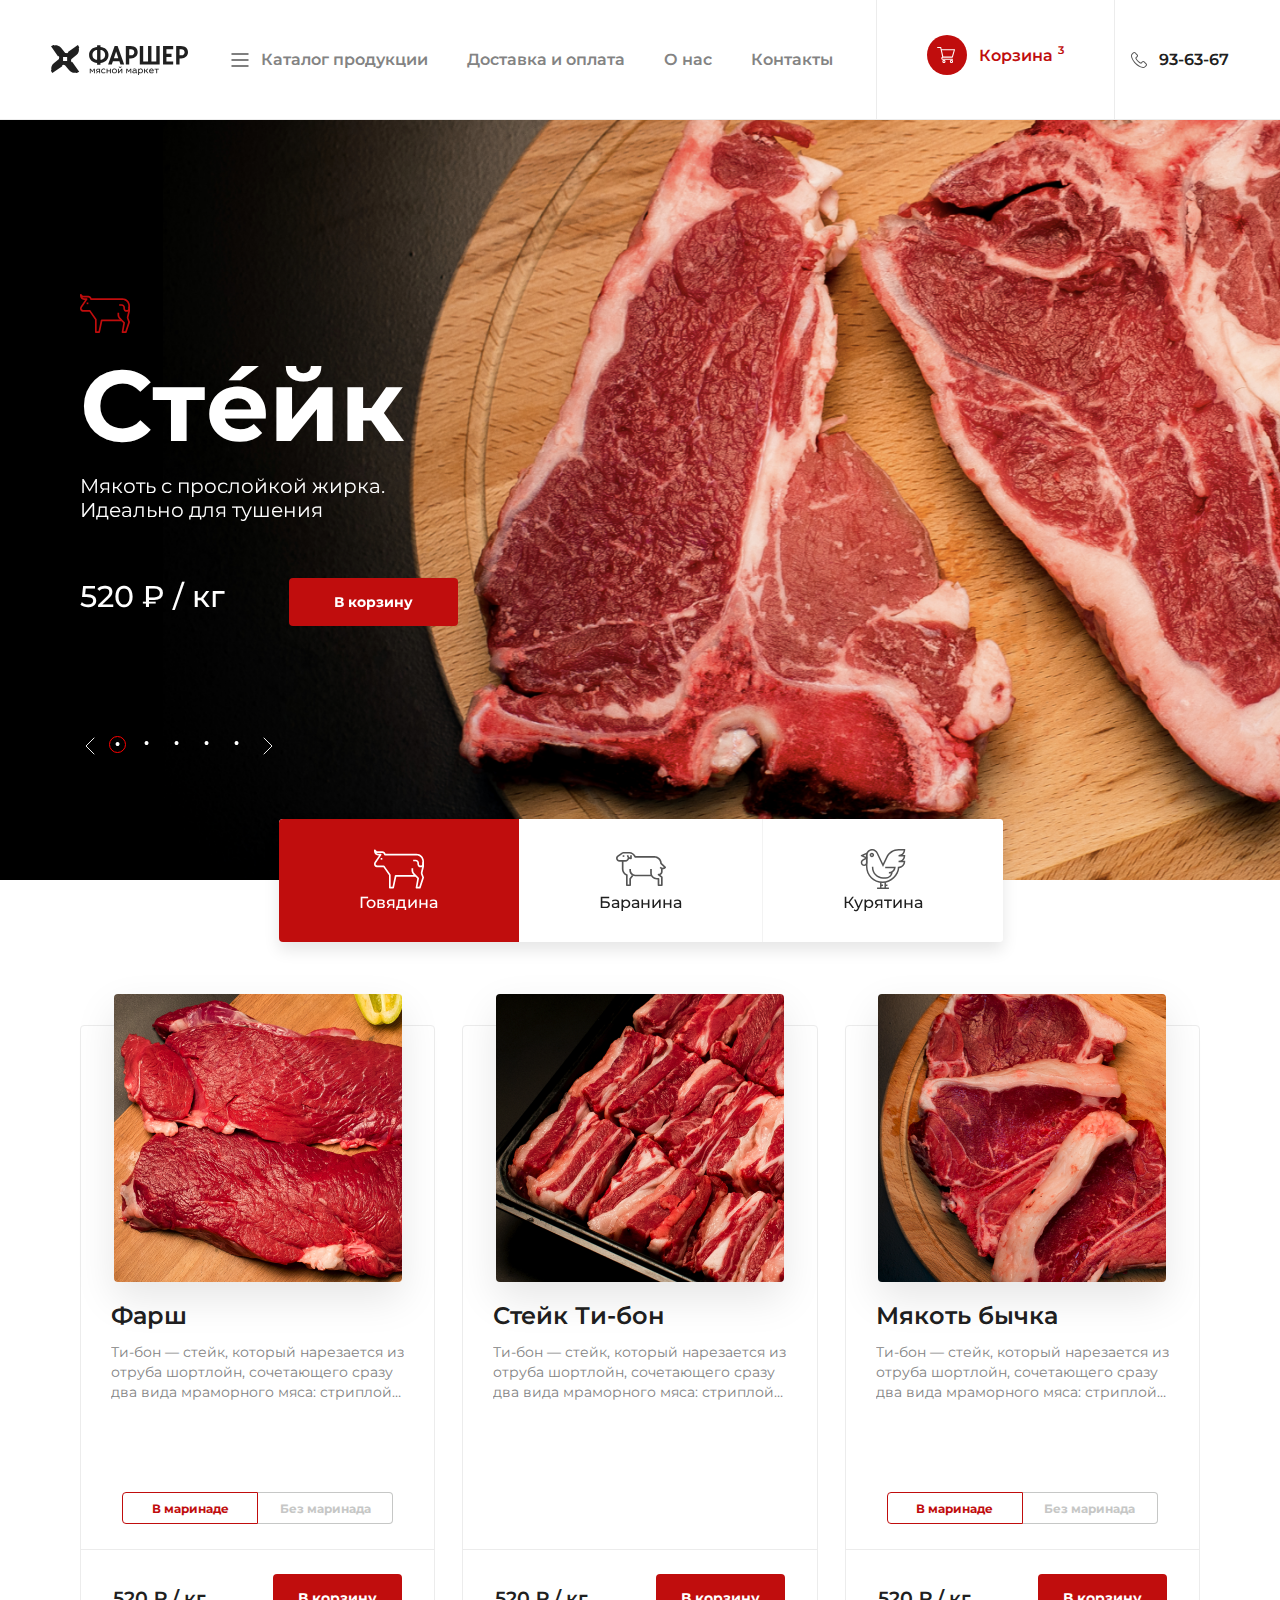
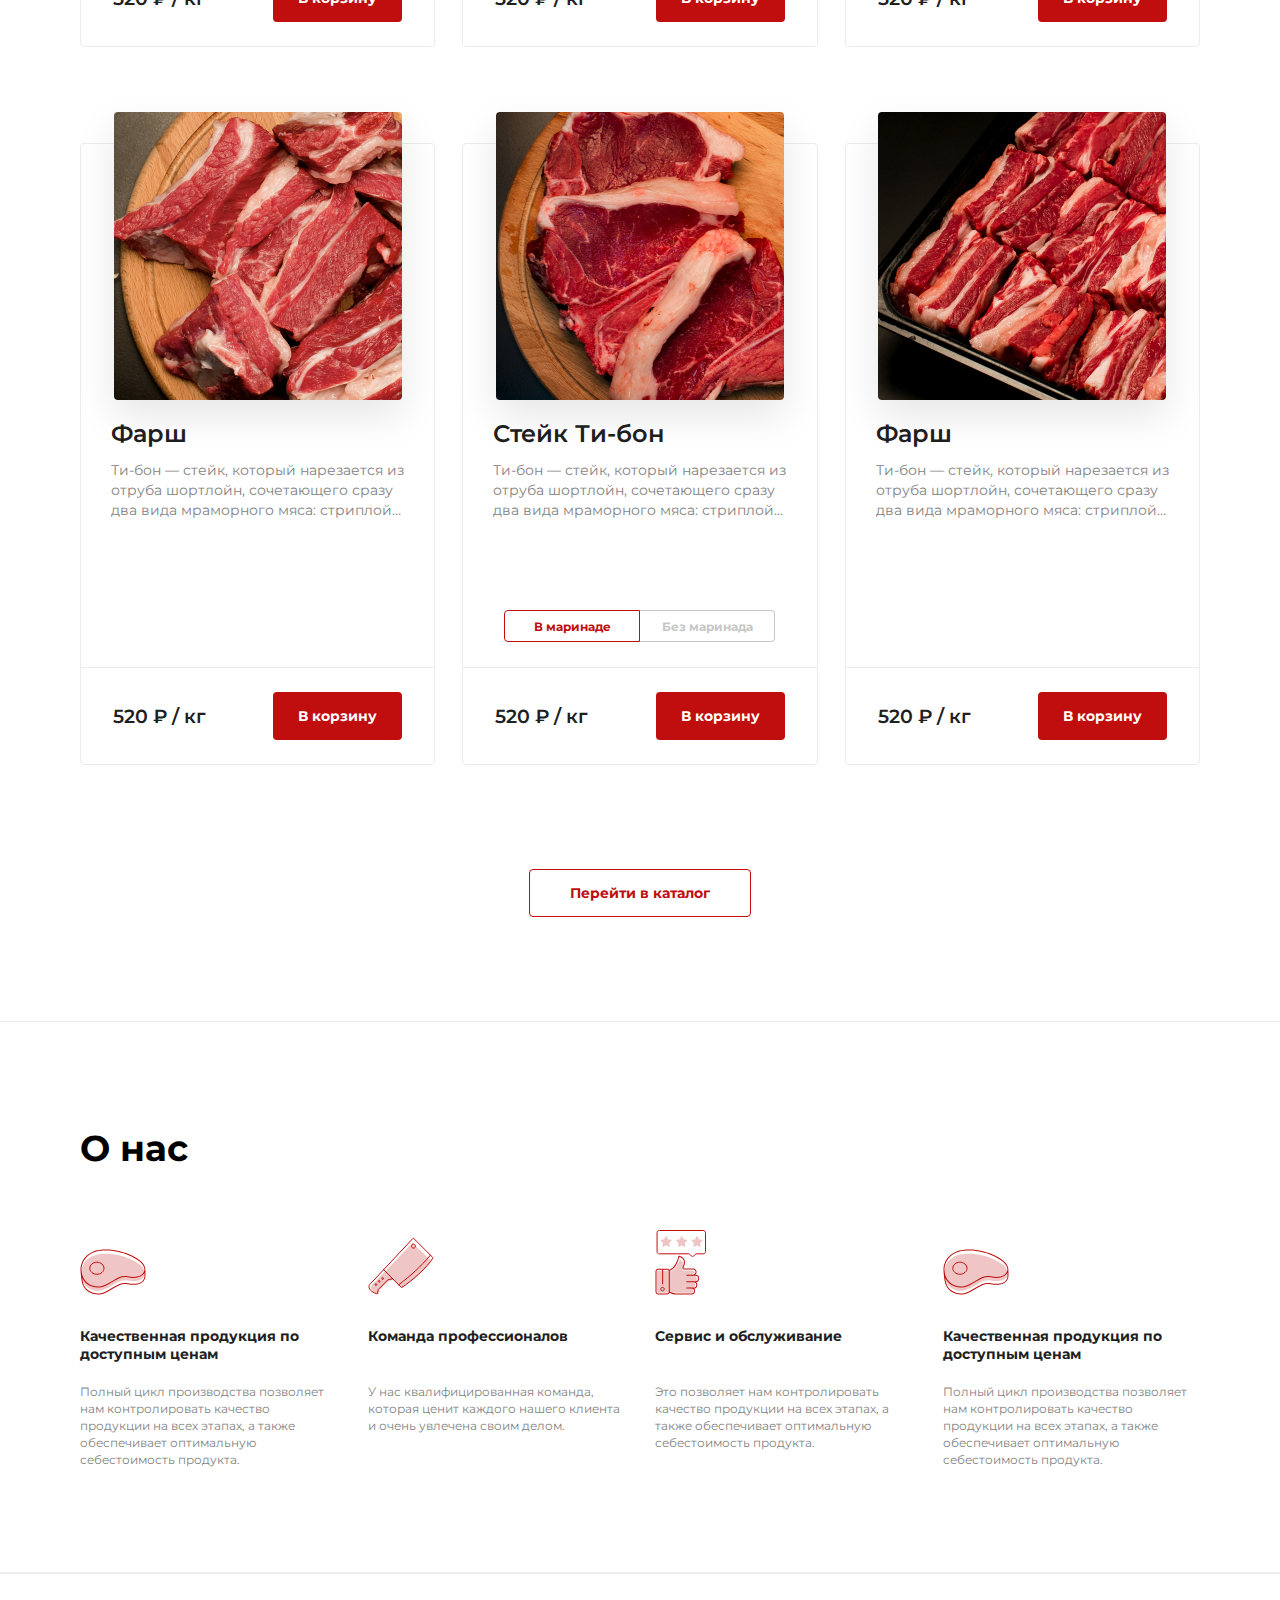
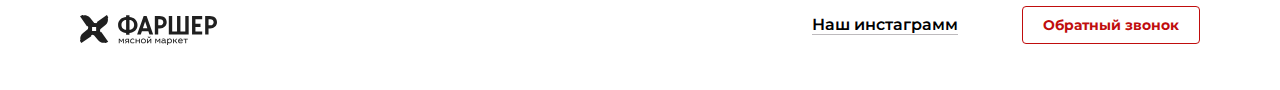
<file: index.html>
<!DOCTYPE html>
<html lang="ru">

<head>
  <meta charset="utf-8">
  <meta name="viewport" content="width=device-width, initial-scale=1, shrink-to-fit=no">
  <meta name="description" content="">
  <meta name="author" content="">
  <title>Фаршер</title>

  <!-- Fonts Google Montserrat -->
  <link href="https://fonts.googleapis.com/css?family=Montserrat:400,500,600,700i&amp;subset=cyrillic" rel="stylesheet">

  <!-- Custom styles for this site -->
  <link href="css/main.css" rel="stylesheet">
  <link href="css/media.css" rel="stylesheet">

  <!-- Slick.js -->
  <link rel="stylesheet" href="libs/slick/slick.css">
  <link rel="stylesheet" href="libs/slick/slick-theme.css">
</head>

<body>
  <header class="header">
    <div class="in_header flex">
      <div class="logo border">
        <a href="index.html">
          <svg width="137" height="30" viewBox="0 0 137 30" fill="none" xmlns="http://www.w3.org/2000/svg">
            <path
              d="M49.4829 17.9285V19.6299H46.0998V17.9285C41.794 17.6648 38.0692 14.6916 38.0692 9.93194C38.0692 5.06168 41.9136 2.19481 46.0998 1.93109V0.22969H49.4829V1.93109C53.6862 2.19481 57.5178 5.06168 57.5178 9.93194C57.5178 14.6916 53.7887 17.6648 49.4829 17.9285ZM46.0998 5.10421C43.8829 5.23607 41.448 6.80561 41.448 9.94896C41.448 13.0923 43.8829 14.6576 46.0998 14.7895V5.10421ZM54.1347 9.93194C54.1347 6.77159 51.7298 5.21906 49.4829 5.0872V14.7724C51.7298 14.6406 54.1347 13.1136 54.1347 9.93194Z"
              fill="#202020" />
            <path
              d="M68.3591 16.2442H61.909L60.8026 19.6129H57.1034L63.6603 1.0889H66.6163L73.1731 19.6129H69.4697L68.3591 16.2442ZM67.3552 13.2965L65.134 6.61421L62.9128 13.2965H67.3552Z"
              fill="#202020" />
            <path
              d="M86.6885 7.29902C86.6885 10.6125 84.0444 13.5091 79.8539 13.5091H78.2136V19.6129H74.8305V1.0889H79.4652C84.4672 1.0889 86.6885 3.98554 86.6885 7.29902ZM83.3054 7.29902C83.3054 5.37644 81.8786 4.245 80.0547 4.245H78.2307V10.353H80.0547C80.4708 10.3695 80.8861 10.3032 81.2762 10.1579C81.6662 10.0126 82.0233 9.79126 82.3264 9.50686C82.6295 9.22246 82.8726 8.8807 83.0414 8.50159C83.2103 8.12249 83.3014 7.71365 83.3096 7.29902H83.3054Z"
              fill="#202020" />
            <path
              d="M108.67 1.0889V19.6129H88.8029V1.0889H92.1817V16.4568H97.0471V1.0889H100.426V16.4568H105.291V1.0889H108.67Z"
              fill="#202020" />
            <path
              d="M115.436 4.25351V8.77074H120.511V11.9311H115.436V16.4568H122.181V19.6129H112.053V1.0889H122.181V4.25351H115.436Z"
              fill="#202020" />
            <path
              d="M136.999 7.29902C136.999 10.6125 134.355 13.5091 130.165 13.5091H128.524V19.6129H125.171V1.0889H129.772C134.778 1.0889 136.999 3.98554 136.999 7.29902ZM133.616 7.29902C133.616 5.37644 132.189 4.245 130.365 4.245H128.542V10.353H130.365C130.781 10.3689 131.196 10.3022 131.586 10.1566C131.975 10.0111 132.332 9.78963 132.634 9.50529C132.937 9.22095 133.18 8.87939 133.348 8.50057C133.517 8.12175 133.608 7.71328 133.616 7.29902Z"
              fill="#202020" />
            <path
              d="M20.7864 17.2395L19.932 15.9932C20.1299 15.4017 20.2351 14.7833 20.2439 14.1599L25.4296 9.98724C26.4172 9.19056 27.1607 8.13423 27.576 6.93807C27.9913 5.74192 28.0616 4.45383 27.779 3.21991L27.9584 3.09655C28.0651 3.02078 28.1449 2.91324 28.1864 2.78942C28.2278 2.6656 28.2287 2.53187 28.189 2.40749C27.9608 1.72889 27.6372 1.0859 27.2279 0.497661L26.8606 0L16.9547 6.87792L17.305 7.37559L16.0235 8.26457C15.4471 8.0748 14.8451 7.97298 14.238 7.96257L10.0476 2.81157C9.24901 1.82738 8.18918 1.086 6.98855 0.671699C5.78793 0.257396 4.49467 0.186783 3.25575 0.467886L3.13188 0.293492C3.05716 0.185651 2.94925 0.104928 2.82442 0.0634966C2.6996 0.0220652 2.56463 0.0221726 2.43988 0.0638026C1.75785 0.287844 1.11188 0.608748 0.521935 1.01659L0.0136156 1.36538L6.92932 11.2293L7.4291 10.8805L8.28341 12.1225C8.0855 12.7155 7.98033 13.3352 7.97159 13.96L2.80724 18.1327C1.81657 18.9264 1.06955 19.9811 0.651191 21.1767C0.232828 22.3724 0.159924 23.6609 0.440775 24.8958L0.261368 25.0191C0.153069 25.0935 0.0720021 25.201 0.0303945 25.3253C-0.011213 25.4496 -0.0111051 25.584 0.0307019 25.7082C0.255392 26.3883 0.579221 27.0317 0.99181 27.618L1.34208 28.1157L11.2607 21.2378L10.9104 20.7401L12.1919 19.8511C12.7689 20.0388 13.3706 20.1406 13.9774 20.1531L18.1679 25.3084C18.9676 26.291 20.0277 27.031 21.2281 27.4445C22.4285 27.8579 23.7212 27.9284 24.9597 27.6478L25.0836 27.8265C25.1597 27.9327 25.2677 28.0122 25.392 28.0535C25.5164 28.0948 25.6507 28.0957 25.7756 28.0561C26.4571 27.8289 27.1028 27.5067 27.6935 27.0991L28.2061 26.7546L21.2861 16.8907L20.7864 17.2395ZM16.1389 16.0783H12.0766V12.0374H16.1389V16.0783Z"
              fill="#202020" />
            <path
              d="M41.3413 25.9464L42.8363 23.6878H43.8316V28.239H42.9773V24.8703H42.8961L41.5249 26.9162H41.0978L39.7351 24.8703H39.6454V28.239H38.7911V23.6835H39.8035L41.3413 25.9464Z"
              fill="#202020" />
            <path
              d="M48.1758 26.5674C47.7925 26.7454 47.3769 26.8439 46.9541 26.8567L45.9161 28.239H44.8653L46.1468 26.6865C45.8436 26.605 45.5781 26.4217 45.395 26.1676C45.2066 25.9114 45.1089 25.6003 45.1173 25.2829C45.1133 25.0589 45.1585 24.8368 45.2498 24.6321C45.3471 24.4314 45.4941 24.2587 45.6769 24.1302C45.8682 23.9788 46.0873 23.8661 46.3219 23.7984C46.5995 23.7186 46.8874 23.6799 47.1763 23.6835H49.0814V28.239H48.2271L48.1758 26.5674ZM47.1891 24.4151C46.8696 24.3922 46.5514 24.4744 46.2835 24.6491C46.1848 24.722 46.1055 24.8179 46.0526 24.9284C45.9997 25.0389 45.9749 25.1606 45.9802 25.2829C45.9714 25.4038 45.993 25.5251 46.0429 25.6357C46.0929 25.7464 46.1697 25.8429 46.2664 25.9166C46.4877 26.0873 46.7646 26.1706 47.0438 26.1506C47.4413 26.1556 47.8327 26.0527 48.1758 25.8528V24.4151H47.1891Z"
              fill="#202020" />
            <path
              d="M53.4085 24.4704C53.1558 24.3767 52.8879 24.3305 52.6183 24.3343C52.4096 24.3337 52.2025 24.3712 52.0074 24.4449C51.8151 24.512 51.6395 24.6191 51.4921 24.7592C51.3448 24.8994 51.2292 25.0692 51.1531 25.2573C51.0679 25.4696 51.0258 25.6966 51.0292 25.9251C51.0082 26.3678 51.1614 26.8012 51.4564 27.1331C51.6087 27.2845 51.7912 27.4024 51.992 27.4793C52.1928 27.5562 52.4076 27.5904 52.6225 27.5798C52.891 27.5775 53.157 27.5285 53.4085 27.4351C53.6453 27.3386 53.8592 27.1937 54.0364 27.0098L54.5661 27.5542C54.328 27.8265 54.0256 28.0355 53.6862 28.1625C52.9955 28.4078 52.241 28.4078 51.5504 28.1625C51.2653 28.0492 51.0086 27.8749 50.7986 27.6521C50.5855 27.4398 50.426 27.1804 50.333 26.8949C50.2238 26.5979 50.1688 26.2839 50.1706 25.9677C50.1638 25.6298 50.2309 25.2946 50.3671 24.9851C50.473 24.7079 50.636 24.4558 50.8455 24.245C51.0663 24.0343 51.3279 23.8707 51.6144 23.7644C51.9182 23.6479 52.2415 23.5902 52.567 23.5942C52.9339 23.5862 53.299 23.6468 53.6434 23.7729C53.9488 23.878 54.2253 24.0528 54.4508 24.2833L53.9681 24.8533C53.8054 24.6942 53.616 24.5646 53.4085 24.4704Z"
              fill="#202020" />
            <path
              d="M56.484 25.5508H58.9616V23.6835H59.8501V28.239H58.9616V26.2994H56.484V28.239H55.5956V23.6835H56.484V25.5508Z"
              fill="#202020" />
            <path
              d="M64.4121 23.7558C64.7059 23.8643 64.9747 24.0307 65.2024 24.245C65.4246 24.4596 65.598 24.7193 65.7107 25.0064C65.8308 25.3142 65.8916 25.6417 65.8901 25.9719C65.8918 26.2961 65.8279 26.6172 65.7021 26.9162C65.5832 27.2011 65.409 27.4598 65.1895 27.6776C64.9642 27.8949 64.6968 28.0642 64.4036 28.1752C64.086 28.2964 63.7484 28.357 63.4083 28.3539C63.0609 28.362 62.7153 28.3013 62.3917 28.1752C62.0994 28.0702 61.8319 27.9066 61.6057 27.6946C61.3826 27.4773 61.2092 27.2147 61.0974 26.9247C60.9773 26.6184 60.9164 26.2922 60.918 25.9634C60.9172 25.6388 60.9781 25.317 61.0974 25.0149C61.215 24.7237 61.3942 24.4611 61.6228 24.245C61.8431 24.0225 62.11 23.8512 62.4045 23.7431C62.7253 23.6228 63.0655 23.5623 63.4083 23.5644C63.7522 23.5625 64.0932 23.6275 64.4121 23.7558ZM62.7334 24.4364C62.5464 24.515 62.3766 24.6291 62.2336 24.7724C62.0888 24.9231 61.9781 25.103 61.909 25.2999C61.8286 25.5118 61.7895 25.737 61.7936 25.9634C61.7895 26.1913 61.8286 26.4179 61.909 26.6312C61.9827 26.8233 62.093 26.9995 62.2336 27.1502C62.3811 27.2931 62.5533 27.4084 62.7419 27.4904C63.1743 27.6436 63.6465 27.6436 64.0789 27.4904C64.2668 27.4093 64.4378 27.2939 64.583 27.1502C64.7266 27.0026 64.836 26.8255 64.9034 26.6312C64.9852 26.4181 65.0258 26.1915 65.023 25.9634C65.0268 25.7394 64.9862 25.5168 64.9034 25.3084C64.8304 25.1181 64.7217 24.9434 64.583 24.7937C64.4392 24.6422 64.2644 24.5233 64.0704 24.4449C63.8601 24.3599 63.6352 24.3165 63.4083 24.3173C63.1782 24.3187 62.95 24.359 62.7334 24.4364Z"
              fill="#202020" />
            <path
              d="M70.4222 24.9724L67.7952 28.239H66.9793V23.6835H67.8337V27.0055L70.4949 23.6835H71.2808V28.239H70.4265L70.4222 24.9724ZM68.6709 22.0247C68.7296 22.0826 68.7999 22.1276 68.8771 22.1569C68.9543 22.1862 69.0369 22.1991 69.1194 22.1948C69.202 22.1999 69.2848 22.1874 69.3621 22.158C69.4395 22.1287 69.5097 22.0832 69.5679 22.0247C69.6321 21.9657 69.6832 21.894 69.7178 21.8141C69.7523 21.7342 69.7697 21.648 69.7687 21.561H70.4949C70.4891 21.7515 70.447 21.9391 70.371 22.114C70.3025 22.272 70.2055 22.4162 70.0848 22.5393C69.9593 22.6487 69.8144 22.7338 69.6576 22.7903C69.4913 22.8533 69.3144 22.8836 69.1365 22.8796C68.9572 22.8836 68.7789 22.8533 68.6111 22.7903C68.4504 22.7423 68.3039 22.6561 68.1839 22.5393C68.0567 22.4216 67.9587 22.276 67.8977 22.114C67.8221 21.9395 67.7843 21.7511 67.7867 21.561H68.4872C68.4838 21.6468 68.4983 21.7323 68.5299 21.8122C68.5616 21.892 68.6096 21.9644 68.6709 22.0247Z"
              fill="#202020" />
            <path
              d="M77.7865 25.9464L79.2815 23.6878H80.2811V28.239H79.4268V24.8703H79.3456L77.9744 26.9162H77.5473L76.1803 24.8703H76.0906V28.239H75.2577V23.6835H76.2701L77.7865 25.9464Z"
              fill="#202020" />
            <path
              d="M82.5578 23.7006C82.8734 23.6134 83.2 23.5718 83.5275 23.5772C84.0902 23.5293 84.6495 23.7017 85.0866 24.0578C85.2569 24.2373 85.3887 24.4494 85.4739 24.6812C85.559 24.913 85.5959 25.1597 85.5821 25.4062V27.0778C85.5692 27.2264 85.6036 27.3752 85.6804 27.5032C85.7135 27.5392 85.7537 27.5681 85.7985 27.5878C85.8434 27.6076 85.8919 27.6179 85.9409 27.618C86.0052 27.6188 86.069 27.6073 86.1289 27.584L86.21 28.2433C86.0668 28.3083 85.9103 28.3389 85.753 28.3326C85.5497 28.3417 85.3494 28.2817 85.1849 28.1625C85.0947 28.0895 85.0211 27.9983 84.9688 27.8949C84.9166 27.7915 84.8868 27.6783 84.8816 27.5627C84.6746 27.8314 84.4039 28.0447 84.0938 28.1835C83.7837 28.3223 83.4438 28.3823 83.1046 28.3581C82.6442 28.3847 82.1895 28.2458 81.8231 27.9668C81.6642 27.8269 81.5395 27.6525 81.4588 27.4571C81.3781 27.2617 81.3435 27.0505 81.3575 26.8396C81.3518 26.6286 81.3987 26.4194 81.4941 26.2308C81.5896 26.0423 81.7305 25.8802 81.9043 25.7593C82.3493 25.4763 82.8722 25.3395 83.3993 25.3679C83.6401 25.365 83.8805 25.3864 84.117 25.4317C84.3262 25.4726 84.533 25.5251 84.7363 25.5891V25.3424C84.7457 25.2051 84.725 25.0674 84.6756 24.9388C84.6262 24.8103 84.5492 24.694 84.4501 24.598C84.1919 24.4082 83.8729 24.319 83.5531 24.3471C83.0113 24.3485 82.4783 24.4845 82.0025 24.7427L81.6523 24.1174C81.9302 23.9318 82.2358 23.7912 82.5578 23.7006ZM83.4122 26.0613C83.0925 26.0332 82.7721 26.1077 82.498 26.2739C82.4144 26.3442 82.3472 26.4318 82.3011 26.5306C82.255 26.6294 82.2311 26.7371 82.2311 26.846C82.2311 26.955 82.255 27.0626 82.3011 27.1614C82.3472 27.2602 82.4144 27.3478 82.498 27.4181C82.7312 27.556 83.0005 27.6211 83.2712 27.6053C83.465 27.6074 83.658 27.5801 83.8436 27.5245C84.0093 27.4625 84.1671 27.3811 84.3135 27.282C84.4404 27.1816 84.5464 27.0573 84.6253 26.9162C84.7057 26.7751 84.7456 26.6147 84.7406 26.4526V26.2569C84.318 26.1171 83.8744 26.0509 83.4292 26.0613H83.4122Z"
              fill="#202020" />
            <path
              d="M87.9571 24.513C88.1342 24.2047 88.3967 23.9537 88.7132 23.7899C89.0326 23.6419 89.3819 23.5691 89.7341 23.5772C90.0379 23.5742 90.3395 23.6291 90.6226 23.7388C90.8823 23.8453 91.1177 24.003 91.3146 24.2025C91.5013 24.4179 91.6461 24.666 91.7418 24.9341C91.8441 25.2486 91.8946 25.5775 91.8913 25.9081C91.9031 26.2706 91.8331 26.6311 91.6862 26.963C91.5685 27.2433 91.3939 27.4965 91.1734 27.7065C90.9529 27.9166 90.6912 28.0791 90.4047 28.1838C90.1184 28.2926 89.8142 28.3474 89.5077 28.3454C89.2411 28.3484 88.9753 28.3155 88.7175 28.2476C88.4694 28.1774 88.2353 28.0652 88.0255 27.9158V30H87.1712V23.6835H87.8589L87.9571 24.513ZM89.4479 27.5883C89.6687 27.5911 89.8878 27.5506 90.0929 27.4692C90.2811 27.3952 90.4503 27.2804 90.5884 27.1331C90.7283 26.9763 90.837 26.7944 90.9088 26.5972C90.9912 26.3681 91.0303 26.1259 91.0241 25.8826C91.0243 25.671 90.9941 25.4604 90.9344 25.2573C90.8736 25.0753 90.7762 24.9074 90.6482 24.7639C90.5237 24.6265 90.3707 24.5176 90.1997 24.4449C90.0146 24.3619 89.8132 24.3212 89.6102 24.3258C89.2591 24.3175 88.9152 24.4252 88.632 24.6321C88.3611 24.8575 88.156 25.1513 88.0383 25.4828V27.1076C88.435 27.4311 88.9353 27.6017 89.4479 27.5883Z"
              fill="#202020" />
            <path
              d="M93.8775 25.4785L94.7319 25.3977L96.1458 23.6963H97.2307L95.4751 25.7507L97.4486 28.2518H96.3807L94.7831 26.2059H93.8775V28.2518H93.0232V23.6835H93.8775V25.4785Z"
              fill="#202020" />
            <path
              d="M99.4947 27.2225C99.8147 27.4666 100.211 27.5901 100.614 27.5712C100.903 27.5708 101.19 27.5307 101.468 27.4522C101.737 27.3633 101.99 27.2342 102.22 27.0693L102.617 27.6861C102.335 27.9105 102.018 28.0859 101.677 28.205C101.326 28.2988 100.964 28.346 100.601 28.3454C100.248 28.3522 99.8969 28.2975 99.563 28.1838C99.2741 28.0836 99.0101 27.9227 98.789 27.7121C98.5679 27.5015 98.3949 27.246 98.2816 26.963C98.1648 26.6458 98.1083 26.3097 98.115 25.9719C98.1113 25.6443 98.1723 25.3192 98.2944 25.0149C98.4061 24.7246 98.578 24.4609 98.7988 24.2411C99.0195 24.0212 99.2843 23.8501 99.5759 23.7388C99.8996 23.6186 100.243 23.558 100.588 23.5602C100.888 23.5578 101.187 23.6097 101.468 23.7133C101.723 23.8033 101.955 23.9486 102.147 24.1387C102.335 24.329 102.481 24.5565 102.575 24.8065C102.683 25.0771 102.738 25.3659 102.737 25.6572C102.737 25.755 102.737 25.8443 102.737 25.9422C102.727 26.0325 102.712 26.122 102.69 26.2101H99.0035C99.0133 26.403 99.0619 26.5919 99.1462 26.7658C99.2306 26.9396 99.3491 27.0949 99.4947 27.2225ZM101.541 24.6704C101.409 24.5515 101.254 24.4608 101.086 24.4038C100.918 24.3467 100.74 24.3245 100.563 24.3386C100.194 24.3275 99.8328 24.4448 99.5417 24.6704C99.2778 24.9003 99.1063 25.2176 99.059 25.5636H101.891C101.895 25.2318 101.77 24.9114 101.541 24.6704Z"
              fill="#202020" />
            <path d="M107.82 24.4364H106.133V28.239H105.253V24.4364H103.544V23.6835H107.816L107.82 24.4364Z"
              fill="#202020" />
          </svg>
        </a>
        <a href="#" class="menu-btn">
          <span></span>
        </a>
      </div>
      <div class="center flex nav_cart">
        <div class="header_nav center">
          <nav class="header_nav-menu flex">
            <ul class="header_list flex">
              <li id="has_mega_menu" class="item border-bottom">
                <a href="#" id="catalog_open">
                  <svg width="18" height="14" viewBox="0 0 18 14" fill="none" xmlns="http://www.w3.org/2000/svg">
                    <path
                      d="M0.998535 0.25C0.584322 0.25 0.248535 0.585786 0.248535 1C0.248535 1.41421 0.584322 1.75 0.998535 1.75V0.25ZM16.9985 1.75C17.4127 1.75 17.7485 1.41421 17.7485 1C17.7485 0.585786 17.4127 0.25 16.9985 0.25V1.75ZM0.998535 6.25C0.584322 6.25 0.248535 6.58579 0.248535 7C0.248535 7.41421 0.584322 7.75 0.998535 7.75V6.25ZM16.9985 7.75C17.4127 7.75 17.7485 7.41421 17.7485 7C17.7485 6.58579 17.4127 6.25 16.9985 6.25V7.75ZM0.998535 12.25C0.584322 12.25 0.248535 12.5858 0.248535 13C0.248535 13.4142 0.584322 13.75 0.998535 13.75V12.25ZM16.9985 13.75C17.4127 13.75 17.7485 13.4142 17.7485 13C17.7485 12.5858 17.4127 12.25 16.9985 12.25V13.75ZM0.998535 1.75H16.9985V0.25H0.998535V1.75ZM0.998535 7.75H16.9985V6.25H0.998535V7.75ZM0.998535 13.75H16.9985V12.25H0.998535V13.75Z"
                      fill="#555555" />
                  </svg>
                  Каталог продукции</a>
                <div class="dropdown">
                  <div class="dropdown_list center flex">
                    <ul class="dropdown_item">
                      <li class="dropdown_item_catalog">
                        <svg width="26" height="20" viewBox="0 0 26 20" fill="none" xmlns="http://www.w3.org/2000/svg">
                          <path d="M4.33325 4.34794H3.46659V5.21752H4.33325V4.34794Z" fill="#C00D0D" />
                          <path
                            d="M25.969 14.1866L25.31 12.534C25.2081 12.2783 25.189 12.0018 25.2545 11.7362L25.9864 8.80141C25.9951 8.76707 25.9994 8.7314 25.9994 8.69573V7.3914H25.1327V8.64224L24.413 11.5253C24.3029 11.9709 24.3345 12.4313 24.5048 12.857L25.1045 14.3613L23.5203 19.1304H22.6186L23.3916 14.8605C23.4176 14.72 23.3725 14.5761 23.272 14.4752L21.001 12.1966C20.591 11.7861 20.3653 11.2392 20.3657 10.6566V9.56526H19.4991V10.6566C19.4986 11.4718 19.815 12.2374 20.3887 12.8122L22.4989 14.9295L21.673 19.4878C21.6496 19.6148 21.6843 19.7447 21.7666 19.8439C21.8489 19.9426 21.9707 20 22.0994 20H23.8327C24.0194 20 24.185 19.8804 24.2443 19.703L25.9776 14.4857C26.0102 14.3879 26.0072 14.2822 25.969 14.1866Z"
                            fill="#C00D0D" />
                          <path
                            d="M22.0994 2.17405H6.01189C5.81862 1.42492 5.13919 0.86971 4.33321 0.86971H1.47937L0.739661 0.127563C0.615707 0.00278437 0.428989 -0.0341549 0.267356 0.0332018C0.105724 0.10061 0 0.259321 0 0.434948V0.917553C0 2.08972 0.950702 3.04362 2.11895 3.04362H2.63416L0.316308 6.36489C-0.0728185 6.9253 -0.104454 7.66969 0.2409 8.26968C0.570208 8.81404 1.18642 9.13926 1.7939 9.131H4.70974C4.86228 9.13273 5.00396 9.21578 5.10278 9.38316L7.7998 13.1827V19.5652C7.7998 19.8057 7.99393 20 8.23311 20H9.96638C10.1709 20 10.3473 19.857 10.3902 19.6565L11.6169 13.9131H21.6661V13.0436H11.2664C11.0619 13.0436 10.8855 13.1866 10.8426 13.387L9.61585 19.1304H8.66641V13.0436C8.66641 12.9531 8.63823 12.8649 8.58582 12.7914L5.83076 8.91319C5.60194 8.51582 5.176 8.26622 4.71451 8.26102H1.78527C1.46201 8.27539 1.15047 8.09798 0.986248 7.82626C0.813343 7.52539 0.829389 7.14668 1.02657 6.86278L3.8215 2.85847C3.91422 2.72543 3.92549 2.55195 3.85095 2.40801C3.7764 2.26453 3.62823 2.1741 3.4666 2.1741H2.11895C1.7285 2.1741 1.37969 1.99409 1.14961 1.71238C1.19729 1.73022 1.24797 1.73934 1.29997 1.73934H4.33321C4.81115 1.73934 5.19987 2.12931 5.19987 2.60891C5.19987 2.84889 5.394 3.04367 5.63317 3.04367H22.0994C23.7716 3.04367 25.1327 4.4089 25.1327 6.08711V7.44795H25.9993V6.08711C25.9993 3.9297 24.25 2.17405 22.0994 2.17405Z"
                            fill="#C00D0D" />
                          <path
                            d="M25.1327 6.52188L25.1327 7.3914C25.1327 7.87094 24.744 8.26103 24.266 8.26103C23.788 8.26103 23.3993 7.87105 23.3993 7.39145V6.95669C23.3993 5.99754 22.622 5.21759 21.6661 5.21759H20.3661V6.08717H21.6661C22.144 6.08717 22.5327 6.47714 22.5327 6.95674V7.3915C22.5327 8.35065 23.3101 9.1306 24.266 9.1306C25.2219 9.1306 25.9994 8.35054 25.9994 7.3914L25.9993 6.52183L25.1327 6.52188Z"
                            fill="#C00D0D" />
                        </svg>
                        <a href="#">Говядина</a>
                        <a class="dropdown-item_toggle menu-plus_minus menu-plus_minus_active"
                          href="#"><span></span></a>
                      </li>
                      <ul class="list_item">
                        <li><a href="catalog.html#cat_meat">Мякоть</a></li>
                        <li><a href="catalog.html#cat_meat_dice">Мякоть на кости</a></li>
                        <li><a href="catalog.html">Стейки</a></li>
                        <li><a href="catalog.html">Фарш</a></li>
                      </ul>
                    </ul>
                    <ul class="dropdown_item">
                      <li class="dropdown_item_catalog">
                        <svg width="30" height="20" viewBox="0 0 30 20" fill="none" xmlns="http://www.w3.org/2000/svg">
                          <path
                            d="M29.8534 8.71126L27.4949 6.46511C27.3844 4.1952 25.4099 2.38141 22.9999 2.38141H11.8234C11.1034 1.00477 9.56097 0.000502065 8.10498 0.000502065H4.53149C4.08799 -0.0094865 3.64801 0.130019 3.27999 0.378561L0.899513 1.9928C0.332035 2.37851 -0.00446689 3.00516 4.48e-05 3.66658C4.48e-05 4.79563 0.964551 5.71413 2.15001 5.71413H5.49998C6.87845 5.71413 7.99998 4.64608 7.99998 3.33322H6.99997C6.99997 4.12081 6.32696 4.76175 5.49998 4.76175H2.15001C1.51603 4.76175 1 4.27036 1 3.66368C0.997481 3.30895 1.17701 2.97464 1.48 2.7694L3.86 1.15516C4.05653 1.02229 4.27948 0.930387 4.53002 0.952764H8.10498C9.25898 0.952764 10.546 1.86702 11.0355 3.03412C11.1115 3.21509 11.2955 3.33361 11.4999 3.33361H22.9999C24.9294 3.33361 26.4999 4.82883 26.4999 6.66684C26.4999 6.793 26.5529 6.91398 26.6463 7.00304L28.7418 8.99869C28.3093 9.23345 27.5933 9.41442 26.8534 8.71059L26.1464 9.38389C26.7499 9.95865 27.3748 10.1634 27.9479 10.1634C28.7664 10.1634 29.4759 9.74343 29.8534 9.38434C30.0489 9.19841 30.0489 8.89747 29.8534 8.71126Z"
                            fill="#C00D0D" />
                          <path d="M5 1.90481H3.99998V2.85719H5V1.90481Z" fill="#C00D0D" />
                          <path
                            d="M9.59999 13.5235L8.1 15.4282C8.03502 15.5106 7.99998 15.6106 7.99998 15.7139V19.0471H6.99997V13.533C6.99997 13.3392 6.87645 13.1644 6.68749 13.0916C5.358 12.5797 4.49949 11.3659 4.50002 9.99977V5.23802H3.50001V9.99977C3.49948 11.6469 4.47002 13.1211 6.00001 13.8411V19.5238C6.00001 19.7871 6.22402 19.9999 6.49999 19.9999H8.49996C8.77594 19.9999 8.99994 19.7866 8.99994 19.5238V15.8729L10.3999 14.0944L9.59999 13.5235Z"
                            fill="#C00D0D" />
                          <path
                            d="M27.9994 11.4288V9.52412H26.9994V11.4288C26.9994 12.2164 26.3264 12.8573 25.4994 12.8573C25.2844 12.8573 25.0934 12.9888 25.0254 13.1831C24.9573 13.3774 25.0273 13.5916 25.1998 13.7145L26.9998 15.0001V19.0476H25.9998V15.7144C25.9998 15.4511 25.7764 15.2382 25.4998 15.2382H24.4998C22.8453 15.2382 21.4999 13.9569 21.4999 12.3812V10.0003H20.4998V12.3812C20.4998 14.4816 22.2943 16.1906 24.4998 16.1906H24.9998V19.5238C24.9998 19.7872 25.2233 20 25.4998 20H27.4998C27.7763 20 27.9997 19.7867 27.9987 19.5238V14.7621C27.9987 14.6121 27.9247 14.4707 27.7988 14.3811L26.6347 13.5497C27.4444 13.1549 27.9994 12.3521 27.9994 11.4288Z"
                            fill="#C00D0D" />
                          <path
                            d="M11.4999 13.3335C10.1215 13.3335 8.99994 12.2655 8.99994 10.9526V10.0002H7.99993V10.9526C7.99993 12.7902 9.56994 14.2858 11.4999 14.2858H20.9998V13.3335L11.4999 13.3335Z"
                            fill="#C00D0D" />
                          <path
                            d="M8.49996 1.90526V3.25238C7.91795 3.05573 7.49995 2.52623 7.49995 1.90526H6.49993C6.49993 3.21806 7.62141 4.28617 8.99994 4.28617C9.27591 4.28617 9.49992 4.07283 9.49992 3.81001V1.90532L8.49996 1.90526Z"
                            fill="#C00D0D" />
                        </svg>
                        <a href="#">Баранина</a>
                        <a class="dropdown-item_toggle menu-plus_minus menu-plus_minus_active"
                          href="#"><span></span></a>
                      </li>
                      <ul class="list_item">
                        <li><a href="catalog.html#cat_meat">Мякоть</a></li>
                        <li><a href="catalog.html#cat_meat_dice">Мякоть на кости</a></li>
                        <li><a href="catalog.html">Стейки</a></li>
                        <li><a href="catalog.html">Фарш</a></li>
                      </ul>
                    </ul>
                    <ul class="dropdown_item">
                      <li class="dropdown_item_catalog">
                        <svg width="23" height="20" viewBox="0 0 23 20" fill="none" xmlns="http://www.w3.org/2000/svg">
                          <path
                            d="M3.27751 1.91804C3.17055 1.84953 3.03448 1.83768 2.91567 1.88693L0.232354 2.99773C0.0912999 3.05587 6.38095e-05 3.1899 6.38095e-05 3.33799C6.38095e-05 3.48609 0.0912999 3.62012 0.232354 3.67826L2.91567 4.78906C2.96396 4.80906 3.01535 4.81904 3.06669 4.81904C3.14068 4.81904 3.21426 4.7983 3.27751 4.75795C3.38523 4.68944 3.45001 4.57319 3.45001 4.44879V2.2272C3.45001 2.1028 3.38523 1.98655 3.27751 1.91804ZM2.68338 3.88714L1.35666 3.33804L2.68338 2.78858V3.88714Z"
                            fill="#C00D0D" />
                          <path
                            d="M5.75 1.85693C5.11597 1.85693 4.6 2.35532 4.6 2.96773C4.6 3.58014 5.11597 4.07853 5.75 4.07853C6.38402 4.07853 6.89999 3.58014 6.89999 2.96773C6.89999 2.35532 6.38407 1.85693 5.75 1.85693ZM5.75 3.33802C5.53878 3.33802 5.36668 3.17179 5.36668 2.96777C5.36668 2.76375 5.53878 2.59752 5.75 2.59752C5.96122 2.59752 6.13331 2.76375 6.13331 2.96777C6.13331 3.17179 5.96122 3.33802 5.75 3.33802Z"
                            fill="#C00D0D" />
                          <path d="M10.7334 16.6676H9.96667V19.6297H10.7334V16.6676Z" fill="#C00D0D" />
                          <path d="M14.5667 19.2595H8.43335V20H14.5667V19.2595Z" fill="#C00D0D" />
                          <path d="M13.0334 16.6676H12.2667V19.6297H13.0334V16.6676Z" fill="#C00D0D" />
                          <path d="M11.5 17.7784H10.35V18.5189H11.5V17.7784Z" fill="#C00D0D" />
                          <path d="M13.8 17.7784H12.65V18.5189H13.8V17.7784Z" fill="#C00D0D" />
                          <path
                            d="M3.25914 4.12852C3.14108 4.06226 2.99504 4.06187 2.87618 4.12778L0.866378 5.23897C0.340435 5.5322 0.0084628 6.07875 6.24286e-05 6.67042V6.84146C-0.00380084 7.28652 0.171753 7.70602 0.49492 8.02373C0.818088 8.34104 1.2497 8.51803 1.71351 8.52172H1.72501C2.67646 8.52172 3.45001 7.77453 3.45001 6.85552L3.45001 4.44879C3.45001 4.31701 3.37719 4.19482 3.25914 4.12852ZM2.68337 6.85552C2.68337 7.36614 2.25365 7.78117 1.72506 7.78117V8.15142L1.71702 7.78117C1.46096 7.77896 1.22135 7.68081 1.04157 7.5046C0.862156 7.32835 0.764406 7.09508 0.766742 6.84481V6.67558C0.771324 6.34864 0.956491 6.0439 1.24857 5.88097L2.68337 5.08749V6.85552Z"
                            fill="#C00D0D" />
                          <path
                            d="M23 0.3759V0.00564899H19.55C19.5496 0.00564899 19.5496 0.00564899 19.5488 0.00564899C16.841 0.00564899 14.3381 1.53187 13.1744 3.89344L11.4999 7.29026L8.82471 1.86658C8.33098 0.817268 7.28601 0.10484 6.08848 0.00638656C5.23174 -0.0462027 4.40989 0.227418 3.76819 0.774311C3.12648 1.32155 2.74352 2.07728 2.68988 2.90149C2.6853 2.96774 2.68337 3.03439 2.68337 3.10104V8.70722C2.68607 13.2982 6.55464 17.0356 11.3083 17.0378C15.9283 17.0378 19.6784 13.0604 19.9211 9.61326C21.6495 9.43405 23 8.01666 23 6.30013V5.92988H21.7162C22.4986 5.31855 23 4.38366 23 3.33804V2.96779H21.7162C22.4986 2.35646 23 1.42152 23 0.3759ZM22.2061 3.70829C22.0194 4.96275 20.8997 5.92988 19.55 5.92988V6.67043H22.2061C22.0194 7.92489 20.8997 8.89202 19.55 8.89202H19.1666V9.26227C19.1666 12.4292 15.5403 16.2973 11.3083 16.2973C6.97744 16.2951 3.45194 12.8901 3.45005 8.70687V3.10104C3.45005 3.05032 3.45158 2.99994 3.45504 2.94848C3.49569 2.32049 3.78701 1.74587 4.27535 1.32967C4.72538 0.946441 5.29234 0.740206 5.88036 0.740206C5.93058 0.740206 5.98117 0.741682 6.03215 0.744632C6.94487 0.819785 7.74758 1.36707 8.12973 2.17903L11.5004 9.0123L13.8667 4.21179C14.9044 2.10644 17.1346 0.746108 19.5488 0.746108C19.5492 0.746108 19.5496 0.746108 19.55 0.746108H22.2061C22.0194 2.00057 20.8997 2.9677 19.55 2.9677V3.70825L22.2061 3.70829Z"
                            fill="#C00D0D" />
                          <path
                            d="M12.65 8.89201V9.63255H17.1549C16.8015 10.7122 15.7496 11.4824 14.5467 11.4839L14.5394 12.2244C14.5421 12.2244 14.5444 12.2244 14.5475 12.2244H15.6216C15.2681 13.3053 14.2143 14.0758 13.0099 14.0758C13.0087 14.0758 13.0076 14.0758 13.0064 14.0758H11.4999C8.75221 14.0758 6.51664 11.9164 6.51664 9.26235V8.8921H5.74996V9.26235C5.74996 12.3248 8.32941 14.8163 11.4999 14.8163H13.006C13.0076 14.8163 13.0087 14.8163 13.0103 14.8163C14.7452 14.8163 16.2368 13.5656 16.4794 11.906L16.5197 11.6295C17.3078 11.1063 17.8713 10.2795 18.0127 9.3142L18.0745 8.8921L12.65 8.89201Z"
                            fill="#C00D0D" />
                        </svg>
                        <a href="#">Курятина</a>
                        <a class="dropdown-item_toggle menu-plus_minus menu-plus_minus_active"
                          href="#"><span></span></a>
                      </li>
                      <ul class="list_item">
                        <li><a href="catalog.html#cat_meat">Мякоть</a></li>
                        <li><a href="catalog.html#cat_meat_dice">Мякоть на кости</a></li>
                        <li><a href="catalog.html">Стейки</a></li>
                        <li><a href="catalog.html">Фарш</a></li>
                      </ul>
                    </ul>
                  </div>
                </div>
              </li>
              <li class="item"><a href="#">Доставка и оплата</a></li>
              <li class="item"><a href="#">О нас</a></li>
              <li class="item flex call_us">
                <a href="#">Контакты</a>
                <a href="tel:936367" class="link">Позвонить нам</a>
              </li>
            </ul>
          </nav>
        </div>
        <div class="header_cart-list">
          <a id="cart_id" class="flex" href="#"><span class="cart flex">
              <svg width="19" height="16" viewBox="0 0 19 16" xmlns="http://www.w3.org/2000/svg">
                <path
                  d="M5.86467 10.6668L5.86759 10.6667H15.3422C15.5802 10.6667 15.7896 10.5088 15.855 10.2799L17.9884 2.81319C18.0344 2.65222 18.0022 2.47917 17.9015 2.34556C17.8007 2.21194 17.643 2.13333 17.4756 2.13333H4.63459L4.25332 0.417639C4.19901 0.173611 3.98261 0 3.73259 0H0.53239C0.237789 0 -0.000976562 0.23875 -0.000976562 0.533333C-0.000976562 0.827917 0.237789 1.06667 0.53239 1.06667H3.30479C3.37229 1.37069 5.12935 9.27708 5.23046 9.73195C4.66362 9.97833 4.26596 10.5435 4.26596 11.2C4.26596 12.0822 4.98378 12.8 5.86606 12.8H15.5378C15.8324 12.8 16.0712 12.5613 16.0712 12.2667C16.0712 11.9721 15.8324 11.7333 15.5378 11.7333H5.86606C5.57201 11.7333 5.33269 11.494 5.33269 11.2C5.33269 10.9064 5.57118 10.6675 5.86467 10.6668ZM16.7685 3.2L14.9398 9.6H6.29387L4.87155 3.2H16.7685Z"
                  fill="CurrentColor" />
                <path
                  d="M5.33252 14.4C5.33252 15.2823 6.05034 16 6.93262 16C7.8149 16 8.53272 15.2823 8.53272 14.4C8.53272 13.5178 7.8149 12.8 6.93262 12.8C6.05034 12.8 5.33252 13.5178 5.33252 14.4ZM6.93262 13.8667C7.22667 13.8667 7.46599 14.106 7.46599 14.4C7.46599 14.6941 7.22667 14.9334 6.93262 14.9334C6.63857 14.9334 6.39925 14.6941 6.39925 14.4C6.39925 14.106 6.63857 13.8667 6.93262 13.8667Z"
                  fill="CurrentColor" />
                <path
                  d="M12.8711 14.4C12.8711 15.2823 13.5889 16 14.4712 16C15.3535 16 16.0713 15.2823 16.0713 14.4C16.0713 13.5178 15.3535 12.8 14.4712 12.8C13.5889 12.8 12.8711 13.5178 12.8711 14.4ZM14.4712 13.8667C14.7652 13.8667 15.0046 14.106 15.0046 14.4C15.0046 14.6941 14.7652 14.9334 14.4712 14.9334C14.1771 14.9334 13.9378 14.6941 13.9378 14.4C13.9378 14.106 14.1771 13.8667 14.4712 13.8667Z"
                  fill="CurrentColor" />
              </svg>
            </span>Корзина <sup> 3</sup>
          </a>
          <div class="header-cart_popup">
            <div class="cart_popup_blocks">
              <div class="cart_popup_blocks_img">
                <img src="img/cards_goods/card_2.png" alt="">
              </div>
              <div class="cart_popup_block">
                <div class="cart_popup_title">Стейк Ти-бон</div>
                <div class="cart_popup_text">В маринаде</div>
              </div>
              <div class="cart_popup_info">
                <div class="cart_popup_price">1 720 ₽</div>
                <div class="cart_popup_number"><img src="img/icons/icon_close.svg"> 3 кг</div>
              </div>
              <a href="#" class="popup_block_close"><img src="img/icons/icon_close.svg"></a>
            </div>
            <div class="cart_popup_blocks">
              <div class="cart_popup_blocks_img">
                <img src="img/cards_goods/card_4.png" alt="">
              </div>
              <div class="cart_popup_block">
                <div class="cart_popup_title">Стейк Ти-бон</div>
                <div class="cart_popup_text">В маринаде</div>
              </div>
              <div class="cart_popup_info">
                <div class="cart_popup_price">1 645 ₽</div>
                <div class="cart_popup_number"><img src="img/icons/icon_close.svg"> 2 кг</div>
              </div>
              <a href="#" class="popup_block_close"><img src="img/icons/icon_close.svg"></a>
            </div>
            <div class="cart_popup_blocks">
              <div class="cart_popup_blocks_img">
                <img src="img/cards_goods/card_5.png" alt="">
              </div>
              <div class="cart_popup_block">
                <div class="cart_popup_title">Стейк Ти-бон</div>
                <div class="cart_popup_text">В маринаде</div>
              </div>
              <div class="cart_popup_info">
                <div class="cart_popup_price">1 720 ₽</div>
                <div class="cart_popup_number"><img src="img/icons/icon_close.svg"> 4 кг</div>
              </div>
              <a href="#" class="popup_block_close"><img src="img/icons/icon_close.svg"></a>
            </div>
            <div class="cart_popup_last flex">
              <div class="cart_popup_summ">
                Итого
                <span class="cart_all_summ">5 785 ₽</span>
              </div>
              <a href="#" class="popup_enter">Оформить заказ</a>
            </div>
          </div>
        </div>
      </div>
      <div class="header_phone">
        <a class="phone" href="tel:936367">
          <svg width="17" height="16" viewBox="0 0 17 16" fill="none" xmlns="http://www.w3.org/2000/svg">
            <path
              d="M14.4673 9.53763C14.1181 9.17563 13.6969 8.98208 13.2505 8.98208C12.8076 8.98208 12.3828 9.17204 12.0192 9.53405L10.8815 10.6631C10.7879 10.6129 10.6943 10.5663 10.6043 10.5197C10.4747 10.4552 10.3523 10.3943 10.2479 10.3297C9.18223 9.65591 8.21377 8.77778 7.28492 7.64158C6.83489 7.07527 6.53247 6.59857 6.31286 6.1147C6.60808 5.84588 6.8817 5.56631 7.14811 5.29749C7.24892 5.19713 7.34972 5.09319 7.45053 4.99283C8.20657 4.24014 8.20657 3.26523 7.45053 2.51254L6.46767 1.53405C6.35606 1.42294 6.24086 1.30824 6.13285 1.19355C5.91684 0.971326 5.69002 0.741935 5.45601 0.526882C5.10679 0.182796 4.68917 0 4.24994 0C3.81071 0 3.38589 0.182796 3.02587 0.526882C3.02227 0.530466 3.02227 0.530466 3.01867 0.53405L1.7946 1.76344C1.33377 2.22222 1.07095 2.78136 1.01335 3.43011C0.926944 4.4767 1.23656 5.45161 1.47418 6.08961C2.05741 7.65591 2.92866 9.10753 4.22834 10.6631C5.80523 12.5376 7.70254 14.0179 9.86987 15.0609C10.6979 15.4516 11.8032 15.914 13.0381 15.9928C13.1137 15.9964 13.1929 16 13.2649 16C14.0965 16 14.795 15.7025 15.3422 15.1111C15.3458 15.1039 15.353 15.1004 15.3566 15.0932C15.5438 14.8674 15.7598 14.6631 15.9866 14.4444C16.1414 14.2975 16.2999 14.1434 16.4547 13.9821C16.8111 13.6129 16.9983 13.1828 16.9983 12.7419C16.9983 12.2975 16.8075 11.871 16.4439 11.5125L14.4673 9.53763ZM15.7562 13.3118C15.7526 13.3154 15.7526 13.3118 15.7562 13.3118C15.6158 13.4624 15.4718 13.5986 15.317 13.7491C15.083 13.9713 14.8454 14.2043 14.6222 14.466C14.2585 14.853 13.8301 15.0358 13.2685 15.0358C13.2145 15.0358 13.1569 15.0358 13.1029 15.0323C12.0336 14.9642 11.0399 14.5484 10.2947 14.1935C8.25698 13.2115 6.46767 11.8172 4.98078 10.0502C3.75311 8.57706 2.93226 7.21505 2.38863 5.75269C2.05381 4.86022 1.9314 4.16487 1.98541 3.50896C2.02141 3.08961 2.18342 2.74194 2.48224 2.44444L3.70991 1.22222C3.88632 1.05735 4.07353 0.967742 4.25714 0.967742C4.48395 0.967742 4.66756 1.10394 4.78277 1.21864C4.78637 1.22222 4.78997 1.22581 4.79357 1.22939C5.01318 1.43369 5.222 1.64516 5.44161 1.87097C5.55322 1.98566 5.66842 2.10036 5.78363 2.21864L6.76649 3.19713C7.14811 3.57706 7.14811 3.92832 6.76649 4.30824C6.66208 4.41219 6.56128 4.51613 6.45687 4.61649C6.15445 4.92473 5.86644 5.21147 5.55322 5.49104C5.54602 5.49821 5.53882 5.50179 5.53522 5.50896C5.2256 5.8172 5.2832 6.11828 5.348 6.32258C5.3516 6.33333 5.35521 6.34409 5.35881 6.35484C5.61442 6.97133 5.97444 7.55197 6.52167 8.24373L6.52527 8.24731C7.51893 9.46595 8.56659 10.4158 9.72226 11.1434C9.86987 11.2366 10.0211 11.3118 10.1651 11.3835C10.2947 11.448 10.4171 11.509 10.5215 11.5735C10.5359 11.5806 10.5503 11.5914 10.5647 11.5986C10.6871 11.6595 10.8023 11.6882 10.9211 11.6882C11.22 11.6882 11.4072 11.5018 11.4684 11.4409L12.6996 10.2151C12.822 10.0932 13.0165 9.94624 13.2433 9.94624C13.4665 9.94624 13.6501 10.086 13.7617 10.2079C13.7653 10.2115 13.7653 10.2115 13.7689 10.2151L15.7526 12.19C16.1234 12.5556 16.1234 12.9319 15.7562 13.3118Z"
              fill="#555555" />
          </svg>
          93-63-67</a>
      </div>
    </div>
    <div class="banner">
      <div class="slick">
        <div class="slider">

          <div>
            <div class="img_slider">
              <div class="center">
                <div class="slider_descr">
                  <svg width="50" height="39" viewBox="0 0 50 39" fill="none" xmlns="http://www.w3.org/2000/svg">
                    <path d="M8.33317 8.47849H6.66652V10.1742H8.33317V8.47849Z" fill="#C00D0D" />
                    <path
                      d="M49.9404 27.6638L48.673 24.4413C48.4772 23.9427 48.4405 23.4036 48.5663 22.8855L49.9738 17.1627C49.9905 17.0958 49.9988 17.0262 49.9988 16.9567V14.4132H48.3322V16.8524L46.948 22.4743C46.7364 23.3433 46.7972 24.2411 47.1247 25.0712L48.278 28.0046L45.2314 37.3043H43.4972L44.9838 28.9779C45.0338 28.7041 44.9472 28.4234 44.7538 28.2267L40.3865 23.7833C39.5981 22.983 39.1641 21.9164 39.1648 20.7803V18.6523H37.4982V20.7803C37.4973 22.37 38.1057 23.863 39.209 24.9838L43.2672 29.1126L41.6788 38.0012C41.6338 38.2488 41.7005 38.5023 41.8588 38.6956C42.0171 38.888 42.2513 38.9999 42.4988 38.9999H45.832C46.1912 38.9999 46.5096 38.7667 46.6237 38.4209L49.9569 28.247C50.0195 28.0564 50.0138 27.8503 49.9404 27.6638Z"
                      fill="#C00D0D" />
                    <path
                      d="M42.4989 4.23939H11.5613C11.1897 2.77859 9.88305 1.69593 8.33309 1.69593H2.84495L1.42242 0.248747C1.18405 0.00542952 0.824979 -0.0666021 0.514147 0.0647436C0.203315 0.196189 0 0.505676 0 0.848148V1.78923C0 4.07496 1.82827 5.93506 4.0749 5.93506H5.06569L0.608285 12.4115C-0.140036 13.5043 -0.200874 14.9559 0.463269 16.1259C1.09655 17.1874 2.28158 17.8215 3.44981 17.8055H9.05719C9.35054 17.8088 9.623 17.9708 9.81303 18.2972L14.9996 25.7063V38.1522C14.9996 38.6211 15.3729 39 15.8329 39H19.1661C19.5595 39 19.8986 38.7211 19.9811 38.3303L22.3403 27.1306H41.6656V25.4349H21.6661C21.2728 25.4349 20.9336 25.7138 20.8511 26.1047L18.492 37.3043H16.6662V25.4349C16.6662 25.2586 16.612 25.0865 16.5112 24.9432L11.213 17.3807C10.773 16.6059 9.95385 16.1191 9.06637 16.109H3.43321C2.81155 16.137 2.21244 15.7911 1.89663 15.2612C1.56412 14.6745 1.59498 13.936 1.97417 13.3824L7.34903 5.57401C7.52735 5.3146 7.54903 4.9763 7.40567 4.69562C7.26232 4.41584 6.97736 4.23949 6.66653 4.23949H4.0749C3.32404 4.23949 2.65325 3.88847 2.21078 3.33915C2.30248 3.37392 2.39994 3.3917 2.49994 3.3917H8.33309C9.25221 3.3917 9.99975 4.15216 9.99975 5.08738C9.99975 5.55533 10.3731 5.93516 10.833 5.93516H42.4989C45.7147 5.93516 48.3321 8.59735 48.3321 11.8699V14.5235H49.9987V11.8699C49.9987 7.66292 46.6347 4.23939 42.4989 4.23939Z"
                      fill="#C00D0D" />
                    <path
                      d="M48.3321 12.7177L48.3322 14.4132C48.3322 15.3483 47.5846 16.109 46.6654 16.109C45.7462 16.109 44.9987 15.3485 44.9987 14.4133V13.5655C44.9987 11.6952 43.5037 10.1743 41.6655 10.1743H39.1656V11.87H41.6655C42.5846 11.87 43.3322 12.6304 43.3322 13.5656V14.4134C43.3322 16.2838 44.8272 17.8047 46.6654 17.8047C48.5036 17.8047 49.9988 16.2836 49.9988 14.4132L49.9987 12.7176L48.3321 12.7177Z"
                      fill="#C00D0D" />
                  </svg>
                  <h2>Стéйк</h2>
                  <p>Мякоть с прослойкой жирка. <br>Идеально для тушения</p>
                  <div class="salary_cart">
                    <div class="salary">520 ₽ / кг</div>
                    <a href="#" class="in_cart">В корзину</a>
                  </div>
                </div>
              </div>
            </div>
          </div>

          <div>
            <div class="img_slider">
              <div class="center">
                <div class="slider_descr">
                  <svg width="50" height="39" viewBox="0 0 50 39" fill="none" xmlns="http://www.w3.org/2000/svg">
                    <path d="M8.33317 8.47849H6.66652V10.1742H8.33317V8.47849Z" fill="#C00D0D" />
                    <path
                      d="M49.9404 27.6638L48.673 24.4413C48.4772 23.9427 48.4405 23.4036 48.5663 22.8855L49.9738 17.1627C49.9905 17.0958 49.9988 17.0262 49.9988 16.9567V14.4132H48.3322V16.8524L46.948 22.4743C46.7364 23.3433 46.7972 24.2411 47.1247 25.0712L48.278 28.0046L45.2314 37.3043H43.4972L44.9838 28.9779C45.0338 28.7041 44.9472 28.4234 44.7538 28.2267L40.3865 23.7833C39.5981 22.983 39.1641 21.9164 39.1648 20.7803V18.6523H37.4982V20.7803C37.4973 22.37 38.1057 23.863 39.209 24.9838L43.2672 29.1126L41.6788 38.0012C41.6338 38.2488 41.7005 38.5023 41.8588 38.6956C42.0171 38.888 42.2513 38.9999 42.4988 38.9999H45.832C46.1912 38.9999 46.5096 38.7667 46.6237 38.4209L49.9569 28.247C50.0195 28.0564 50.0138 27.8503 49.9404 27.6638Z"
                      fill="#C00D0D" />
                    <path
                      d="M42.4989 4.23939H11.5613C11.1897 2.77859 9.88305 1.69593 8.33309 1.69593H2.84495L1.42242 0.248747C1.18405 0.00542952 0.824979 -0.0666021 0.514147 0.0647436C0.203315 0.196189 0 0.505676 0 0.848148V1.78923C0 4.07496 1.82827 5.93506 4.0749 5.93506H5.06569L0.608285 12.4115C-0.140036 13.5043 -0.200874 14.9559 0.463269 16.1259C1.09655 17.1874 2.28158 17.8215 3.44981 17.8055H9.05719C9.35054 17.8088 9.623 17.9708 9.81303 18.2972L14.9996 25.7063V38.1522C14.9996 38.6211 15.3729 39 15.8329 39H19.1661C19.5595 39 19.8986 38.7211 19.9811 38.3303L22.3403 27.1306H41.6656V25.4349H21.6661C21.2728 25.4349 20.9336 25.7138 20.8511 26.1047L18.492 37.3043H16.6662V25.4349C16.6662 25.2586 16.612 25.0865 16.5112 24.9432L11.213 17.3807C10.773 16.6059 9.95385 16.1191 9.06637 16.109H3.43321C2.81155 16.137 2.21244 15.7911 1.89663 15.2612C1.56412 14.6745 1.59498 13.936 1.97417 13.3824L7.34903 5.57401C7.52735 5.3146 7.54903 4.9763 7.40567 4.69562C7.26232 4.41584 6.97736 4.23949 6.66653 4.23949H4.0749C3.32404 4.23949 2.65325 3.88847 2.21078 3.33915C2.30248 3.37392 2.39994 3.3917 2.49994 3.3917H8.33309C9.25221 3.3917 9.99975 4.15216 9.99975 5.08738C9.99975 5.55533 10.3731 5.93516 10.833 5.93516H42.4989C45.7147 5.93516 48.3321 8.59735 48.3321 11.8699V14.5235H49.9987V11.8699C49.9987 7.66292 46.6347 4.23939 42.4989 4.23939Z"
                      fill="#C00D0D" />
                    <path
                      d="M48.3321 12.7177L48.3322 14.4132C48.3322 15.3483 47.5846 16.109 46.6654 16.109C45.7462 16.109 44.9987 15.3485 44.9987 14.4133V13.5655C44.9987 11.6952 43.5037 10.1743 41.6655 10.1743H39.1656V11.87H41.6655C42.5846 11.87 43.3322 12.6304 43.3322 13.5656V14.4134C43.3322 16.2838 44.8272 17.8047 46.6654 17.8047C48.5036 17.8047 49.9988 16.2836 49.9988 14.4132L49.9987 12.7176L48.3321 12.7177Z"
                      fill="#C00D0D" />
                  </svg>
                  <h2>Лангет</h2>
                  <p>Мякоть с прослойкой жирка. <br>Идеально для тушения</p>
                  <div class="salary_cart">
                    <div class="salary">520 ₽ / кг</div>
                    <a href="#" class="in_cart">В корзину</a>
                  </div>
                </div>
              </div>
            </div>
          </div>

          <div>
            <div class="img_slider">
              <div class="center">
                <div class="slider_descr">
                  <svg width="50" height="39" viewBox="0 0 50 39" fill="none" xmlns="http://www.w3.org/2000/svg">
                    <path d="M8.33317 8.47849H6.66652V10.1742H8.33317V8.47849Z" fill="#C00D0D" />
                    <path
                      d="M49.9404 27.6638L48.673 24.4413C48.4772 23.9427 48.4405 23.4036 48.5663 22.8855L49.9738 17.1627C49.9905 17.0958 49.9988 17.0262 49.9988 16.9567V14.4132H48.3322V16.8524L46.948 22.4743C46.7364 23.3433 46.7972 24.2411 47.1247 25.0712L48.278 28.0046L45.2314 37.3043H43.4972L44.9838 28.9779C45.0338 28.7041 44.9472 28.4234 44.7538 28.2267L40.3865 23.7833C39.5981 22.983 39.1641 21.9164 39.1648 20.7803V18.6523H37.4982V20.7803C37.4973 22.37 38.1057 23.863 39.209 24.9838L43.2672 29.1126L41.6788 38.0012C41.6338 38.2488 41.7005 38.5023 41.8588 38.6956C42.0171 38.888 42.2513 38.9999 42.4988 38.9999H45.832C46.1912 38.9999 46.5096 38.7667 46.6237 38.4209L49.9569 28.247C50.0195 28.0564 50.0138 27.8503 49.9404 27.6638Z"
                      fill="#C00D0D" />
                    <path
                      d="M42.4989 4.23939H11.5613C11.1897 2.77859 9.88305 1.69593 8.33309 1.69593H2.84495L1.42242 0.248747C1.18405 0.00542952 0.824979 -0.0666021 0.514147 0.0647436C0.203315 0.196189 0 0.505676 0 0.848148V1.78923C0 4.07496 1.82827 5.93506 4.0749 5.93506H5.06569L0.608285 12.4115C-0.140036 13.5043 -0.200874 14.9559 0.463269 16.1259C1.09655 17.1874 2.28158 17.8215 3.44981 17.8055H9.05719C9.35054 17.8088 9.623 17.9708 9.81303 18.2972L14.9996 25.7063V38.1522C14.9996 38.6211 15.3729 39 15.8329 39H19.1661C19.5595 39 19.8986 38.7211 19.9811 38.3303L22.3403 27.1306H41.6656V25.4349H21.6661C21.2728 25.4349 20.9336 25.7138 20.8511 26.1047L18.492 37.3043H16.6662V25.4349C16.6662 25.2586 16.612 25.0865 16.5112 24.9432L11.213 17.3807C10.773 16.6059 9.95385 16.1191 9.06637 16.109H3.43321C2.81155 16.137 2.21244 15.7911 1.89663 15.2612C1.56412 14.6745 1.59498 13.936 1.97417 13.3824L7.34903 5.57401C7.52735 5.3146 7.54903 4.9763 7.40567 4.69562C7.26232 4.41584 6.97736 4.23949 6.66653 4.23949H4.0749C3.32404 4.23949 2.65325 3.88847 2.21078 3.33915C2.30248 3.37392 2.39994 3.3917 2.49994 3.3917H8.33309C9.25221 3.3917 9.99975 4.15216 9.99975 5.08738C9.99975 5.55533 10.3731 5.93516 10.833 5.93516H42.4989C45.7147 5.93516 48.3321 8.59735 48.3321 11.8699V14.5235H49.9987V11.8699C49.9987 7.66292 46.6347 4.23939 42.4989 4.23939Z"
                      fill="#C00D0D" />
                    <path
                      d="M48.3321 12.7177L48.3322 14.4132C48.3322 15.3483 47.5846 16.109 46.6654 16.109C45.7462 16.109 44.9987 15.3485 44.9987 14.4133V13.5655C44.9987 11.6952 43.5037 10.1743 41.6655 10.1743H39.1656V11.87H41.6655C42.5846 11.87 43.3322 12.6304 43.3322 13.5656V14.4134C43.3322 16.2838 44.8272 17.8047 46.6654 17.8047C48.5036 17.8047 49.9988 16.2836 49.9988 14.4132L49.9987 12.7176L48.3321 12.7177Z"
                      fill="#C00D0D" />
                  </svg>
                  <h2>Стéйк</h2>
                  <p>Мякоть с прослойкой жирка. <br>Идеально для тушения</p>
                  <div class="salary_cart">
                    <div class="salary">520 ₽ / кг</div>
                    <a href="#" class="in_cart">В корзину</a>
                  </div>
                </div>
              </div>
            </div>
          </div>

          <div>
            <div class="img_slider">
              <div class="center">
                <div class="slider_descr">
                  <svg width="50" height="39" viewBox="0 0 50 39" fill="none" xmlns="http://www.w3.org/2000/svg">
                    <path d="M8.33317 8.47849H6.66652V10.1742H8.33317V8.47849Z" fill="#C00D0D" />
                    <path
                      d="M49.9404 27.6638L48.673 24.4413C48.4772 23.9427 48.4405 23.4036 48.5663 22.8855L49.9738 17.1627C49.9905 17.0958 49.9988 17.0262 49.9988 16.9567V14.4132H48.3322V16.8524L46.948 22.4743C46.7364 23.3433 46.7972 24.2411 47.1247 25.0712L48.278 28.0046L45.2314 37.3043H43.4972L44.9838 28.9779C45.0338 28.7041 44.9472 28.4234 44.7538 28.2267L40.3865 23.7833C39.5981 22.983 39.1641 21.9164 39.1648 20.7803V18.6523H37.4982V20.7803C37.4973 22.37 38.1057 23.863 39.209 24.9838L43.2672 29.1126L41.6788 38.0012C41.6338 38.2488 41.7005 38.5023 41.8588 38.6956C42.0171 38.888 42.2513 38.9999 42.4988 38.9999H45.832C46.1912 38.9999 46.5096 38.7667 46.6237 38.4209L49.9569 28.247C50.0195 28.0564 50.0138 27.8503 49.9404 27.6638Z"
                      fill="#C00D0D" />
                    <path
                      d="M42.4989 4.23939H11.5613C11.1897 2.77859 9.88305 1.69593 8.33309 1.69593H2.84495L1.42242 0.248747C1.18405 0.00542952 0.824979 -0.0666021 0.514147 0.0647436C0.203315 0.196189 0 0.505676 0 0.848148V1.78923C0 4.07496 1.82827 5.93506 4.0749 5.93506H5.06569L0.608285 12.4115C-0.140036 13.5043 -0.200874 14.9559 0.463269 16.1259C1.09655 17.1874 2.28158 17.8215 3.44981 17.8055H9.05719C9.35054 17.8088 9.623 17.9708 9.81303 18.2972L14.9996 25.7063V38.1522C14.9996 38.6211 15.3729 39 15.8329 39H19.1661C19.5595 39 19.8986 38.7211 19.9811 38.3303L22.3403 27.1306H41.6656V25.4349H21.6661C21.2728 25.4349 20.9336 25.7138 20.8511 26.1047L18.492 37.3043H16.6662V25.4349C16.6662 25.2586 16.612 25.0865 16.5112 24.9432L11.213 17.3807C10.773 16.6059 9.95385 16.1191 9.06637 16.109H3.43321C2.81155 16.137 2.21244 15.7911 1.89663 15.2612C1.56412 14.6745 1.59498 13.936 1.97417 13.3824L7.34903 5.57401C7.52735 5.3146 7.54903 4.9763 7.40567 4.69562C7.26232 4.41584 6.97736 4.23949 6.66653 4.23949H4.0749C3.32404 4.23949 2.65325 3.88847 2.21078 3.33915C2.30248 3.37392 2.39994 3.3917 2.49994 3.3917H8.33309C9.25221 3.3917 9.99975 4.15216 9.99975 5.08738C9.99975 5.55533 10.3731 5.93516 10.833 5.93516H42.4989C45.7147 5.93516 48.3321 8.59735 48.3321 11.8699V14.5235H49.9987V11.8699C49.9987 7.66292 46.6347 4.23939 42.4989 4.23939Z"
                      fill="#C00D0D" />
                    <path
                      d="M48.3321 12.7177L48.3322 14.4132C48.3322 15.3483 47.5846 16.109 46.6654 16.109C45.7462 16.109 44.9987 15.3485 44.9987 14.4133V13.5655C44.9987 11.6952 43.5037 10.1743 41.6655 10.1743H39.1656V11.87H41.6655C42.5846 11.87 43.3322 12.6304 43.3322 13.5656V14.4134C43.3322 16.2838 44.8272 17.8047 46.6654 17.8047C48.5036 17.8047 49.9988 16.2836 49.9988 14.4132L49.9987 12.7176L48.3321 12.7177Z"
                      fill="#C00D0D" />
                  </svg>
                  <h2>Лангет</h2>
                  <p>Мякоть с прослойкой жирка. <br>Идеально для тушения</p>
                  <div class="salary_cart">
                    <div class="salary">520 ₽ / кг</div>
                    <a href="#" class="in_cart">В корзину</a>
                  </div>
                </div>
              </div>
            </div>
          </div>

          <div>
            <div class="img_slider">
              <div class="center">
                <div class="slider_descr">
                  <svg width="50" height="39" viewBox="0 0 50 39" fill="none" xmlns="http://www.w3.org/2000/svg">
                    <path d="M8.33317 8.47849H6.66652V10.1742H8.33317V8.47849Z" fill="#C00D0D" />
                    <path
                      d="M49.9404 27.6638L48.673 24.4413C48.4772 23.9427 48.4405 23.4036 48.5663 22.8855L49.9738 17.1627C49.9905 17.0958 49.9988 17.0262 49.9988 16.9567V14.4132H48.3322V16.8524L46.948 22.4743C46.7364 23.3433 46.7972 24.2411 47.1247 25.0712L48.278 28.0046L45.2314 37.3043H43.4972L44.9838 28.9779C45.0338 28.7041 44.9472 28.4234 44.7538 28.2267L40.3865 23.7833C39.5981 22.983 39.1641 21.9164 39.1648 20.7803V18.6523H37.4982V20.7803C37.4973 22.37 38.1057 23.863 39.209 24.9838L43.2672 29.1126L41.6788 38.0012C41.6338 38.2488 41.7005 38.5023 41.8588 38.6956C42.0171 38.888 42.2513 38.9999 42.4988 38.9999H45.832C46.1912 38.9999 46.5096 38.7667 46.6237 38.4209L49.9569 28.247C50.0195 28.0564 50.0138 27.8503 49.9404 27.6638Z"
                      fill="#C00D0D" />
                    <path
                      d="M42.4989 4.23939H11.5613C11.1897 2.77859 9.88305 1.69593 8.33309 1.69593H2.84495L1.42242 0.248747C1.18405 0.00542952 0.824979 -0.0666021 0.514147 0.0647436C0.203315 0.196189 0 0.505676 0 0.848148V1.78923C0 4.07496 1.82827 5.93506 4.0749 5.93506H5.06569L0.608285 12.4115C-0.140036 13.5043 -0.200874 14.9559 0.463269 16.1259C1.09655 17.1874 2.28158 17.8215 3.44981 17.8055H9.05719C9.35054 17.8088 9.623 17.9708 9.81303 18.2972L14.9996 25.7063V38.1522C14.9996 38.6211 15.3729 39 15.8329 39H19.1661C19.5595 39 19.8986 38.7211 19.9811 38.3303L22.3403 27.1306H41.6656V25.4349H21.6661C21.2728 25.4349 20.9336 25.7138 20.8511 26.1047L18.492 37.3043H16.6662V25.4349C16.6662 25.2586 16.612 25.0865 16.5112 24.9432L11.213 17.3807C10.773 16.6059 9.95385 16.1191 9.06637 16.109H3.43321C2.81155 16.137 2.21244 15.7911 1.89663 15.2612C1.56412 14.6745 1.59498 13.936 1.97417 13.3824L7.34903 5.57401C7.52735 5.3146 7.54903 4.9763 7.40567 4.69562C7.26232 4.41584 6.97736 4.23949 6.66653 4.23949H4.0749C3.32404 4.23949 2.65325 3.88847 2.21078 3.33915C2.30248 3.37392 2.39994 3.3917 2.49994 3.3917H8.33309C9.25221 3.3917 9.99975 4.15216 9.99975 5.08738C9.99975 5.55533 10.3731 5.93516 10.833 5.93516H42.4989C45.7147 5.93516 48.3321 8.59735 48.3321 11.8699V14.5235H49.9987V11.8699C49.9987 7.66292 46.6347 4.23939 42.4989 4.23939Z"
                      fill="#C00D0D" />
                    <path
                      d="M48.3321 12.7177L48.3322 14.4132C48.3322 15.3483 47.5846 16.109 46.6654 16.109C45.7462 16.109 44.9987 15.3485 44.9987 14.4133V13.5655C44.9987 11.6952 43.5037 10.1743 41.6655 10.1743H39.1656V11.87H41.6655C42.5846 11.87 43.3322 12.6304 43.3322 13.5656V14.4134C43.3322 16.2838 44.8272 17.8047 46.6654 17.8047C48.5036 17.8047 49.9988 16.2836 49.9988 14.4132L49.9987 12.7176L48.3321 12.7177Z"
                      fill="#C00D0D" />
                  </svg>
                  <h2>Стéйк</h2>
                  <p>Мякоть с прослойкой жирка. <br>Идеально для тушения</p>
                  <div class="salary_cart">
                    <div class="salary">520 ₽ / кг</div>
                    <a href="#" class="in_cart">В корзину</a>
                  </div>
                </div>
              </div>
            </div>
          </div>

        </div>
        <div class="center">
          <div class="controls">
            <div class="controls-arrows">
              <div class="controls-dots"></div>
            </div>
          </div>
        </div>
      </div>
    </div>
  </header>

  <div class="floating_cart">
    <a class="flex" href="#">
      <svg width="29" height="25" viewBox="0 0 19 16" xmlns="http://www.w3.org/2000/svg">
        <path
          d="M5.86467 10.6668L5.86759 10.6667H15.3422C15.5802 10.6667 15.7896 10.5088 15.855 10.2799L17.9884 2.81319C18.0344 2.65222 18.0022 2.47917 17.9015 2.34556C17.8007 2.21194 17.643 2.13333 17.4756 2.13333H4.63459L4.25332 0.417639C4.19901 0.173611 3.98261 0 3.73259 0H0.53239C0.237789 0 -0.000976562 0.23875 -0.000976562 0.533333C-0.000976562 0.827917 0.237789 1.06667 0.53239 1.06667H3.30479C3.37229 1.37069 5.12935 9.27708 5.23046 9.73195C4.66362 9.97833 4.26596 10.5435 4.26596 11.2C4.26596 12.0822 4.98378 12.8 5.86606 12.8H15.5378C15.8324 12.8 16.0712 12.5613 16.0712 12.2667C16.0712 11.9721 15.8324 11.7333 15.5378 11.7333H5.86606C5.57201 11.7333 5.33269 11.494 5.33269 11.2C5.33269 10.9064 5.57118 10.6675 5.86467 10.6668ZM16.7685 3.2L14.9398 9.6H6.29387L4.87155 3.2H16.7685Z"
          fill="CurrentColor" />
        <path
          d="M5.33252 14.4C5.33252 15.2823 6.05034 16 6.93262 16C7.8149 16 8.53272 15.2823 8.53272 14.4C8.53272 13.5178 7.8149 12.8 6.93262 12.8C6.05034 12.8 5.33252 13.5178 5.33252 14.4ZM6.93262 13.8667C7.22667 13.8667 7.46599 14.106 7.46599 14.4C7.46599 14.6941 7.22667 14.9334 6.93262 14.9334C6.63857 14.9334 6.39925 14.6941 6.39925 14.4C6.39925 14.106 6.63857 13.8667 6.93262 13.8667Z"
          fill="CurrentColor" />
        <path
          d="M12.8711 14.4C12.8711 15.2823 13.5889 16 14.4712 16C15.3535 16 16.0713 15.2823 16.0713 14.4C16.0713 13.5178 15.3535 12.8 14.4712 12.8C13.5889 12.8 12.8711 13.5178 12.8711 14.4ZM14.4712 13.8667C14.7652 13.8667 15.0046 14.106 15.0046 14.4C15.0046 14.6941 14.7652 14.9334 14.4712 14.9334C14.1771 14.9334 13.9378 14.6941 13.9378 14.4C13.9378 14.106 14.1771 13.8667 14.4712 13.8667Z"
          fill="CurrentColor" />
      </svg>
    </a>
  </div>

  <article>
    <div class="catalog not_margin">
      <div class="catalog_tab flex">
        <div class="tab_item catalog_active not_border" id="meet">
          <svg width="50" height="39" viewBox="0 0 50 39" fill="none" xmlns="http://www.w3.org/2000/svg">
            <path d="M8.33317 8.47849H6.66652V10.1742H8.33317V8.47849Z" fill="CurrentColor" />
            <path
              d="M49.9404 27.6638L48.673 24.4413C48.4772 23.9427 48.4405 23.4036 48.5663 22.8855L49.9738 17.1627C49.9905 17.0958 49.9988 17.0262 49.9988 16.9567V14.4132H48.3322V16.8524L46.948 22.4743C46.7364 23.3433 46.7972 24.2411 47.1247 25.0712L48.278 28.0046L45.2314 37.3043H43.4972L44.9838 28.9779C45.0338 28.7041 44.9472 28.4234 44.7538 28.2267L40.3865 23.7833C39.5981 22.983 39.1641 21.9164 39.1648 20.7803V18.6523H37.4982V20.7803C37.4973 22.37 38.1057 23.863 39.209 24.9838L43.2672 29.1126L41.6788 38.0012C41.6338 38.2488 41.7005 38.5023 41.8588 38.6956C42.0171 38.888 42.2513 38.9999 42.4988 38.9999H45.832C46.1912 38.9999 46.5096 38.7667 46.6237 38.4209L49.9569 28.247C50.0195 28.0564 50.0138 27.8503 49.9404 27.6638Z"
              fill="CurrentColor" />
            <path
              d="M42.4989 4.23939H11.5613C11.1897 2.77859 9.88305 1.69593 8.33309 1.69593H2.84495L1.42242 0.248747C1.18405 0.00542952 0.824979 -0.0666021 0.514147 0.0647436C0.203315 0.196189 0 0.505676 0 0.848148V1.78923C0 4.07496 1.82827 5.93506 4.0749 5.93506H5.06569L0.608285 12.4115C-0.140036 13.5043 -0.200874 14.9559 0.463269 16.1259C1.09655 17.1874 2.28158 17.8215 3.44981 17.8055H9.05719C9.35054 17.8088 9.623 17.9708 9.81303 18.2972L14.9996 25.7063V38.1522C14.9996 38.6211 15.3729 39 15.8329 39H19.1661C19.5595 39 19.8986 38.7211 19.9811 38.3303L22.3403 27.1306H41.6656V25.4349H21.6661C21.2728 25.4349 20.9336 25.7138 20.8511 26.1047L18.492 37.3043H16.6662V25.4349C16.6662 25.2586 16.612 25.0865 16.5112 24.9432L11.213 17.3807C10.773 16.6059 9.95385 16.1191 9.06637 16.109H3.43321C2.81155 16.137 2.21244 15.7911 1.89663 15.2612C1.56412 14.6745 1.59498 13.936 1.97417 13.3824L7.34903 5.57401C7.52735 5.3146 7.54903 4.9763 7.40567 4.69562C7.26232 4.41584 6.97736 4.23949 6.66653 4.23949H4.0749C3.32404 4.23949 2.65325 3.88847 2.21078 3.33915C2.30248 3.37392 2.39994 3.3917 2.49994 3.3917H8.33309C9.25221 3.3917 9.99975 4.15216 9.99975 5.08738C9.99975 5.55533 10.3731 5.93516 10.833 5.93516H42.4989C45.7147 5.93516 48.3321 8.59735 48.3321 11.8699V14.5235H49.9987V11.8699C49.9987 7.66292 46.6347 4.23939 42.4989 4.23939Z"
              fill="CurrentColor" />
            <path
              d="M48.3321 12.7177L48.3322 14.4132C48.3322 15.3483 47.5846 16.109 46.6654 16.109C45.7462 16.109 44.9987 15.3485 44.9987 14.4133V13.5655C44.9987 11.6952 43.5037 10.1743 41.6655 10.1743H39.1656V11.87H41.6655C42.5846 11.87 43.3322 12.6304 43.3322 13.5656V14.4134C43.3322 16.2838 44.8272 17.8047 46.6654 17.8047C48.5036 17.8047 49.9988 16.2836 49.9988 14.4132L49.9987 12.7176L48.3321 12.7177Z"
              fill="CurrentColor" />
          </svg>
          <p>Говядина</p>
        </div>
        <div class="tab_item" id="mutton">
          <svg width="50" height="34" viewBox="0 0 50 34" fill="none" xmlns="http://www.w3.org/2000/svg">
            <path
              d="M49.7557 14.8091L45.8248 10.9907C45.6407 7.13183 42.3498 4.04839 38.3332 4.04839H19.7057C18.5057 1.70811 15.935 0.000853511 13.5083 0.000853511H7.55248C6.81332 -0.016127 6.08002 0.221032 5.46665 0.643554L1.49919 3.38776C0.553392 4.04346 -0.00744482 5.10878 7.46667e-05 6.23319C7.46667e-05 8.15257 1.60759 9.71402 3.58336 9.71402H9.16663C11.4641 9.71402 13.3333 7.89833 13.3333 5.66648H11.6666C11.6666 7.00538 10.5449 8.09498 9.16663 8.09498H3.58336C2.52672 8.09498 1.66667 7.25962 1.66667 6.22826C1.66247 5.62521 1.96169 5.05689 2.46666 4.70798L6.43334 1.96377C6.76088 1.7379 7.13246 1.58166 7.55003 1.6197H13.5083C15.4316 1.6197 17.5766 3.17394 18.3925 5.15801C18.5191 5.46565 18.8258 5.66714 19.1666 5.66714H38.3332C41.549 5.66714 44.1664 8.20901 44.1664 11.3336C44.1664 11.5481 44.2548 11.7538 44.4106 11.9052L47.903 15.2978C47.1822 15.6969 45.9889 16.0045 44.7556 14.808L43.5773 15.9526C44.5831 16.9297 45.6247 17.2778 46.5798 17.2778C47.944 17.2778 49.1265 16.5638 49.7557 15.9534C50.0814 15.6373 50.0814 15.1257 49.7557 14.8091Z"
              fill="CurrentColor" />
            <path d="M8.33333 3.23818H6.66664V4.85722H8.33333V3.23818Z" fill="CurrentColor" />
            <path
              d="M16 22.99L13.5 26.2279C13.3917 26.3679 13.3333 26.5379 13.3333 26.7136V32.3801H11.6666V23.0061C11.6666 22.6766 11.4608 22.3795 11.1458 22.2557C8.93001 21.3855 7.49916 19.3221 7.50003 16.9996V8.90463H5.83334V16.9996C5.83246 19.7997 7.45003 22.3059 10 23.5298V33.1904C10 33.6381 10.3734 33.9999 10.8333 33.9999H14.1666C14.6266 33.9999 14.9999 33.6372 14.9999 33.1904V26.984L17.3332 23.9605L16 22.99Z"
              fill="CurrentColor" />
            <path
              d="M46.6656 19.429V16.191H44.999V19.429C44.999 20.7679 43.8773 21.8575 42.499 21.8575C42.1407 21.8575 41.8223 22.0809 41.7089 22.4112C41.5956 22.7415 41.7122 23.1058 41.9997 23.3146L44.9997 25.5002V32.381H43.333V26.7145C43.333 26.2668 42.9606 25.905 42.4997 25.905H40.8331C38.0756 25.905 35.8331 23.7267 35.8331 21.048V17.0005H34.1664V21.048C34.1664 24.6188 37.1572 27.5241 40.8331 27.5241H41.6664V33.1905C41.6664 33.6382 42.0388 34 42.4996 34H45.8329C46.2938 34 46.6662 33.6373 46.6646 33.1905V25.0955C46.6646 24.8406 46.5412 24.6002 46.3313 24.4479L44.3912 23.0345C45.7407 22.3634 46.6656 20.9986 46.6656 19.429Z"
              fill="CurrentColor" />
            <path
              d="M19.1666 22.667C16.8691 22.667 14.9999 20.8513 14.9999 18.6194V17.0004H13.3332V18.6194C13.3332 21.7433 15.9499 24.2859 19.1665 24.2859H34.9997V22.6669L19.1666 22.667Z"
              fill="CurrentColor" />
            <path
              d="M14.1666 3.23894V5.52904C13.1966 5.19474 12.4999 4.29458 12.4999 3.23894H10.8332C10.8332 5.4707 12.7024 7.28648 14.9999 7.28648C15.4599 7.28648 15.8332 6.92382 15.8332 6.47701V3.23904L14.1666 3.23894Z"
              fill="CurrentColor" />
          </svg>
          <p>Баранина</p>
        </div>
        <div class="tab_item" id="chicken">
          <svg width="40" height="36" viewBox="0 0 40 36" fill="none" xmlns="http://www.w3.org/2000/svg">
            <path
              d="M5.70002 3.45247C5.514 3.32915 5.27736 3.30783 5.07072 3.39647L0.404094 5.39591C0.158782 5.50056 0.000110973 5.74182 0.000110973 6.00839C0.000110973 6.27495 0.158782 6.51621 0.404094 6.62087L5.07072 8.62031C5.15471 8.65631 5.24408 8.67428 5.33338 8.67428C5.46205 8.67428 5.59002 8.63694 5.70002 8.56431C5.88736 8.44098 6.00002 8.23174 6.00002 8.00782V4.00896C6.00002 3.78504 5.88736 3.5758 5.70002 3.45247ZM4.66674 6.99686L2.3594 6.00847L4.66674 5.01945V6.99686Z"
              fill="CurrentColor" />
            <path
              d="M10 3.34248C8.89734 3.34248 8 4.23957 8 5.34191C8 6.44426 8.89734 7.34135 10 7.34135C11.1026 7.34135 12 6.44426 12 5.34191C12 4.23957 11.1027 3.34248 10 3.34248ZM10 6.00844C9.63265 6.00844 9.33336 5.70923 9.33336 5.34199C9.33336 4.97475 9.63265 4.67554 10 4.67554C10.3673 4.67554 10.6666 4.97475 10.6666 5.34199C10.6666 5.70923 10.3673 6.00844 10 6.00844Z"
              fill="CurrentColor" />
            <path d="M18.6667 30.0017H17.3333V35.3335H18.6667V30.0017Z" fill="CurrentColor" />
            <path d="M25.3333 34.667H14.6667V36H25.3333V34.667Z" fill="CurrentColor" />
            <path d="M22.6667 30.0017H21.3333V35.3335H22.6667V30.0017Z" fill="CurrentColor" />
            <path d="M20 32.0011H18V33.3341H20V32.0011Z" fill="CurrentColor" />
            <path d="M24 32.0011H22V33.3341H24V32.0011Z" fill="CurrentColor" />
            <path
              d="M5.66806 7.43133C5.46275 7.31207 5.20877 7.31137 5.00205 7.43L1.50675 9.43014C0.59206 9.95796 0.0147179 10.9417 0.000108571 12.0068V12.3146C-0.00661016 13.1157 0.298702 13.8708 0.860731 14.4427C1.42276 15.0139 2.17338 15.3325 2.98002 15.3391H3.00002C4.65471 15.3391 6.00001 13.9942 6.00001 12.3399L6.00002 8.00782C6.00002 7.77063 5.87337 7.55067 5.66806 7.43133ZM4.66674 12.3399C4.66674 13.2591 3.9194 14.0061 3.0001 14.0061V14.6726L2.98612 14.0061C2.54081 14.0021 2.12409 13.8255 1.81143 13.5083C1.4994 13.191 1.3294 12.7711 1.33346 12.3207V12.016C1.34143 11.4275 1.66346 10.879 2.17143 10.5858L4.66674 9.15749V12.3399Z"
              fill="CurrentColor" />
            <path
              d="M39.9999 0.67662V0.0101682H33.9999C33.9992 0.0101682 33.9992 0.0101682 33.9979 0.0101682C29.2886 0.0101682 24.9359 2.75736 22.9119 7.00819L19.9999 13.1225L15.3473 3.35984C14.4887 1.47108 12.6713 0.188711 10.5887 0.0114958C9.09867 -0.0831649 7.66938 0.409352 6.55337 1.39376C5.43736 2.37879 4.77134 3.73911 4.67806 5.22268C4.67009 5.34194 4.66673 5.46191 4.66673 5.58187V15.673C4.67142 23.9367 11.3994 30.6641 19.6667 30.668C27.7014 30.668 34.2233 23.5087 34.6453 17.3039C37.6513 16.9813 40 14.43 40 11.3402V10.6738H37.7673C39.128 9.5734 40 7.89059 40 6.00847V5.34202H37.7673C39.128 4.24163 39.9999 2.55874 39.9999 0.67662ZM38.6193 6.67492C38.2946 8.93295 36.3473 10.6738 33.9999 10.6738V12.0068H38.6193C38.2946 14.2648 36.3473 16.0056 33.9999 16.0056H33.3333V16.6721C33.3333 22.3725 27.0267 29.3351 19.6667 29.3351C12.1347 29.3312 6.00337 23.2022 6.00009 15.6724V5.58187C6.00009 5.49057 6.00274 5.39989 6.00876 5.30726C6.07946 4.17688 6.5861 3.14256 7.4354 2.3934C8.21805 1.70359 9.20406 1.33237 10.2267 1.33237C10.3141 1.33237 10.402 1.33503 10.4907 1.34034C12.078 1.47561 13.4741 2.46072 14.1387 3.92226L20.0007 16.2221L24.116 7.58123C25.9207 3.7916 29.7993 1.34299 33.998 1.34299C33.9987 1.34299 33.9993 1.34299 34 1.34299H38.6194C38.2947 3.60103 36.3474 5.34186 34 5.34186V6.67484L38.6193 6.67492Z"
              fill="CurrentColor" />
            <path
              d="M22 16.0056V17.3386H29.8346C29.22 19.282 27.3907 20.6684 25.2986 20.671L25.286 22.004C25.2907 22.004 25.2947 22.004 25.3 22.004H27.1679C26.5532 23.9495 24.7206 25.3364 22.6259 25.3364C22.6239 25.3364 22.6219 25.3364 22.6199 25.3364H19.9999C15.2212 25.3364 11.3333 21.4495 11.3333 16.6722V16.0058H9.99992V16.6722C9.99992 22.1846 14.4859 26.6694 19.9999 26.6694H22.6192C22.6218 26.6694 22.6239 26.6694 22.6265 26.6694C25.6439 26.6694 28.2378 24.418 28.6599 21.4309L28.7299 20.933C30.1006 19.9913 31.0806 18.5031 31.3265 16.7656L31.4339 16.0058L22 16.0056Z"
              fill="CurrentColor" />
          </svg>
          <p>Курятина</p>
        </div>
      </div>
      <div class="tabs meet_item" style="display: block;">
        <div class="center">

          <div class="card">
            <div class="card_descr">
              <div class="c-img">
                <img src="img/cards_goods/card_2.png">
              </div>
              <div>
                <h2>Фарш</h2>
                <p>Ти-бон — стейк, который нарезается из отруба шортлойн, сочетающего сразу два вида
                  мраморного мяса: стриплойн и вырезку.</p>
              </div>
              <div class="marinade">
                <a href="#" class="marinade_active">В маринаде</a>
                <a href="#">Без маринада</a>
              </div>
            </div>
            <div class="salary_cart">
              <div class="salary">520 &#x20bd; / кг</div>
              <a href="#" class="in_cart">В корзину</a>
            </div>
          </div>

          <div class="card">
            <div class="card_descr">
              <div class="c-img">
                <img src="img/cards_goods/card_3.png">
              </div>
              <div>
                <h2>Стейк Ти-бон</h2>
                <p>Ти-бон — стейк, который нарезается из отруба шортлойн, сочетающего сразу два вида
                  мраморного мяса: стриплойн и вырезку.</p>
              </div>
            </div>
            <div class="salary_cart">
              <div class="salary">520 &#x20bd; / кг</div>
              <a href="#" class="in_cart">В корзину</a>
            </div>
          </div>

          <div class="card">
            <div class="card_descr">
              <div class="c-img">
                <img src="img/cards_goods/card_4.png">
              </div>
              <div>
                <h2>Мякоть бычка</h2>
                <p>Ти-бон — стейк, который нарезается из отруба шортлойн, сочетающего сразу два вида
                  мраморного мяса: стриплойн и вырезку.</p>
              </div>
              <div class="marinade">
                <a href="#" class="marinade_active">В маринаде</a>
                <a href="#">Без маринада</a>
              </div>
            </div>
            <div class="salary_cart">
              <div class="salary">520 &#x20bd; / кг</div>
              <a href="#" class="in_cart">В корзину</a>
            </div>
          </div>

          <div class="card">
            <div class="card_descr">
              <div class="c-img">
                <img src="img/cards_goods/card_5.png">
              </div>
              <div>
                <h2>Фарш</h2>
                <p>Ти-бон — стейк, который нарезается из отруба шортлойн, сочетающего сразу два вида
                  мраморного мяса: стриплойн и вырезку.</p>
              </div>
            </div>
            <div class="salary_cart">
              <div class="salary">520 &#x20bd; / кг</div>
              <a href="#" class="in_cart">В корзину</a>
            </div>
          </div>

          <div class="card">
            <div class="card_descr">
              <div class="c-img">
                <img src="img/cards_goods/card_4.png">
              </div>
              <div>
                <h2>Стейк Ти-бон</h2>
                <p>Ти-бон — стейк, который нарезается из отруба шортлойн, сочетающего сразу два вида
                  мраморного мяса: стриплойн и вырезку.</p>
              </div>
              <div class="marinade">
                <a href="#" class="marinade_active">В маринаде</a>
                <a href="#">Без маринада</a>
              </div>
            </div>
            <div class="salary_cart">
              <div class="salary">520 &#x20bd; / кг</div>
              <a href="#" class="in_cart">В корзину</a>
            </div>
          </div>

          <div class="card">
            <div class="card_descr">
              <div class="c-img">
                <img src="img/cards_goods/card_3.png">
              </div>
              <div>
                <h2>Фарш</h2>
                <p>Ти-бон — стейк, который нарезается из отруба шортлойн, сочетающего сразу два вида
                  мраморного мяса: стриплойн и вырезку.</p>
              </div>
            </div>
            <div class="salary_cart">
              <div class="salary">520 &#x20bd; / кг</div>
              <a href="#" class="in_cart">В корзину</a>
            </div>
          </div>

        </div>
      </div>


      <div class="tabs mutton_item">
        <div class="center">

          <div class="card">
            <div class="card_descr">
              <div class="c-img">
                <img src="img/cards_goods/card_5.png">
              </div>
              <div>
                <h2>Стейк Ти-бон</h2>
                <p>Ти-бон — стейк, который нарезается из отруба шортлойн, сочетающего сразу два вида
                  мраморного мяса: стриплойн и вырезку.</p>
              </div>
              <div class="marinade">
                <a href="#" class="marinade_active">В маринаде</a>
                <a href="#">Без маринада</a>
              </div>
            </div>
            <div class="salary_cart">
              <div class="salary">520 &#x20bd; / кг</div>
              <a href="#" class="in_cart">В корзину</a>
            </div>
          </div>

          <div class="card">
            <div class="card_descr">
              <div class="c-img">
                <img src="img/cards_goods/card_4.png">
              </div>
              <div>
                <h2>Фарш</h2>
                <p>Ти-бон — стейк, который нарезается из отруба шортлойн, сочетающего сразу два вида
                  мраморного мяса: стриплойн и вырезку.</p>
              </div>
            </div>
            <div class="salary_cart">
              <div class="salary">520 &#x20bd; / кг</div>
              <a href="#" class="in_cart">В корзину</a>
            </div>
          </div>

          <div class="card">
            <div class="card_descr">
              <div class="c-img">
                <img src="img/cards_goods/card_2.png">
              </div>
              <div>
                <h2>Стейк Ти-бон</h2>
                <p>Ти-бон — стейк, который нарезается из отруба шортлойн, сочетающего сразу два вида
                  мраморного мяса: стриплойн и вырезку.</p>
              </div>
              <div class="marinade">
                <a href="#" class="marinade_active">В маринаде</a>
                <a href="#">Без маринада</a>
              </div>
            </div>
            <div class="salary_cart">
              <div class="salary">520 &#x20bd; / кг</div>
              <a href="#" class="in_cart">В корзину</a>
            </div>
          </div>

          <div class="card">
            <div class="card_descr">
              <div class="c-img">
                <img src="img/cards_goods/card_4.png">
              </div>
              <div>
                <h2>Фарш</h2>
                <p>Ти-бон — стейк, который нарезается из отруба шортлойн, сочетающего сразу два вида
                  мраморного мяса: стриплойн и вырезку.</p>
              </div>
            </div>
            <div class="salary_cart">
              <div class="salary">520 &#x20bd; / кг</div>
              <a href="#" class="in_cart">В корзину</a>
            </div>
          </div>

          <div class="card">
            <div class="card_descr">
              <div class="c-img">
                <img src="img/cards_goods/card_5.png">
              </div>
              <div>
                <h2>Мякоть бычка</h2>
                <p>Ти-бон — стейк, который нарезается из отруба шортлойн, сочетающего сразу два вида
                  мраморного мяса: стриплойн и вырезку.</p>
              </div>
              <div class="marinade">
                <a href="#" class="marinade_active">В маринаде</a>
                <a href="#">Без маринада</a>
              </div>
            </div>
            <div class="salary_cart">
              <div class="salary">520 &#x20bd; / кг</div>
              <a href="#" class="in_cart">В корзину</a>
            </div>
          </div>

          <div class="card">
            <div class="card_descr">
              <div class="c-img">
                <img src="img/cards_goods/card_3.png">
              </div>
              <div>
                <h2>Фарш</h2>
                <p>Ти-бон — стейк, который нарезается из отруба шортлойн, сочетающего сразу два вида
                  мраморного мяса: стриплойн и вырезку.</p>
              </div>
            </div>
            <div class="salary_cart">
              <div class="salary">520 &#x20bd; / кг</div>
              <a href="#" class="in_cart">В корзину</a>
            </div>
          </div>

        </div>
      </div>


      <div class="tabs chicken_item">
        <div class="center">

          <div class="card">
            <div class="card_descr">
              <div class="c-img">
                <img src="img/cards_goods/card_5.png">
              </div>
              <div>
                <h2>Стейк Ти-бон</h2>
                <p>Ти-бон — стейк, который нарезается из отруба шортлойн, сочетающего сразу два вида
                  мраморного мяса: стриплойн и вырезку.</p>
              </div>
              <div class="marinade">
                <a href="#" class="marinade_active">В маринаде</a>
                <a href="#">Без маринада</a>
              </div>
            </div>
            <div class="salary_cart">
              <div class="salary">520 &#x20bd; / кг</div>
              <a href="#" class="in_cart">В корзину</a>
            </div>
          </div>

          <div class="card">
            <div class="card_descr">
              <div class="c-img">
                <img src="img/cards_goods/card_4.png">
              </div>
              <div>
                <h2>Мякоть бычка</h2>
                <p>Ти-бон — стейк, который нарезается из отруба шортлойн, сочетающего сразу два вида
                  мраморного мяса: стриплойн и вырезку.</p>
              </div>
            </div>
            <div class="salary_cart">
              <div class="salary">520 &#x20bd; / кг</div>
              <a href="#" class="in_cart">В корзину</a>
            </div>
          </div>

          <div class="card">
            <div class="card_descr">
              <div class="c-img">
                <img src="img/cards_goods/card_2.png">
              </div>
              <div>
                <h2>Стейк Ти-бон</h2>
                <p>Ти-бон — стейк, который нарезается из отруба шортлойн, сочетающего сразу два вида
                  мраморного мяса: стриплойн и вырезку.</p>
              </div>
              <div class="marinade">
                <a href="#" class="marinade_active">В маринаде</a>
                <a href="#">Без маринада</a>
              </div>
            </div>
            <div class="salary_cart">
              <div class="salary">520 &#x20bd; / кг</div>
              <a href="#" class="in_cart">В корзину</a>
            </div>
          </div>

          <div class="card">
            <div class="card_descr">
              <div class="c-img">
                <img src="img/cards_goods/card_3.png">
              </div>
              <div>
                <h2>Фарш</h2>
                <p>Ти-бон — стейк, который нарезается из отруба шортлойн, сочетающего сразу два вида
                  мраморного мяса: стриплойн и вырезку.</p>
              </div>
            </div>
            <div class="salary_cart">
              <div class="salary">520 &#x20bd; / кг</div>
              <a href="#" class="in_cart">В корзину</a>
            </div>
          </div>

          <div class="card">
            <div class="card_descr">
              <div class="c-img">
                <img src="img/cards_goods/card_4.png">
              </div>
              <div>
                <h2>Стейк Ти-бон</h2>
                <p>Ти-бон — стейк, который нарезается из отруба шортлойн, сочетающего сразу два вида
                  мраморного мяса: стриплойн и вырезку.</p>
              </div>
              <div class="marinade">
                <a href="#" class="marinade_active">В маринаде</a>
                <a href="#">Без маринада</a>
              </div>
            </div>
            <div class="salary_cart">
              <div class="salary">520 &#x20bd; / кг</div>
              <a href="#" class="in_cart">В корзину</a>
            </div>
          </div>

          <div class="card">
            <div class="card_descr">
              <div class="c-img">
                <img src="img/cards_goods/card_2.png">
              </div>
              <div>
                <h2>Мякоть бычка</h2>
                <p>Ти-бон — стейк, который нарезается из отруба шортлойн, сочетающего сразу два вида
                  мраморного мяса: стриплойн и вырезку.</p>
              </div>
            </div>
            <div class="salary_cart">
              <div class="salary">520 &#x20bd; / кг</div>
              <a href="#" class="in_cart">В корзину</a>
            </div>
          </div>

        </div>
      </div>
      <div class="in_catalog">
        <a class="link" href="catalog.html">Перейти в каталог</a>
      </div>
    </div>
    <div class="about">
      <div class="center">
        <h2>О нас</h2>
        <div class="about_blocks">
          <div class="about_descr">
            <div class="about_block">
              <div class="img">
                <svg width="66" height="46" viewBox="0 0 66 46" fill="none" xmlns="http://www.w3.org/2000/svg">
                  <path opacity="0.24"
                    d="M1.44519 20.2381C4.29369 9.32283 14.1077 5.86016 19.3643 5.27809C32.2391 3.60782 42.2952 6.94835 47.6279 9.07419C57.5378 13.0246 64.9213 18.2641 64.9213 24.5622C64.107 30.1804 58.522 33.7487 47.6279 31.547C37.2797 29.4556 29.4204 41.1131 19.3643 41.7964C10.5668 42.3942 1.7203 36.7164 1.03343 25.9322C0.935166 24.3895 1.04804 21.7599 1.44519 20.2381Z"
                    fill="#C00D0D" />
                  <path
                    d="M23.9936 19.2551C23.9936 22.5208 20.8902 25.2909 16.8986 25.2909C12.9071 25.2909 9.80371 22.5208 9.80371 19.2551C9.80371 15.9894 12.9071 13.2192 16.8986 13.2192C20.8902 13.2192 23.9936 15.9894 23.9936 19.2551Z"
                    stroke="#C00D0D" />
                  <path
                    d="M19.3643 1.4521L19.4193 1.94915L19.4286 1.94795L19.3643 1.4521ZM1.44519 16.4121L0.961393 16.2858L1.44519 16.4121ZM19.3643 37.9704L19.3304 37.4716L19.3643 37.9704ZM47.6279 27.721L47.5289 28.2111L47.6279 27.721ZM47.6279 5.2482L47.8131 4.78375L47.6279 5.2482ZM19.3643 44.9552L19.3982 45.4541L19.3643 44.9552ZM47.6279 34.7058L47.5289 35.1959L47.6279 34.7058ZM64.9213 27.721L64.4265 27.6493L64.9213 27.721ZM1.03343 22.1062L0.534439 22.138L1.03343 22.1062ZM2.58795 33.95L2.10381 34.0749L2.58795 33.95ZM19.3093 0.955141C13.9576 1.54773 3.88562 5.0804 0.961393 16.2858L1.92899 16.5384C4.70175 5.91329 14.2578 2.52061 19.4193 1.94907L19.3093 0.955141ZM19.3982 38.4693C22.0035 38.2922 24.4473 37.4057 26.7913 36.2338C29.128 35.0654 31.4059 33.5912 33.6458 32.2327C38.1705 29.4887 42.5662 27.2081 47.5289 28.2111L47.727 27.2309C42.3414 26.1425 37.6334 28.6449 33.1273 31.3777C30.8519 32.7576 28.6326 34.1951 26.3441 35.3394C24.0627 36.48 21.7531 37.307 19.3304 37.4716L19.3982 38.4693ZM47.5289 28.2111C53.0334 29.3236 57.2721 28.9951 60.264 27.6151C63.2797 26.224 64.9851 23.7821 65.4162 20.8079L64.4265 20.6645C64.0433 23.3085 62.549 25.4598 59.8451 26.707C57.1174 27.9652 53.1166 28.3202 47.727 27.2309L47.5289 28.2111ZM65.4213 20.7362C65.4213 17.3762 63.4505 14.3649 60.3124 11.729C57.1701 9.08957 52.7918 6.76844 47.8131 4.78375L47.4428 5.71266C52.374 7.67841 56.6423 9.95225 59.6692 12.4947C62.7003 15.0407 64.4213 17.7981 64.4213 20.7362H65.4213ZM47.8131 4.78375C42.4432 2.6431 32.2949 -0.729606 19.3 0.956259L19.4286 1.94795C32.1833 0.293261 42.1472 3.60162 47.4428 5.71266L47.8131 4.78375ZM19.3982 45.4541C22.0035 45.2771 24.4473 44.3906 26.7913 43.2186C29.1281 42.0502 31.4059 40.576 33.6458 39.2175C38.1705 36.4735 42.5662 34.1929 47.5289 35.1959L47.727 34.2157C42.3414 33.1273 37.6334 35.6297 33.1273 38.3625C30.8519 39.7424 28.6326 41.1799 26.3441 42.3242C24.0627 43.4648 21.7531 44.2918 19.3304 44.4564L19.3982 45.4541ZM47.5289 35.1959C53.0334 36.3084 57.2721 35.98 60.264 34.5999C63.2797 33.2088 64.9851 30.7669 65.4162 27.7927L64.4265 27.6493C64.0433 30.2933 62.549 32.4446 59.8451 33.6918C57.1174 34.9501 53.1166 35.305 47.727 34.2157L47.5289 35.1959ZM65.4162 27.7927C65.5117 27.1334 65.5095 25.9679 65.4876 24.7015C65.4653 23.4108 65.4213 21.9835 65.4213 20.7362H64.4213C64.4213 21.9943 64.4658 23.4488 64.4878 24.7188C64.5101 26.0131 64.5079 27.0874 64.4265 27.6493L65.4162 27.7927ZM0.53466 22.1413C0.823269 26.2461 1.40574 31.3695 2.10381 34.0749L3.07209 33.8251C2.39887 31.216 1.82057 26.1727 1.5322 22.0712L0.53466 22.1413ZM2.10381 34.0749C4.09677 41.7988 11.5125 45.9899 19.3982 45.4541L19.3304 44.4564C11.813 44.9672 4.91872 40.9818 3.07209 33.8251L2.10381 34.0749ZM0.961393 16.2858C0.54576 17.8785 0.434348 20.5665 0.534439 22.138L1.53242 22.0744C1.43599 20.5604 1.55032 17.9894 1.92899 16.5384L0.961393 16.2858ZM0.534439 22.138C1.24181 33.244 10.3721 39.0826 19.3982 38.4693L19.3304 37.4716C10.7615 38.0538 2.19879 32.5368 1.53242 22.0744L0.534439 22.138Z"
                    fill="#C00D0D" />
                </svg>
              </div>
              <h6>Качественная продукция по доступным ценам</h6>
              <p class="descr">Полный цикл производства позволяет нам контролировать качество продукции на
                всех этапах, а также обеспечивает оптимальную себестоимость продукта.</p>
            </div>
          </div>
          <div class="about_descr">
            <div class="about_block">
              <div class="img">
                <svg width="66" height="58" viewBox="0 0 66 58" fill="none" xmlns="http://www.w3.org/2000/svg">
                  <path opacity="0.24"
                    d="M16.7349 34.7962L44.1934 6.18071C44.3859 5.98009 44.7051 5.97506 44.9038 6.16952L60.6086 21.5363L62.7345 23.6165C62.8922 23.7707 62.9351 24.0024 62.828 24.1952C58.5671 31.8635 41.7963 46.2916 33.7488 50.9355C33.5567 51.0464 33.3227 51.0095 33.164 50.8544L30.8535 48.5961L25.3416 43.2086C25.219 43.0888 25.0435 43.0401 24.8767 43.0797L20.728 44.0638C20.639 44.0849 20.5575 44.13 20.4924 44.1942L11.7511 52.8077C11.6795 52.8783 11.6308 52.9688 11.6115 53.0674L10.9458 56.4517C10.8886 56.7427 10.5874 56.9192 10.3056 56.8267C2.46393 54.2516 2.44574 50.3469 3.46619 48.64C3.48402 48.6102 3.5051 48.5834 3.52916 48.5583L16.7349 34.7962Z"
                    fill="#C00D0D" />
                  <path
                    d="M15.6506 32.7093L44.9587 1.37823C45.152 1.17153 45.4783 1.16639 45.678 1.36691L62.4491 18.2005M15.6506 32.7093L1.5613 47.771C1.53772 47.7962 1.51714 47.823 1.49972 47.8528C0.407473 49.7205 0.421961 54.0051 8.82239 56.8248C9.10584 56.9199 9.41076 56.7423 9.46706 56.4486L10.1887 52.6851C10.2073 52.5877 10.2545 52.4981 10.3243 52.4276L19.6652 42.9858C19.7303 42.92 19.8124 42.8735 19.9024 42.8516L24.621 41.7034M15.6506 32.7093L24.621 41.7034M30.7104 47.8089L33.1896 50.2947C33.3494 50.4549 33.5884 50.4931 33.7832 50.378C42.3733 45.2993 60.3204 29.46 64.8361 21.0736C64.9386 20.8832 64.8968 20.6572 64.7442 20.504L62.4491 18.2005M30.7104 47.8089C44.7211 36.9858 51.7229 30.5267 62.4491 18.2005M30.7104 47.8089L24.621 41.7034"
                    stroke="#C00D0D" stroke-linecap="round" stroke-linejoin="round" />
                  <path
                    d="M8.79672 47.5459C8.79672 48.0298 8.4029 48.4246 7.91399 48.4246C7.42507 48.4246 7.03125 48.0298 7.03125 47.5459C7.03125 47.062 7.42507 46.6672 7.91399 46.6672C8.4029 46.6672 8.79672 47.062 8.79672 47.5459Z"
                    stroke="#C00D0D" />
                  <path
                    d="M12.0887 44.3945C12.0887 44.8784 11.6949 45.2732 11.206 45.2732C10.7171 45.2732 10.3232 44.8784 10.3232 44.3945C10.3232 43.9106 10.7171 43.5159 11.206 43.5159C11.6949 43.5159 12.0887 43.9106 12.0887 44.3945Z"
                    stroke="#C00D0D" />
                  <path
                    d="M15.5125 41.5059C15.5125 41.9897 15.1187 42.3845 14.6298 42.3845C14.1409 42.3845 13.7471 41.9897 13.7471 41.5059C13.7471 41.022 14.1409 40.6272 14.6298 40.6272C15.1187 40.6272 15.5125 41.022 15.5125 41.5059Z"
                    stroke="#C00D0D" />
                  <path
                    d="M47.5 9.15586C47.5 10.2391 46.6101 11.127 45.5 11.127C44.3899 11.127 43.5 10.2391 43.5 9.15586C43.5 8.07267 44.3899 7.18469 45.5 7.18469C46.6101 7.18469 47.5 8.07267 47.5 9.15586Z"
                    stroke="#C00D0D" />
                </svg>
              </div>
              <h6>Команда профессионалов</h6>
              <p class="descr">У нас квалифицированная команда, которая ценит каждого нашего клиента и
                очень увлечена своим делом.</p>
            </div>
          </div>
          <div class="about_descr">
            <div class="about_block">
              <div class="img">
                <svg width="51" height="65" viewBox="0 0 51 65" fill="none" xmlns="http://www.w3.org/2000/svg">
                  <g opacity="0.24">
                    <path
                      d="M4.01938 62.7389H12.253C13.3069 62.7389 14.1805 61.992 14.3386 61.0157C14.3395 61.0099 14.3457 61.0067 14.3506 61.0099C15.2388 61.5731 17.6881 62.6472 20.1699 62.6879C22.6611 62.7287 23.7589 62.7559 25.184 62.7389H35.4232C36.9098 62.7389 38.1149 61.5734 38.1149 60.1357C38.1149 58.6981 36.9098 57.5326 35.4232 57.5326H37.2705C38.9028 57.5326 40.2261 56.2528 40.2261 54.6742C40.2261 53.0956 38.9028 51.8158 37.2705 51.8158H39.065C40.6973 51.8158 42.0206 50.5361 42.0206 48.9574C42.0206 47.3788 40.6973 46.0991 39.065 46.0991H36.6371C38.2112 46.0991 39.4872 44.865 39.4872 43.3428C39.4872 41.8205 38.2112 40.5865 36.6371 40.5865H28.0946C27.345 40.5865 26.8613 39.7871 27.1563 39.098C29.4714 33.689 27.8378 30.823 25.4088 29.9261C24.8828 29.7318 24.3619 30.1315 24.2198 30.674C23.3215 34.1025 19.9803 39.5656 14.9283 41.6248C14.4784 41.8081 13.9846 41.5759 13.6071 41.27C13.2395 40.9721 12.7666 40.7906 12.253 40.7906H8.13618H4.01938C2.85341 40.7906 1.9082 41.7047 1.9082 42.8323V49.1106V49.1616V54.0617V54.1638V60.6972C1.9082 61.8248 2.85341 62.7389 4.01938 62.7389Z"
                      fill="#C00D0D" />
                    <path
                      d="M41.4046 6.64768C41.6593 6.11998 42.4109 6.11998 42.6655 6.64768L43.7987 8.99603C43.8995 9.20478 44.097 9.35013 44.3263 9.3842L46.8858 9.76457C47.455 9.84917 47.6847 10.5464 47.2771 10.9527L45.4052 12.8188C45.2447 12.9788 45.1716 13.2067 45.2091 13.4303L45.6482 16.0489C45.7445 16.6229 45.139 17.0568 44.6264 16.7812L42.3666 15.5662C42.1596 15.4549 41.9106 15.4549 41.7036 15.5662L39.4438 16.7812C38.9312 17.0568 38.3257 16.6229 38.4219 16.0489L38.8611 13.4303C38.8986 13.2067 38.8255 12.9788 38.6649 12.8188L36.7931 10.9527C36.3855 10.5464 36.6151 9.84917 37.1844 9.76457L39.7439 9.3842C39.9732 9.35013 40.1707 9.20478 40.2714 8.99603L41.4046 6.64768Z"
                      fill="#C00D0D" />
                    <path
                      d="M26.0287 6.64768C26.2833 6.11998 27.0349 6.11998 27.2895 6.64768L28.4228 8.99603C28.5235 9.20478 28.721 9.35013 28.9503 9.3842L31.5098 9.76457C32.0791 9.84917 32.3087 10.5464 31.9011 10.9527L30.0292 12.8188C29.8687 12.9788 29.7956 13.2067 29.8331 13.4303L30.2722 16.0489C30.3685 16.6229 29.763 17.0568 29.2504 16.7812L26.9906 15.5662C26.7836 15.4549 26.5346 15.4549 26.3276 15.5662L24.0678 16.7812C23.5552 17.0568 22.9497 16.6229 23.046 16.0489L23.4851 13.4303C23.5226 13.2067 23.4495 12.9788 23.289 12.8188L21.4171 10.9527C21.0095 10.5464 21.2392 9.84917 21.8084 9.76457L24.3679 9.3842C24.5972 9.35013 24.7947 9.20478 24.8955 8.99603L26.0287 6.64768Z"
                      fill="#C00D0D" />
                    <path
                      d="M10.475 6.64768C10.7296 6.11998 11.4812 6.11998 11.7358 6.64768L12.8691 8.99603C12.9698 9.20478 13.1673 9.35013 13.3966 9.3842L15.9561 9.76457C16.5254 9.84917 16.755 10.5464 16.3474 10.9527L14.4755 12.8188C14.315 12.9788 14.2419 13.2067 14.2794 13.4303L14.7185 16.0489C14.8148 16.6229 14.2093 17.0568 13.6967 16.7812L11.4369 15.5662C11.2299 15.4549 10.9809 15.4549 10.7739 15.5662L8.51413 16.7812C8.00152 17.0568 7.39601 16.6229 7.49227 16.0489L7.93142 13.4303C7.96891 13.2067 7.89581 12.9788 7.73527 12.8188L5.8634 10.9527C5.45582 10.5464 5.68545 9.84917 6.25471 9.76457L8.81421 9.3842C9.04347 9.35013 9.24101 9.20478 9.34174 8.99603L10.475 6.64768Z"
                      fill="#C00D0D" />
                  </g>
                  <path
                    d="M9.23173 59.0809C9.23173 60.0617 8.45719 60.8375 7.52529 60.8375C6.59338 60.8375 5.81885 60.0617 5.81885 59.0809C5.81885 58.1001 6.59338 57.3243 7.52529 57.3243C8.45719 57.3243 9.23173 58.1001 9.23173 59.0809Z"
                    stroke="#C00D0D" />
                  <path
                    d="M14.2629 62.0342L13.7682 61.9615L14.2629 62.0342ZM25.8306 63.9942V63.4941L25.8243 63.4942L25.8306 63.9942ZM28.0279 37.4292L28.4758 37.6513L28.0279 37.4292ZM23.6408 27.1996L23.1498 27.1051L23.6408 27.1996ZM13.788 41.5117V61.6883H14.788V41.5117H13.788ZM12.0358 63.4942H3.25221V64.4942H12.0358V63.4942ZM3.25221 63.4942C2.29553 63.4942 1.5 62.6968 1.5 61.6883H0.5C0.5 63.2268 1.72117 64.4942 3.25221 64.4942V63.4942ZM13.788 61.6883C13.788 61.7814 13.7812 61.8726 13.7682 61.9615L14.7576 62.1068C14.7777 61.97 14.788 61.8302 14.788 61.6883H13.788ZM13.7682 61.9615C13.6394 62.8379 12.9044 63.4942 12.0358 63.4942V64.4942C13.4253 64.4942 14.5603 63.4493 14.7576 62.1068L13.7682 61.9615ZM12.0358 39.7058C12.9925 39.7058 13.788 40.5031 13.788 41.5117H14.788C14.788 39.9732 13.5669 38.7058 12.0358 38.7058V39.7058ZM3.25221 38.7058C1.72117 38.7058 0.5 39.9732 0.5 41.5117H1.5C1.5 40.5031 2.29553 39.7058 3.25221 39.7058V38.7058ZM1.5 48.6599V41.5117H0.5V48.6599H1.5ZM1.5 61.6883V54.1941H0.5V61.6883H1.5ZM23.1498 27.1051C22.7621 29.1185 21.8617 31.8705 20.3384 34.3602C18.814 36.8516 16.6945 39.0357 13.8852 40.0011L14.2102 40.9469C17.317 39.8792 19.5968 37.4884 21.1914 34.8821C22.7871 32.274 23.7252 29.4054 24.1318 27.2942L23.1498 27.1051ZM24.6706 26.889C26.1231 27.3247 27.654 28.2546 28.4279 29.8473C29.1938 31.4233 29.2803 33.7781 27.5799 37.207L28.4758 37.6513C30.2608 34.0517 30.2732 31.3567 29.3274 29.4102C28.3895 27.4803 26.5709 26.415 24.958 25.9311L24.6706 26.889ZM13.9829 62.4484C14.9809 63.1228 17.6963 64.3883 20.473 64.4364L20.4903 63.4366C17.9517 63.3925 15.4217 62.2137 14.5428 61.6199L13.9829 62.4484ZM20.473 64.4364C23.1253 64.4825 24.307 64.5135 25.837 64.4941L25.8243 63.4942C24.3137 63.5133 23.1532 63.4828 20.4903 63.4366L20.473 64.4364ZM40.5894 42.0881C40.5894 43.5424 39.4409 44.7011 38.0489 44.7011V45.7011C40.0153 45.7011 41.5894 44.0723 41.5894 42.0881H40.5894ZM38.0489 39.4752C39.4409 39.4752 40.5894 40.6339 40.5894 42.0881H41.5894C41.5894 40.1039 40.0153 38.4752 38.0489 38.4752V39.4752ZM38.0489 45.7011H40.6389V44.7011H38.0489V45.7011ZM40.6389 51.1576H38.7245V52.1576H40.6389V51.1576ZM38.7245 51.1576H31.3486V52.1576H38.7245V51.1576ZM43.292 48.4294C43.292 49.9473 42.0932 51.1576 40.6389 51.1576V52.1576C42.6675 52.1576 44.292 50.4772 44.292 48.4294H43.292ZM40.6389 45.7011C42.0932 45.7011 43.292 46.9114 43.292 48.4294H44.292C44.292 46.3815 42.6675 44.7011 40.6389 44.7011V45.7011ZM38.7245 57.6141H36.7539V58.6141H38.7245V57.6141ZM36.7539 57.6141H31.3486V58.6141H36.7539V57.6141ZM41.3776 54.8859C41.3776 56.4038 40.1788 57.6141 38.7245 57.6141V58.6141C40.7531 58.6141 42.3776 56.9338 42.3776 54.8859H41.3776ZM38.7245 52.1576C40.1788 52.1576 41.3776 53.3679 41.3776 54.8859H42.3776C42.3776 52.838 40.7531 51.1576 38.7245 51.1576V52.1576ZM36.7539 63.4942H25.8306V64.4942H36.7539V63.4942ZM39.1254 61.0541C39.1254 62.4129 38.0526 63.4942 36.7539 63.4942V64.4942C38.627 64.4942 40.1254 62.9428 40.1254 61.0541H39.1254ZM36.7539 58.6141C38.0526 58.6141 39.1254 59.6954 39.1254 61.0541H40.1254C40.1254 59.1654 38.627 57.6141 36.7539 57.6141V58.6141ZM38.0489 44.7011H31.3486V45.7011H38.0489V44.7011ZM28.9422 39.4752H38.0489V38.4752H28.9422V39.4752ZM3.25221 39.7058H7.64402V38.7058H3.25221V39.7058ZM7.64402 39.7058H12.0358V38.7058H7.64402V39.7058ZM7.14402 39.2058V54.1941H8.14402V39.2058H7.14402ZM0.5 48.6023V54.3094H1.5V48.6023H0.5ZM27.5799 37.207C27.0859 38.2033 27.7609 39.4752 28.9422 39.4752V38.4752C28.5715 38.4752 28.2804 38.0454 28.4758 37.6513L27.5799 37.207ZM24.1318 27.2942C24.1956 26.9627 24.4715 26.8292 24.6706 26.889L24.958 25.9311C24.0711 25.6651 23.3004 26.3232 23.1498 27.1051L24.1318 27.2942Z"
                    fill="#C00D0D" />
                  <path
                    d="M4.37923 0.5H48.1847C49.4872 0.5 50.5 1.49851 50.5 2.67846V21.6419C50.5 22.8219 49.4872 23.8204 48.1847 23.8204H41.7566C41.0473 23.8204 40.3714 24.1217 39.8972 24.6493L38.6845 25.9986C38.0817 26.6693 37.0275 26.6603 36.4363 25.9794L35.3092 24.6813C34.8344 24.1345 34.1457 23.8204 33.4215 23.8204H22.7348H4.37923C3.07678 23.8204 2.06396 22.8219 2.06396 21.6419V2.67846C2.06396 1.49851 3.07678 0.5 4.37923 0.5Z"
                    stroke="#C00D0D" />
                </svg>
              </div>
              <h6>Сервис и обслуживание</h6>
              <p class="descr">Это позволяет нам контролировать качество продукции на всех этапах, а также
                обеспечивает оптимальную себестоимость продукта.</p>
            </div>
          </div>
          <div class="about_descr">
            <div class="about_block">
              <div class="img">
                <svg width="66" height="46" viewBox="0 0 66 46" fill="none" xmlns="http://www.w3.org/2000/svg">
                  <path opacity="0.24"
                    d="M1.44519 20.2381C4.29369 9.32283 14.1077 5.86016 19.3643 5.27809C32.2391 3.60782 42.2952 6.94835 47.6279 9.07419C57.5378 13.0246 64.9213 18.2641 64.9213 24.5622C64.107 30.1804 58.522 33.7487 47.6279 31.547C37.2797 29.4556 29.4204 41.1131 19.3643 41.7964C10.5668 42.3942 1.7203 36.7164 1.03343 25.9322C0.935166 24.3895 1.04804 21.7599 1.44519 20.2381Z"
                    fill="#C00D0D" />
                  <path
                    d="M23.9936 19.2551C23.9936 22.5208 20.8902 25.2909 16.8986 25.2909C12.9071 25.2909 9.80371 22.5208 9.80371 19.2551C9.80371 15.9894 12.9071 13.2192 16.8986 13.2192C20.8902 13.2192 23.9936 15.9894 23.9936 19.2551Z"
                    stroke="#C00D0D" />
                  <path
                    d="M19.3643 1.4521L19.4193 1.94915L19.4286 1.94795L19.3643 1.4521ZM1.44519 16.4121L0.961393 16.2858L1.44519 16.4121ZM19.3643 37.9704L19.3304 37.4716L19.3643 37.9704ZM47.6279 27.721L47.5289 28.2111L47.6279 27.721ZM47.6279 5.2482L47.8131 4.78375L47.6279 5.2482ZM19.3643 44.9552L19.3982 45.4541L19.3643 44.9552ZM47.6279 34.7058L47.5289 35.1959L47.6279 34.7058ZM64.9213 27.721L64.4265 27.6493L64.9213 27.721ZM1.03343 22.1062L0.534439 22.138L1.03343 22.1062ZM2.58795 33.95L2.10381 34.0749L2.58795 33.95ZM19.3093 0.955141C13.9576 1.54773 3.88562 5.0804 0.961393 16.2858L1.92899 16.5384C4.70175 5.91329 14.2578 2.52061 19.4193 1.94907L19.3093 0.955141ZM19.3982 38.4693C22.0035 38.2922 24.4473 37.4057 26.7913 36.2338C29.128 35.0654 31.4059 33.5912 33.6458 32.2327C38.1705 29.4887 42.5662 27.2081 47.5289 28.2111L47.727 27.2309C42.3414 26.1425 37.6334 28.6449 33.1273 31.3777C30.8519 32.7576 28.6326 34.1951 26.3441 35.3394C24.0627 36.48 21.7531 37.307 19.3304 37.4716L19.3982 38.4693ZM47.5289 28.2111C53.0334 29.3236 57.2721 28.9951 60.264 27.6151C63.2797 26.224 64.9851 23.7821 65.4162 20.8079L64.4265 20.6645C64.0433 23.3085 62.549 25.4598 59.8451 26.707C57.1174 27.9652 53.1166 28.3202 47.727 27.2309L47.5289 28.2111ZM65.4213 20.7362C65.4213 17.3762 63.4505 14.3649 60.3124 11.729C57.1701 9.08957 52.7918 6.76844 47.8131 4.78375L47.4428 5.71266C52.374 7.67841 56.6423 9.95225 59.6692 12.4947C62.7003 15.0407 64.4213 17.7981 64.4213 20.7362H65.4213ZM47.8131 4.78375C42.4432 2.6431 32.2949 -0.729606 19.3 0.956259L19.4286 1.94795C32.1833 0.293261 42.1472 3.60162 47.4428 5.71266L47.8131 4.78375ZM19.3982 45.4541C22.0035 45.2771 24.4473 44.3906 26.7913 43.2186C29.1281 42.0502 31.4059 40.576 33.6458 39.2175C38.1705 36.4735 42.5662 34.1929 47.5289 35.1959L47.727 34.2157C42.3414 33.1273 37.6334 35.6297 33.1273 38.3625C30.8519 39.7424 28.6326 41.1799 26.3441 42.3242C24.0627 43.4648 21.7531 44.2918 19.3304 44.4564L19.3982 45.4541ZM47.5289 35.1959C53.0334 36.3084 57.2721 35.98 60.264 34.5999C63.2797 33.2088 64.9851 30.7669 65.4162 27.7927L64.4265 27.6493C64.0433 30.2933 62.549 32.4446 59.8451 33.6918C57.1174 34.9501 53.1166 35.305 47.727 34.2157L47.5289 35.1959ZM65.4162 27.7927C65.5117 27.1334 65.5095 25.9679 65.4876 24.7015C65.4653 23.4108 65.4213 21.9835 65.4213 20.7362H64.4213C64.4213 21.9943 64.4658 23.4488 64.4878 24.7188C64.5101 26.0131 64.5079 27.0874 64.4265 27.6493L65.4162 27.7927ZM0.53466 22.1413C0.823269 26.2461 1.40574 31.3695 2.10381 34.0749L3.07209 33.8251C2.39887 31.216 1.82057 26.1727 1.5322 22.0712L0.53466 22.1413ZM2.10381 34.0749C4.09677 41.7988 11.5125 45.9899 19.3982 45.4541L19.3304 44.4564C11.813 44.9672 4.91872 40.9818 3.07209 33.8251L2.10381 34.0749ZM0.961393 16.2858C0.54576 17.8785 0.434348 20.5665 0.534439 22.138L1.53242 22.0744C1.43599 20.5604 1.55032 17.9894 1.92899 16.5384L0.961393 16.2858ZM0.534439 22.138C1.24181 33.244 10.3721 39.0826 19.3982 38.4693L19.3304 37.4716C10.7615 38.0538 2.19879 32.5368 1.53242 22.0744L0.534439 22.138Z"
                    fill="#C00D0D" />
                </svg>
              </div>
              <h6>Качественная продукция по доступным ценам</h6>
              <p class="descr">Полный цикл производства позволяет нам контролировать качество продукции на
                всех этапах, а также обеспечивает оптимальную себестоимость продукта.</p>
            </div>
          </div>
        </div>
      </div>
    </div>
  </article>

  <footer>
    <div class="center">
      <div class="flex">
        <div class="logo">
          <a href="#">
            <svg width="137" height="30" viewBox="0 0 137 30" fill="none" xmlns="http://www.w3.org/2000/svg">
              <path
                d="M49.4829 17.9285V19.6299H46.0998V17.9285C41.794 17.6648 38.0692 14.6916 38.0692 9.93194C38.0692 5.06168 41.9136 2.19481 46.0998 1.93109V0.22969H49.4829V1.93109C53.6862 2.19481 57.5178 5.06168 57.5178 9.93194C57.5178 14.6916 53.7887 17.6648 49.4829 17.9285ZM46.0998 5.10421C43.8829 5.23607 41.448 6.80561 41.448 9.94896C41.448 13.0923 43.8829 14.6576 46.0998 14.7895V5.10421ZM54.1347 9.93194C54.1347 6.77159 51.7298 5.21906 49.4829 5.0872V14.7724C51.7298 14.6406 54.1347 13.1136 54.1347 9.93194Z"
                fill="#202020" />
              <path
                d="M68.3591 16.2442H61.909L60.8026 19.6129H57.1034L63.6603 1.0889H66.6163L73.1731 19.6129H69.4697L68.3591 16.2442ZM67.3552 13.2965L65.134 6.61421L62.9128 13.2965H67.3552Z"
                fill="#202020" />
              <path
                d="M86.6885 7.29902C86.6885 10.6125 84.0444 13.5091 79.8539 13.5091H78.2136V19.6129H74.8305V1.0889H79.4652C84.4672 1.0889 86.6885 3.98554 86.6885 7.29902ZM83.3054 7.29902C83.3054 5.37644 81.8786 4.245 80.0547 4.245H78.2307V10.353H80.0547C80.4708 10.3695 80.8861 10.3032 81.2762 10.1579C81.6662 10.0126 82.0233 9.79126 82.3264 9.50686C82.6295 9.22246 82.8726 8.8807 83.0414 8.50159C83.2103 8.12249 83.3014 7.71365 83.3096 7.29902H83.3054Z"
                fill="#202020" />
              <path
                d="M108.67 1.0889V19.6129H88.8029V1.0889H92.1817V16.4568H97.0471V1.0889H100.426V16.4568H105.291V1.0889H108.67Z"
                fill="#202020" />
              <path
                d="M115.436 4.25351V8.77074H120.511V11.9311H115.436V16.4568H122.181V19.6129H112.053V1.0889H122.181V4.25351H115.436Z"
                fill="#202020" />
              <path
                d="M136.999 7.29902C136.999 10.6125 134.355 13.5091 130.165 13.5091H128.524V19.6129H125.171V1.0889H129.772C134.778 1.0889 136.999 3.98554 136.999 7.29902ZM133.616 7.29902C133.616 5.37644 132.189 4.245 130.365 4.245H128.542V10.353H130.365C130.781 10.3689 131.196 10.3022 131.586 10.1566C131.975 10.0111 132.332 9.78963 132.634 9.50529C132.937 9.22095 133.18 8.87939 133.348 8.50057C133.517 8.12175 133.608 7.71328 133.616 7.29902Z"
                fill="#202020" />
              <path
                d="M20.7864 17.2395L19.932 15.9932C20.1299 15.4017 20.2351 14.7833 20.2439 14.1599L25.4296 9.98724C26.4172 9.19056 27.1607 8.13423 27.576 6.93807C27.9913 5.74192 28.0616 4.45383 27.779 3.21991L27.9584 3.09655C28.0651 3.02078 28.1449 2.91324 28.1864 2.78942C28.2278 2.6656 28.2287 2.53187 28.189 2.40749C27.9608 1.72889 27.6372 1.0859 27.2279 0.497661L26.8606 0L16.9547 6.87792L17.305 7.37559L16.0235 8.26457C15.4471 8.0748 14.8451 7.97298 14.238 7.96257L10.0476 2.81157C9.24901 1.82738 8.18918 1.086 6.98855 0.671699C5.78793 0.257396 4.49467 0.186783 3.25575 0.467886L3.13188 0.293492C3.05716 0.185651 2.94925 0.104928 2.82442 0.0634966C2.6996 0.0220652 2.56463 0.0221726 2.43988 0.0638026C1.75785 0.287844 1.11188 0.608748 0.521935 1.01659L0.0136156 1.36538L6.92932 11.2293L7.4291 10.8805L8.28341 12.1225C8.0855 12.7155 7.98033 13.3352 7.97159 13.96L2.80724 18.1327C1.81657 18.9264 1.06955 19.9811 0.651191 21.1767C0.232828 22.3724 0.159924 23.6609 0.440775 24.8958L0.261368 25.0191C0.153069 25.0935 0.0720021 25.201 0.0303945 25.3253C-0.011213 25.4496 -0.0111051 25.584 0.0307019 25.7082C0.255392 26.3883 0.579221 27.0317 0.99181 27.618L1.34208 28.1157L11.2607 21.2378L10.9104 20.7401L12.1919 19.8511C12.7689 20.0388 13.3706 20.1406 13.9774 20.1531L18.1679 25.3084C18.9676 26.291 20.0277 27.031 21.2281 27.4445C22.4285 27.8579 23.7212 27.9284 24.9597 27.6478L25.0836 27.8265C25.1597 27.9327 25.2677 28.0122 25.392 28.0535C25.5164 28.0948 25.6507 28.0957 25.7756 28.0561C26.4571 27.8289 27.1028 27.5067 27.6935 27.0991L28.2061 26.7546L21.2861 16.8907L20.7864 17.2395ZM16.1389 16.0783H12.0766V12.0374H16.1389V16.0783Z"
                fill="#202020" />
              <path
                d="M41.3413 25.9464L42.8363 23.6878H43.8316V28.239H42.9773V24.8703H42.8961L41.5249 26.9162H41.0978L39.7351 24.8703H39.6454V28.239H38.7911V23.6835H39.8035L41.3413 25.9464Z"
                fill="#202020" />
              <path
                d="M48.1758 26.5674C47.7925 26.7454 47.3769 26.8439 46.9541 26.8567L45.9161 28.239H44.8653L46.1468 26.6865C45.8436 26.605 45.5781 26.4217 45.395 26.1676C45.2066 25.9114 45.1089 25.6003 45.1173 25.2829C45.1133 25.0589 45.1585 24.8368 45.2498 24.6321C45.3471 24.4314 45.4941 24.2587 45.6769 24.1302C45.8682 23.9788 46.0873 23.8661 46.3219 23.7984C46.5995 23.7186 46.8874 23.6799 47.1763 23.6835H49.0814V28.239H48.2271L48.1758 26.5674ZM47.1891 24.4151C46.8696 24.3922 46.5514 24.4744 46.2835 24.6491C46.1848 24.722 46.1055 24.8179 46.0526 24.9284C45.9997 25.0389 45.9749 25.1606 45.9802 25.2829C45.9714 25.4038 45.993 25.5251 46.0429 25.6357C46.0929 25.7464 46.1697 25.8429 46.2664 25.9166C46.4877 26.0873 46.7646 26.1706 47.0438 26.1506C47.4413 26.1556 47.8327 26.0527 48.1758 25.8528V24.4151H47.1891Z"
                fill="#202020" />
              <path
                d="M53.4085 24.4704C53.1558 24.3767 52.8879 24.3305 52.6183 24.3343C52.4096 24.3337 52.2025 24.3712 52.0074 24.4449C51.8151 24.512 51.6395 24.6191 51.4921 24.7592C51.3448 24.8994 51.2292 25.0692 51.1531 25.2573C51.0679 25.4696 51.0258 25.6966 51.0292 25.9251C51.0082 26.3678 51.1614 26.8012 51.4564 27.1331C51.6087 27.2845 51.7912 27.4024 51.992 27.4793C52.1928 27.5562 52.4076 27.5904 52.6225 27.5798C52.891 27.5775 53.157 27.5285 53.4085 27.4351C53.6453 27.3386 53.8592 27.1937 54.0364 27.0098L54.5661 27.5542C54.328 27.8265 54.0256 28.0355 53.6862 28.1625C52.9955 28.4078 52.241 28.4078 51.5504 28.1625C51.2653 28.0492 51.0086 27.8749 50.7986 27.6521C50.5855 27.4398 50.426 27.1804 50.333 26.8949C50.2238 26.5979 50.1688 26.2839 50.1706 25.9677C50.1638 25.6298 50.2309 25.2946 50.3671 24.9851C50.473 24.7079 50.636 24.4558 50.8455 24.245C51.0663 24.0343 51.3279 23.8707 51.6144 23.7644C51.9182 23.6479 52.2415 23.5902 52.567 23.5942C52.9339 23.5862 53.299 23.6468 53.6434 23.7729C53.9488 23.878 54.2253 24.0528 54.4508 24.2833L53.9681 24.8533C53.8054 24.6942 53.616 24.5646 53.4085 24.4704Z"
                fill="#202020" />
              <path
                d="M56.484 25.5508H58.9616V23.6835H59.8501V28.239H58.9616V26.2994H56.484V28.239H55.5956V23.6835H56.484V25.5508Z"
                fill="#202020" />
              <path
                d="M64.4121 23.7558C64.7059 23.8643 64.9747 24.0307 65.2024 24.245C65.4246 24.4596 65.598 24.7193 65.7107 25.0064C65.8308 25.3142 65.8916 25.6417 65.8901 25.9719C65.8918 26.2961 65.8279 26.6172 65.7021 26.9162C65.5832 27.2011 65.409 27.4598 65.1895 27.6776C64.9642 27.8949 64.6968 28.0642 64.4036 28.1752C64.086 28.2964 63.7484 28.357 63.4083 28.3539C63.0609 28.362 62.7153 28.3013 62.3917 28.1752C62.0994 28.0702 61.8319 27.9066 61.6057 27.6946C61.3826 27.4773 61.2092 27.2147 61.0974 26.9247C60.9773 26.6184 60.9164 26.2922 60.918 25.9634C60.9172 25.6388 60.9781 25.317 61.0974 25.0149C61.215 24.7237 61.3942 24.4611 61.6228 24.245C61.8431 24.0225 62.11 23.8512 62.4045 23.7431C62.7253 23.6228 63.0655 23.5623 63.4083 23.5644C63.7522 23.5625 64.0932 23.6275 64.4121 23.7558ZM62.7334 24.4364C62.5464 24.515 62.3766 24.6291 62.2336 24.7724C62.0888 24.9231 61.9781 25.103 61.909 25.2999C61.8286 25.5118 61.7895 25.737 61.7936 25.9634C61.7895 26.1913 61.8286 26.4179 61.909 26.6312C61.9827 26.8233 62.093 26.9995 62.2336 27.1502C62.3811 27.2931 62.5533 27.4084 62.7419 27.4904C63.1743 27.6436 63.6465 27.6436 64.0789 27.4904C64.2668 27.4093 64.4378 27.2939 64.583 27.1502C64.7266 27.0026 64.836 26.8255 64.9034 26.6312C64.9852 26.4181 65.0258 26.1915 65.023 25.9634C65.0268 25.7394 64.9862 25.5168 64.9034 25.3084C64.8304 25.1181 64.7217 24.9434 64.583 24.7937C64.4392 24.6422 64.2644 24.5233 64.0704 24.4449C63.8601 24.3599 63.6352 24.3165 63.4083 24.3173C63.1782 24.3187 62.95 24.359 62.7334 24.4364Z"
                fill="#202020" />
              <path
                d="M70.4222 24.9724L67.7952 28.239H66.9793V23.6835H67.8337V27.0055L70.4949 23.6835H71.2808V28.239H70.4265L70.4222 24.9724ZM68.6709 22.0247C68.7296 22.0826 68.7999 22.1276 68.8771 22.1569C68.9543 22.1862 69.0369 22.1991 69.1194 22.1948C69.202 22.1999 69.2848 22.1874 69.3621 22.158C69.4395 22.1287 69.5097 22.0832 69.5679 22.0247C69.6321 21.9657 69.6832 21.894 69.7178 21.8141C69.7523 21.7342 69.7697 21.648 69.7687 21.561H70.4949C70.4891 21.7515 70.447 21.9391 70.371 22.114C70.3025 22.272 70.2055 22.4162 70.0848 22.5393C69.9593 22.6487 69.8144 22.7338 69.6576 22.7903C69.4913 22.8533 69.3144 22.8836 69.1365 22.8796C68.9572 22.8836 68.7789 22.8533 68.6111 22.7903C68.4504 22.7423 68.3039 22.6561 68.1839 22.5393C68.0567 22.4216 67.9587 22.276 67.8977 22.114C67.8221 21.9395 67.7843 21.7511 67.7867 21.561H68.4872C68.4838 21.6468 68.4983 21.7323 68.5299 21.8122C68.5616 21.892 68.6096 21.9644 68.6709 22.0247Z"
                fill="#202020" />
              <path
                d="M77.7865 25.9464L79.2815 23.6878H80.2811V28.239H79.4268V24.8703H79.3456L77.9744 26.9162H77.5473L76.1803 24.8703H76.0906V28.239H75.2577V23.6835H76.2701L77.7865 25.9464Z"
                fill="#202020" />
              <path
                d="M82.5578 23.7006C82.8734 23.6134 83.2 23.5718 83.5275 23.5772C84.0902 23.5293 84.6495 23.7017 85.0866 24.0578C85.2569 24.2373 85.3887 24.4494 85.4739 24.6812C85.559 24.913 85.5959 25.1597 85.5821 25.4062V27.0778C85.5692 27.2264 85.6036 27.3752 85.6804 27.5032C85.7135 27.5392 85.7537 27.5681 85.7985 27.5878C85.8434 27.6076 85.8919 27.6179 85.9409 27.618C86.0052 27.6188 86.069 27.6073 86.1289 27.584L86.21 28.2433C86.0668 28.3083 85.9103 28.3389 85.753 28.3326C85.5497 28.3417 85.3494 28.2817 85.1849 28.1625C85.0947 28.0895 85.0211 27.9983 84.9688 27.8949C84.9166 27.7915 84.8868 27.6783 84.8816 27.5627C84.6746 27.8314 84.4039 28.0447 84.0938 28.1835C83.7837 28.3223 83.4438 28.3823 83.1046 28.3581C82.6442 28.3847 82.1895 28.2458 81.8231 27.9668C81.6642 27.8269 81.5395 27.6525 81.4588 27.4571C81.3781 27.2617 81.3435 27.0505 81.3575 26.8396C81.3518 26.6286 81.3987 26.4194 81.4941 26.2308C81.5896 26.0423 81.7305 25.8802 81.9043 25.7593C82.3493 25.4763 82.8722 25.3395 83.3993 25.3679C83.6401 25.365 83.8805 25.3864 84.117 25.4317C84.3262 25.4726 84.533 25.5251 84.7363 25.5891V25.3424C84.7457 25.2051 84.725 25.0674 84.6756 24.9388C84.6262 24.8103 84.5492 24.694 84.4501 24.598C84.1919 24.4082 83.8729 24.319 83.5531 24.3471C83.0113 24.3485 82.4783 24.4845 82.0025 24.7427L81.6523 24.1174C81.9302 23.9318 82.2358 23.7912 82.5578 23.7006ZM83.4122 26.0613C83.0925 26.0332 82.7721 26.1077 82.498 26.2739C82.4144 26.3442 82.3472 26.4318 82.3011 26.5306C82.255 26.6294 82.2311 26.7371 82.2311 26.846C82.2311 26.955 82.255 27.0626 82.3011 27.1614C82.3472 27.2602 82.4144 27.3478 82.498 27.4181C82.7312 27.556 83.0005 27.6211 83.2712 27.6053C83.465 27.6074 83.658 27.5801 83.8436 27.5245C84.0093 27.4625 84.1671 27.3811 84.3135 27.282C84.4404 27.1816 84.5464 27.0573 84.6253 26.9162C84.7057 26.7751 84.7456 26.6147 84.7406 26.4526V26.2569C84.318 26.1171 83.8744 26.0509 83.4292 26.0613H83.4122Z"
                fill="#202020" />
              <path
                d="M87.9571 24.513C88.1342 24.2047 88.3967 23.9537 88.7132 23.7899C89.0326 23.6419 89.3819 23.5691 89.7341 23.5772C90.0379 23.5742 90.3395 23.6291 90.6226 23.7388C90.8823 23.8453 91.1177 24.003 91.3146 24.2025C91.5013 24.4179 91.6461 24.666 91.7418 24.9341C91.8441 25.2486 91.8946 25.5775 91.8913 25.9081C91.9031 26.2706 91.8331 26.6311 91.6862 26.963C91.5685 27.2433 91.3939 27.4965 91.1734 27.7065C90.9529 27.9166 90.6912 28.0791 90.4047 28.1838C90.1184 28.2926 89.8142 28.3474 89.5077 28.3454C89.2411 28.3484 88.9753 28.3155 88.7175 28.2476C88.4694 28.1774 88.2353 28.0652 88.0255 27.9158V30H87.1712V23.6835H87.8589L87.9571 24.513ZM89.4479 27.5883C89.6687 27.5911 89.8878 27.5506 90.0929 27.4692C90.2811 27.3952 90.4503 27.2804 90.5884 27.1331C90.7283 26.9763 90.837 26.7944 90.9088 26.5972C90.9912 26.3681 91.0303 26.1259 91.0241 25.8826C91.0243 25.671 90.9941 25.4604 90.9344 25.2573C90.8736 25.0753 90.7762 24.9074 90.6482 24.7639C90.5237 24.6265 90.3707 24.5176 90.1997 24.4449C90.0146 24.3619 89.8132 24.3212 89.6102 24.3258C89.2591 24.3175 88.9152 24.4252 88.632 24.6321C88.3611 24.8575 88.156 25.1513 88.0383 25.4828V27.1076C88.435 27.4311 88.9353 27.6017 89.4479 27.5883Z"
                fill="#202020" />
              <path
                d="M93.8775 25.4785L94.7319 25.3977L96.1458 23.6963H97.2307L95.4751 25.7507L97.4486 28.2518H96.3807L94.7831 26.2059H93.8775V28.2518H93.0232V23.6835H93.8775V25.4785Z"
                fill="#202020" />
              <path
                d="M99.4947 27.2225C99.8147 27.4666 100.211 27.5901 100.614 27.5712C100.903 27.5708 101.19 27.5307 101.468 27.4522C101.737 27.3633 101.99 27.2342 102.22 27.0693L102.617 27.6861C102.335 27.9105 102.018 28.0859 101.677 28.205C101.326 28.2988 100.964 28.346 100.601 28.3454C100.248 28.3522 99.8969 28.2975 99.563 28.1838C99.2741 28.0836 99.0101 27.9227 98.789 27.7121C98.5679 27.5015 98.3949 27.246 98.2816 26.963C98.1648 26.6458 98.1083 26.3097 98.115 25.9719C98.1113 25.6443 98.1723 25.3192 98.2944 25.0149C98.4061 24.7246 98.578 24.4609 98.7988 24.2411C99.0195 24.0212 99.2843 23.8501 99.5759 23.7388C99.8996 23.6186 100.243 23.558 100.588 23.5602C100.888 23.5578 101.187 23.6097 101.468 23.7133C101.723 23.8033 101.955 23.9486 102.147 24.1387C102.335 24.329 102.481 24.5565 102.575 24.8065C102.683 25.0771 102.738 25.3659 102.737 25.6572C102.737 25.755 102.737 25.8443 102.737 25.9422C102.727 26.0325 102.712 26.122 102.69 26.2101H99.0035C99.0133 26.403 99.0619 26.5919 99.1462 26.7658C99.2306 26.9396 99.3491 27.0949 99.4947 27.2225ZM101.541 24.6704C101.409 24.5515 101.254 24.4608 101.086 24.4038C100.918 24.3467 100.74 24.3245 100.563 24.3386C100.194 24.3275 99.8328 24.4448 99.5417 24.6704C99.2778 24.9003 99.1063 25.2176 99.059 25.5636H101.891C101.895 25.2318 101.77 24.9114 101.541 24.6704Z"
                fill="#202020" />
              <path d="M107.82 24.4364H106.133V28.239H105.253V24.4364H103.544V23.6835H107.816L107.82 24.4364Z"
                fill="#202020" />
            </svg>
          </a>
        </div>
        <div class="communication">
          <div class="instagram"><a href="#">Наш инстаграмм</a></div>
          <div class="callback_block">
            <a href="tel:936367" class="link">Обратный звонок</a>
          </div>
        </div>
      </div>
    </div>
  </footer>



















  <script src="js/jquery-3.3.1.min.js"></script>
  <script src="js/main.js"></script>
  <script src="libs/slick/slick.min.js"></script>
  <script>
    $(document).ready(function () {
      $('.slick').each(function () {
        var $this = $(this),
          $blockArrows = $('.controls-arrows', $this),
          $blockDots = $('.controls-dots', $this),
          $slick = $('.slider', $this);
        $slick.slick({
          dots: true,
          arrows: true,
          slidesToShow: 1,
          slidesToScroll: 1,
          appendArrows: $blockArrows,
          appendDots: $blockDots
        });
      });
    });
  </script>

</body>

</html>
</file>
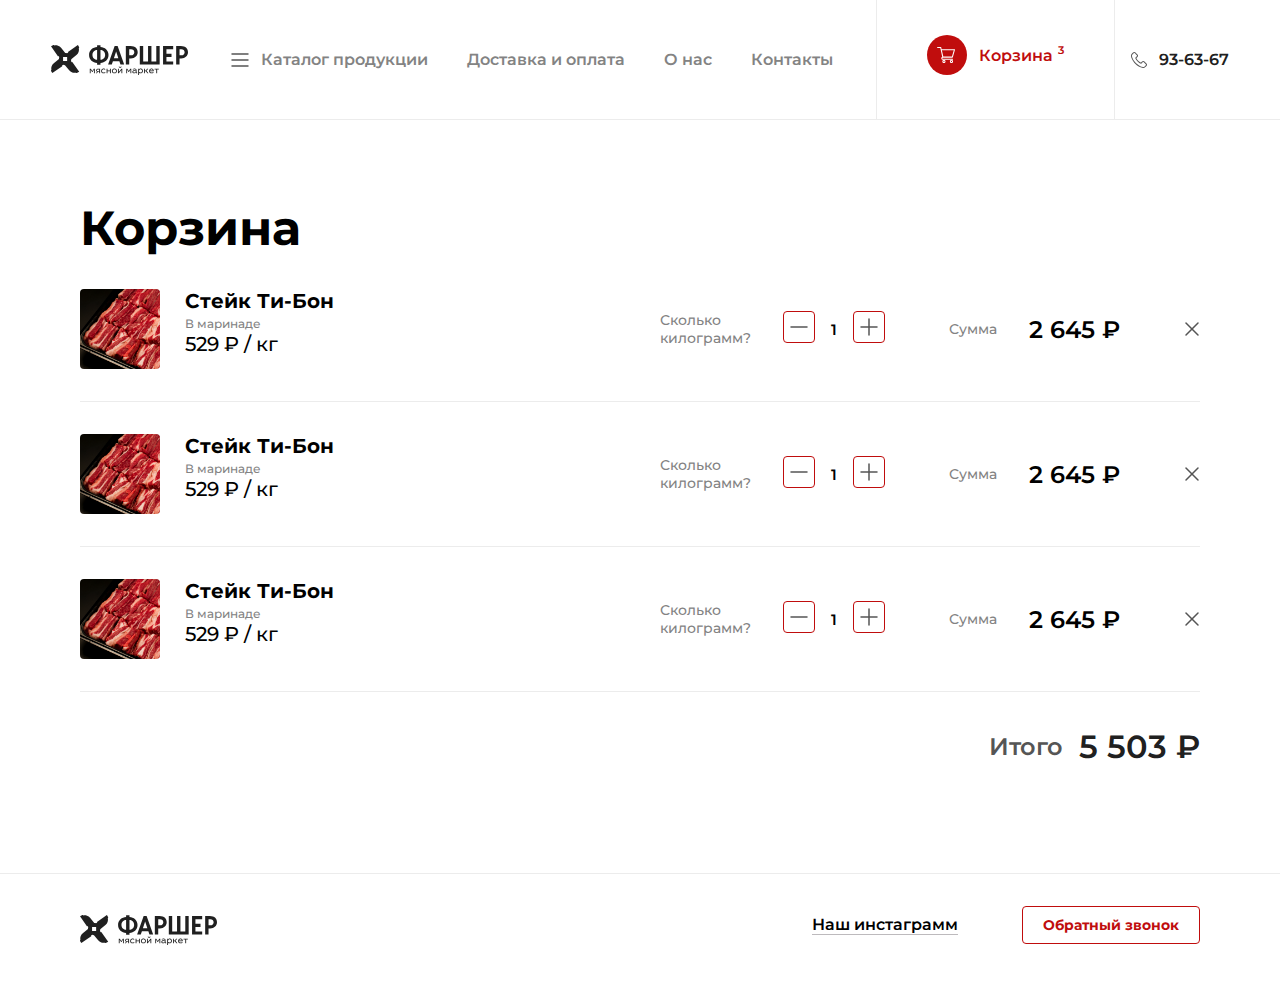
<file: cart.html>
<!DOCTYPE html>
<html lang="ru">
<head>
  <meta charset="utf-8">
  <meta name="viewport" content="width=device-width, initial-scale=1, shrink-to-fit=no">
  <meta name="description" content="">
  <meta name="author" content="">
  <title>Фаршер</title>

  <!-- Fonts Google Montserrat -->
  <link href="https://fonts.googleapis.com/css?family=Montserrat:400,500,600,700i&amp;subset=cyrillic" rel="stylesheet">

  <!-- Custom styles for this site -->
  <link href="css/main.css" rel="stylesheet">
  <link href="css/media.css" rel="stylesheet">
</head>

<body>
<header class="header header_catalog">
  <div class="in_header flex border-bottom">
    <div class="logo">
      <a href="index.html">
        <svg width="137" height="30" viewBox="0 0 137 30" fill="none" xmlns="http://www.w3.org/2000/svg">
          <path d="M49.4829 17.9285V19.6299H46.0998V17.9285C41.794 17.6648 38.0692 14.6916 38.0692 9.93194C38.0692 5.06168 41.9136 2.19481 46.0998 1.93109V0.22969H49.4829V1.93109C53.6862 2.19481 57.5178 5.06168 57.5178 9.93194C57.5178 14.6916 53.7887 17.6648 49.4829 17.9285ZM46.0998 5.10421C43.8829 5.23607 41.448 6.80561 41.448 9.94896C41.448 13.0923 43.8829 14.6576 46.0998 14.7895V5.10421ZM54.1347 9.93194C54.1347 6.77159 51.7298 5.21906 49.4829 5.0872V14.7724C51.7298 14.6406 54.1347 13.1136 54.1347 9.93194Z" fill="#202020"/>
          <path d="M68.3591 16.2442H61.909L60.8026 19.6129H57.1034L63.6603 1.0889H66.6163L73.1731 19.6129H69.4697L68.3591 16.2442ZM67.3552 13.2965L65.134 6.61421L62.9128 13.2965H67.3552Z" fill="#202020"/>
          <path d="M86.6885 7.29902C86.6885 10.6125 84.0444 13.5091 79.8539 13.5091H78.2136V19.6129H74.8305V1.0889H79.4652C84.4672 1.0889 86.6885 3.98554 86.6885 7.29902ZM83.3054 7.29902C83.3054 5.37644 81.8786 4.245 80.0547 4.245H78.2307V10.353H80.0547C80.4708 10.3695 80.8861 10.3032 81.2762 10.1579C81.6662 10.0126 82.0233 9.79126 82.3264 9.50686C82.6295 9.22246 82.8726 8.8807 83.0414 8.50159C83.2103 8.12249 83.3014 7.71365 83.3096 7.29902H83.3054Z" fill="#202020"/>
          <path d="M108.67 1.0889V19.6129H88.8029V1.0889H92.1817V16.4568H97.0471V1.0889H100.426V16.4568H105.291V1.0889H108.67Z" fill="#202020"/>
          <path d="M115.436 4.25351V8.77074H120.511V11.9311H115.436V16.4568H122.181V19.6129H112.053V1.0889H122.181V4.25351H115.436Z" fill="#202020"/>
          <path d="M136.999 7.29902C136.999 10.6125 134.355 13.5091 130.165 13.5091H128.524V19.6129H125.171V1.0889H129.772C134.778 1.0889 136.999 3.98554 136.999 7.29902ZM133.616 7.29902C133.616 5.37644 132.189 4.245 130.365 4.245H128.542V10.353H130.365C130.781 10.3689 131.196 10.3022 131.586 10.1566C131.975 10.0111 132.332 9.78963 132.634 9.50529C132.937 9.22095 133.18 8.87939 133.348 8.50057C133.517 8.12175 133.608 7.71328 133.616 7.29902Z" fill="#202020"/>
          <path d="M20.7864 17.2395L19.932 15.9932C20.1299 15.4017 20.2351 14.7833 20.2439 14.1599L25.4296 9.98724C26.4172 9.19056 27.1607 8.13423 27.576 6.93807C27.9913 5.74192 28.0616 4.45383 27.779 3.21991L27.9584 3.09655C28.0651 3.02078 28.1449 2.91324 28.1864 2.78942C28.2278 2.6656 28.2287 2.53187 28.189 2.40749C27.9608 1.72889 27.6372 1.0859 27.2279 0.497661L26.8606 0L16.9547 6.87792L17.305 7.37559L16.0235 8.26457C15.4471 8.0748 14.8451 7.97298 14.238 7.96257L10.0476 2.81157C9.24901 1.82738 8.18918 1.086 6.98855 0.671699C5.78793 0.257396 4.49467 0.186783 3.25575 0.467886L3.13188 0.293492C3.05716 0.185651 2.94925 0.104928 2.82442 0.0634966C2.6996 0.0220652 2.56463 0.0221726 2.43988 0.0638026C1.75785 0.287844 1.11188 0.608748 0.521935 1.01659L0.0136156 1.36538L6.92932 11.2293L7.4291 10.8805L8.28341 12.1225C8.0855 12.7155 7.98033 13.3352 7.97159 13.96L2.80724 18.1327C1.81657 18.9264 1.06955 19.9811 0.651191 21.1767C0.232828 22.3724 0.159924 23.6609 0.440775 24.8958L0.261368 25.0191C0.153069 25.0935 0.0720021 25.201 0.0303945 25.3253C-0.011213 25.4496 -0.0111051 25.584 0.0307019 25.7082C0.255392 26.3883 0.579221 27.0317 0.99181 27.618L1.34208 28.1157L11.2607 21.2378L10.9104 20.7401L12.1919 19.8511C12.7689 20.0388 13.3706 20.1406 13.9774 20.1531L18.1679 25.3084C18.9676 26.291 20.0277 27.031 21.2281 27.4445C22.4285 27.8579 23.7212 27.9284 24.9597 27.6478L25.0836 27.8265C25.1597 27.9327 25.2677 28.0122 25.392 28.0535C25.5164 28.0948 25.6507 28.0957 25.7756 28.0561C26.4571 27.8289 27.1028 27.5067 27.6935 27.0991L28.2061 26.7546L21.2861 16.8907L20.7864 17.2395ZM16.1389 16.0783H12.0766V12.0374H16.1389V16.0783Z" fill="#202020"/>
          <path d="M41.3413 25.9464L42.8363 23.6878H43.8316V28.239H42.9773V24.8703H42.8961L41.5249 26.9162H41.0978L39.7351 24.8703H39.6454V28.239H38.7911V23.6835H39.8035L41.3413 25.9464Z" fill="#202020"/>
          <path d="M48.1758 26.5674C47.7925 26.7454 47.3769 26.8439 46.9541 26.8567L45.9161 28.239H44.8653L46.1468 26.6865C45.8436 26.605 45.5781 26.4217 45.395 26.1676C45.2066 25.9114 45.1089 25.6003 45.1173 25.2829C45.1133 25.0589 45.1585 24.8368 45.2498 24.6321C45.3471 24.4314 45.4941 24.2587 45.6769 24.1302C45.8682 23.9788 46.0873 23.8661 46.3219 23.7984C46.5995 23.7186 46.8874 23.6799 47.1763 23.6835H49.0814V28.239H48.2271L48.1758 26.5674ZM47.1891 24.4151C46.8696 24.3922 46.5514 24.4744 46.2835 24.6491C46.1848 24.722 46.1055 24.8179 46.0526 24.9284C45.9997 25.0389 45.9749 25.1606 45.9802 25.2829C45.9714 25.4038 45.993 25.5251 46.0429 25.6357C46.0929 25.7464 46.1697 25.8429 46.2664 25.9166C46.4877 26.0873 46.7646 26.1706 47.0438 26.1506C47.4413 26.1556 47.8327 26.0527 48.1758 25.8528V24.4151H47.1891Z" fill="#202020"/>
          <path d="M53.4085 24.4704C53.1558 24.3767 52.8879 24.3305 52.6183 24.3343C52.4096 24.3337 52.2025 24.3712 52.0074 24.4449C51.8151 24.512 51.6395 24.6191 51.4921 24.7592C51.3448 24.8994 51.2292 25.0692 51.1531 25.2573C51.0679 25.4696 51.0258 25.6966 51.0292 25.9251C51.0082 26.3678 51.1614 26.8012 51.4564 27.1331C51.6087 27.2845 51.7912 27.4024 51.992 27.4793C52.1928 27.5562 52.4076 27.5904 52.6225 27.5798C52.891 27.5775 53.157 27.5285 53.4085 27.4351C53.6453 27.3386 53.8592 27.1937 54.0364 27.0098L54.5661 27.5542C54.328 27.8265 54.0256 28.0355 53.6862 28.1625C52.9955 28.4078 52.241 28.4078 51.5504 28.1625C51.2653 28.0492 51.0086 27.8749 50.7986 27.6521C50.5855 27.4398 50.426 27.1804 50.333 26.8949C50.2238 26.5979 50.1688 26.2839 50.1706 25.9677C50.1638 25.6298 50.2309 25.2946 50.3671 24.9851C50.473 24.7079 50.636 24.4558 50.8455 24.245C51.0663 24.0343 51.3279 23.8707 51.6144 23.7644C51.9182 23.6479 52.2415 23.5902 52.567 23.5942C52.9339 23.5862 53.299 23.6468 53.6434 23.7729C53.9488 23.878 54.2253 24.0528 54.4508 24.2833L53.9681 24.8533C53.8054 24.6942 53.616 24.5646 53.4085 24.4704Z" fill="#202020"/>
          <path d="M56.484 25.5508H58.9616V23.6835H59.8501V28.239H58.9616V26.2994H56.484V28.239H55.5956V23.6835H56.484V25.5508Z" fill="#202020"/>
          <path d="M64.4121 23.7558C64.7059 23.8643 64.9747 24.0307 65.2024 24.245C65.4246 24.4596 65.598 24.7193 65.7107 25.0064C65.8308 25.3142 65.8916 25.6417 65.8901 25.9719C65.8918 26.2961 65.8279 26.6172 65.7021 26.9162C65.5832 27.2011 65.409 27.4598 65.1895 27.6776C64.9642 27.8949 64.6968 28.0642 64.4036 28.1752C64.086 28.2964 63.7484 28.357 63.4083 28.3539C63.0609 28.362 62.7153 28.3013 62.3917 28.1752C62.0994 28.0702 61.8319 27.9066 61.6057 27.6946C61.3826 27.4773 61.2092 27.2147 61.0974 26.9247C60.9773 26.6184 60.9164 26.2922 60.918 25.9634C60.9172 25.6388 60.9781 25.317 61.0974 25.0149C61.215 24.7237 61.3942 24.4611 61.6228 24.245C61.8431 24.0225 62.11 23.8512 62.4045 23.7431C62.7253 23.6228 63.0655 23.5623 63.4083 23.5644C63.7522 23.5625 64.0932 23.6275 64.4121 23.7558ZM62.7334 24.4364C62.5464 24.515 62.3766 24.6291 62.2336 24.7724C62.0888 24.9231 61.9781 25.103 61.909 25.2999C61.8286 25.5118 61.7895 25.737 61.7936 25.9634C61.7895 26.1913 61.8286 26.4179 61.909 26.6312C61.9827 26.8233 62.093 26.9995 62.2336 27.1502C62.3811 27.2931 62.5533 27.4084 62.7419 27.4904C63.1743 27.6436 63.6465 27.6436 64.0789 27.4904C64.2668 27.4093 64.4378 27.2939 64.583 27.1502C64.7266 27.0026 64.836 26.8255 64.9034 26.6312C64.9852 26.4181 65.0258 26.1915 65.023 25.9634C65.0268 25.7394 64.9862 25.5168 64.9034 25.3084C64.8304 25.1181 64.7217 24.9434 64.583 24.7937C64.4392 24.6422 64.2644 24.5233 64.0704 24.4449C63.8601 24.3599 63.6352 24.3165 63.4083 24.3173C63.1782 24.3187 62.95 24.359 62.7334 24.4364Z" fill="#202020"/>
          <path d="M70.4222 24.9724L67.7952 28.239H66.9793V23.6835H67.8337V27.0055L70.4949 23.6835H71.2808V28.239H70.4265L70.4222 24.9724ZM68.6709 22.0247C68.7296 22.0826 68.7999 22.1276 68.8771 22.1569C68.9543 22.1862 69.0369 22.1991 69.1194 22.1948C69.202 22.1999 69.2848 22.1874 69.3621 22.158C69.4395 22.1287 69.5097 22.0832 69.5679 22.0247C69.6321 21.9657 69.6832 21.894 69.7178 21.8141C69.7523 21.7342 69.7697 21.648 69.7687 21.561H70.4949C70.4891 21.7515 70.447 21.9391 70.371 22.114C70.3025 22.272 70.2055 22.4162 70.0848 22.5393C69.9593 22.6487 69.8144 22.7338 69.6576 22.7903C69.4913 22.8533 69.3144 22.8836 69.1365 22.8796C68.9572 22.8836 68.7789 22.8533 68.6111 22.7903C68.4504 22.7423 68.3039 22.6561 68.1839 22.5393C68.0567 22.4216 67.9587 22.276 67.8977 22.114C67.8221 21.9395 67.7843 21.7511 67.7867 21.561H68.4872C68.4838 21.6468 68.4983 21.7323 68.5299 21.8122C68.5616 21.892 68.6096 21.9644 68.6709 22.0247Z" fill="#202020"/>
          <path d="M77.7865 25.9464L79.2815 23.6878H80.2811V28.239H79.4268V24.8703H79.3456L77.9744 26.9162H77.5473L76.1803 24.8703H76.0906V28.239H75.2577V23.6835H76.2701L77.7865 25.9464Z" fill="#202020"/>
          <path d="M82.5578 23.7006C82.8734 23.6134 83.2 23.5718 83.5275 23.5772C84.0902 23.5293 84.6495 23.7017 85.0866 24.0578C85.2569 24.2373 85.3887 24.4494 85.4739 24.6812C85.559 24.913 85.5959 25.1597 85.5821 25.4062V27.0778C85.5692 27.2264 85.6036 27.3752 85.6804 27.5032C85.7135 27.5392 85.7537 27.5681 85.7985 27.5878C85.8434 27.6076 85.8919 27.6179 85.9409 27.618C86.0052 27.6188 86.069 27.6073 86.1289 27.584L86.21 28.2433C86.0668 28.3083 85.9103 28.3389 85.753 28.3326C85.5497 28.3417 85.3494 28.2817 85.1849 28.1625C85.0947 28.0895 85.0211 27.9983 84.9688 27.8949C84.9166 27.7915 84.8868 27.6783 84.8816 27.5627C84.6746 27.8314 84.4039 28.0447 84.0938 28.1835C83.7837 28.3223 83.4438 28.3823 83.1046 28.3581C82.6442 28.3847 82.1895 28.2458 81.8231 27.9668C81.6642 27.8269 81.5395 27.6525 81.4588 27.4571C81.3781 27.2617 81.3435 27.0505 81.3575 26.8396C81.3518 26.6286 81.3987 26.4194 81.4941 26.2308C81.5896 26.0423 81.7305 25.8802 81.9043 25.7593C82.3493 25.4763 82.8722 25.3395 83.3993 25.3679C83.6401 25.365 83.8805 25.3864 84.117 25.4317C84.3262 25.4726 84.533 25.5251 84.7363 25.5891V25.3424C84.7457 25.2051 84.725 25.0674 84.6756 24.9388C84.6262 24.8103 84.5492 24.694 84.4501 24.598C84.1919 24.4082 83.8729 24.319 83.5531 24.3471C83.0113 24.3485 82.4783 24.4845 82.0025 24.7427L81.6523 24.1174C81.9302 23.9318 82.2358 23.7912 82.5578 23.7006ZM83.4122 26.0613C83.0925 26.0332 82.7721 26.1077 82.498 26.2739C82.4144 26.3442 82.3472 26.4318 82.3011 26.5306C82.255 26.6294 82.2311 26.7371 82.2311 26.846C82.2311 26.955 82.255 27.0626 82.3011 27.1614C82.3472 27.2602 82.4144 27.3478 82.498 27.4181C82.7312 27.556 83.0005 27.6211 83.2712 27.6053C83.465 27.6074 83.658 27.5801 83.8436 27.5245C84.0093 27.4625 84.1671 27.3811 84.3135 27.282C84.4404 27.1816 84.5464 27.0573 84.6253 26.9162C84.7057 26.7751 84.7456 26.6147 84.7406 26.4526V26.2569C84.318 26.1171 83.8744 26.0509 83.4292 26.0613H83.4122Z" fill="#202020"/>
          <path d="M87.9571 24.513C88.1342 24.2047 88.3967 23.9537 88.7132 23.7899C89.0326 23.6419 89.3819 23.5691 89.7341 23.5772C90.0379 23.5742 90.3395 23.6291 90.6226 23.7388C90.8823 23.8453 91.1177 24.003 91.3146 24.2025C91.5013 24.4179 91.6461 24.666 91.7418 24.9341C91.8441 25.2486 91.8946 25.5775 91.8913 25.9081C91.9031 26.2706 91.8331 26.6311 91.6862 26.963C91.5685 27.2433 91.3939 27.4965 91.1734 27.7065C90.9529 27.9166 90.6912 28.0791 90.4047 28.1838C90.1184 28.2926 89.8142 28.3474 89.5077 28.3454C89.2411 28.3484 88.9753 28.3155 88.7175 28.2476C88.4694 28.1774 88.2353 28.0652 88.0255 27.9158V30H87.1712V23.6835H87.8589L87.9571 24.513ZM89.4479 27.5883C89.6687 27.5911 89.8878 27.5506 90.0929 27.4692C90.2811 27.3952 90.4503 27.2804 90.5884 27.1331C90.7283 26.9763 90.837 26.7944 90.9088 26.5972C90.9912 26.3681 91.0303 26.1259 91.0241 25.8826C91.0243 25.671 90.9941 25.4604 90.9344 25.2573C90.8736 25.0753 90.7762 24.9074 90.6482 24.7639C90.5237 24.6265 90.3707 24.5176 90.1997 24.4449C90.0146 24.3619 89.8132 24.3212 89.6102 24.3258C89.2591 24.3175 88.9152 24.4252 88.632 24.6321C88.3611 24.8575 88.156 25.1513 88.0383 25.4828V27.1076C88.435 27.4311 88.9353 27.6017 89.4479 27.5883Z" fill="#202020"/>
          <path d="M93.8775 25.4785L94.7319 25.3977L96.1458 23.6963H97.2307L95.4751 25.7507L97.4486 28.2518H96.3807L94.7831 26.2059H93.8775V28.2518H93.0232V23.6835H93.8775V25.4785Z" fill="#202020"/>
          <path d="M99.4947 27.2225C99.8147 27.4666 100.211 27.5901 100.614 27.5712C100.903 27.5708 101.19 27.5307 101.468 27.4522C101.737 27.3633 101.99 27.2342 102.22 27.0693L102.617 27.6861C102.335 27.9105 102.018 28.0859 101.677 28.205C101.326 28.2988 100.964 28.346 100.601 28.3454C100.248 28.3522 99.8969 28.2975 99.563 28.1838C99.2741 28.0836 99.0101 27.9227 98.789 27.7121C98.5679 27.5015 98.3949 27.246 98.2816 26.963C98.1648 26.6458 98.1083 26.3097 98.115 25.9719C98.1113 25.6443 98.1723 25.3192 98.2944 25.0149C98.4061 24.7246 98.578 24.4609 98.7988 24.2411C99.0195 24.0212 99.2843 23.8501 99.5759 23.7388C99.8996 23.6186 100.243 23.558 100.588 23.5602C100.888 23.5578 101.187 23.6097 101.468 23.7133C101.723 23.8033 101.955 23.9486 102.147 24.1387C102.335 24.329 102.481 24.5565 102.575 24.8065C102.683 25.0771 102.738 25.3659 102.737 25.6572C102.737 25.755 102.737 25.8443 102.737 25.9422C102.727 26.0325 102.712 26.122 102.69 26.2101H99.0035C99.0133 26.403 99.0619 26.5919 99.1462 26.7658C99.2306 26.9396 99.3491 27.0949 99.4947 27.2225ZM101.541 24.6704C101.409 24.5515 101.254 24.4608 101.086 24.4038C100.918 24.3467 100.74 24.3245 100.563 24.3386C100.194 24.3275 99.8328 24.4448 99.5417 24.6704C99.2778 24.9003 99.1063 25.2176 99.059 25.5636H101.891C101.895 25.2318 101.77 24.9114 101.541 24.6704Z" fill="#202020"/>
          <path d="M107.82 24.4364H106.133V28.239H105.253V24.4364H103.544V23.6835H107.816L107.82 24.4364Z" fill="#202020"/>
          </svg>
        </a>
      <a href="#0" class="menu-btn">
        <span></span>
      </a>
    </div>
    <div class="center flex nav_cart">
      <div class="header_nav center">
        <nav class="header_nav-menu flex">
          <ul class="header_list flex">
            <li id="has_mega_menu" class="item border-bottom">
              <a href="#0" id="catalog_open">
                <svg width="18" height="14" viewBox="0 0 18 14" fill="none" xmlns="http://www.w3.org/2000/svg">
                <path d="M0.998535 0.25C0.584322 0.25 0.248535 0.585786 0.248535 1C0.248535 1.41421 0.584322 1.75 0.998535 1.75V0.25ZM16.9985 1.75C17.4127 1.75 17.7485 1.41421 17.7485 1C17.7485 0.585786 17.4127 0.25 16.9985 0.25V1.75ZM0.998535 6.25C0.584322 6.25 0.248535 6.58579 0.248535 7C0.248535 7.41421 0.584322 7.75 0.998535 7.75V6.25ZM16.9985 7.75C17.4127 7.75 17.7485 7.41421 17.7485 7C17.7485 6.58579 17.4127 6.25 16.9985 6.25V7.75ZM0.998535 12.25C0.584322 12.25 0.248535 12.5858 0.248535 13C0.248535 13.4142 0.584322 13.75 0.998535 13.75V12.25ZM16.9985 13.75C17.4127 13.75 17.7485 13.4142 17.7485 13C17.7485 12.5858 17.4127 12.25 16.9985 12.25V13.75ZM0.998535 1.75H16.9985V0.25H0.998535V1.75ZM0.998535 7.75H16.9985V6.25H0.998535V7.75ZM0.998535 13.75H16.9985V12.25H0.998535V13.75Z" fill="#555555"/>
                </svg>
              Каталог продукции</a>
              <div class="dropdown">
                <div  class="dropdown_list center flex">
                  <ul class="dropdown_item">
                    <li class="dropdown_item_catalog">
                      <svg width="26" height="20" viewBox="0 0 26 20" fill="none" xmlns="http://www.w3.org/2000/svg">
                      <path d="M4.33325 4.34794H3.46659V5.21752H4.33325V4.34794Z" fill="#C00D0D"/>
                      <path d="M25.969 14.1866L25.31 12.534C25.2081 12.2783 25.189 12.0018 25.2545 11.7362L25.9864 8.80141C25.9951 8.76707 25.9994 8.7314 25.9994 8.69573V7.3914H25.1327V8.64224L24.413 11.5253C24.3029 11.9709 24.3345 12.4313 24.5048 12.857L25.1045 14.3613L23.5203 19.1304H22.6186L23.3916 14.8605C23.4176 14.72 23.3725 14.5761 23.272 14.4752L21.001 12.1966C20.591 11.7861 20.3653 11.2392 20.3657 10.6566V9.56526H19.4991V10.6566C19.4986 11.4718 19.815 12.2374 20.3887 12.8122L22.4989 14.9295L21.673 19.4878C21.6496 19.6148 21.6843 19.7447 21.7666 19.8439C21.8489 19.9426 21.9707 20 22.0994 20H23.8327C24.0194 20 24.185 19.8804 24.2443 19.703L25.9776 14.4857C26.0102 14.3879 26.0072 14.2822 25.969 14.1866Z" fill="#C00D0D"/>
                      <path d="M22.0994 2.17405H6.01189C5.81862 1.42492 5.13919 0.86971 4.33321 0.86971H1.47937L0.739661 0.127563C0.615707 0.00278437 0.428989 -0.0341549 0.267356 0.0332018C0.105724 0.10061 0 0.259321 0 0.434948V0.917553C0 2.08972 0.950702 3.04362 2.11895 3.04362H2.63416L0.316308 6.36489C-0.0728185 6.9253 -0.104454 7.66969 0.2409 8.26968C0.570208 8.81404 1.18642 9.13926 1.7939 9.131H4.70974C4.86228 9.13273 5.00396 9.21578 5.10278 9.38316L7.7998 13.1827V19.5652C7.7998 19.8057 7.99393 20 8.23311 20H9.96638C10.1709 20 10.3473 19.857 10.3902 19.6565L11.6169 13.9131H21.6661V13.0436H11.2664C11.0619 13.0436 10.8855 13.1866 10.8426 13.387L9.61585 19.1304H8.66641V13.0436C8.66641 12.9531 8.63823 12.8649 8.58582 12.7914L5.83076 8.91319C5.60194 8.51582 5.176 8.26622 4.71451 8.26102H1.78527C1.46201 8.27539 1.15047 8.09798 0.986248 7.82626C0.813343 7.52539 0.829389 7.14668 1.02657 6.86278L3.8215 2.85847C3.91422 2.72543 3.92549 2.55195 3.85095 2.40801C3.7764 2.26453 3.62823 2.1741 3.4666 2.1741H2.11895C1.7285 2.1741 1.37969 1.99409 1.14961 1.71238C1.19729 1.73022 1.24797 1.73934 1.29997 1.73934H4.33321C4.81115 1.73934 5.19987 2.12931 5.19987 2.60891C5.19987 2.84889 5.394 3.04367 5.63317 3.04367H22.0994C23.7716 3.04367 25.1327 4.4089 25.1327 6.08711V7.44795H25.9993V6.08711C25.9993 3.9297 24.25 2.17405 22.0994 2.17405Z" fill="#C00D0D"/>
                      <path d="M25.1327 6.52188L25.1327 7.3914C25.1327 7.87094 24.744 8.26103 24.266 8.26103C23.788 8.26103 23.3993 7.87105 23.3993 7.39145V6.95669C23.3993 5.99754 22.622 5.21759 21.6661 5.21759H20.3661V6.08717H21.6661C22.144 6.08717 22.5327 6.47714 22.5327 6.95674V7.3915C22.5327 8.35065 23.3101 9.1306 24.266 9.1306C25.2219 9.1306 25.9994 8.35054 25.9994 7.3914L25.9993 6.52183L25.1327 6.52188Z" fill="#C00D0D"/>
                      </svg>
                      <a href="#0">Говядина</a>
                      <a class="dropdown-item_toggle menu-plus_minus menu-plus_minus_active" href="#0"><span></span></a>
                    </li>
                    <ul class="list_item">
                      <li><a href="catalog.html#cat_meat">Мякоть</a></li>
                      <li><a href="catalog.html#cat_meat_dice">Мякоть на кости</a></li>
                      <li><a href="catalog.html">Стейки</a></li>
                      <li><a href="catalog.html">Фарш</a></li>
                    </ul>
                  </ul>
                  <ul class="dropdown_item">
                    <li class="dropdown_item_catalog">
                      <svg width="30" height="20" viewBox="0 0 30 20" fill="none" xmlns="http://www.w3.org/2000/svg">
                      <path d="M29.8534 8.71126L27.4949 6.46511C27.3844 4.1952 25.4099 2.38141 22.9999 2.38141H11.8234C11.1034 1.00477 9.56097 0.000502065 8.10498 0.000502065H4.53149C4.08799 -0.0094865 3.64801 0.130019 3.27999 0.378561L0.899513 1.9928C0.332035 2.37851 -0.00446689 3.00516 4.48e-05 3.66658C4.48e-05 4.79563 0.964551 5.71413 2.15001 5.71413H5.49998C6.87845 5.71413 7.99998 4.64608 7.99998 3.33322H6.99997C6.99997 4.12081 6.32696 4.76175 5.49998 4.76175H2.15001C1.51603 4.76175 1 4.27036 1 3.66368C0.997481 3.30895 1.17701 2.97464 1.48 2.7694L3.86 1.15516C4.05653 1.02229 4.27948 0.930387 4.53002 0.952764H8.10498C9.25898 0.952764 10.546 1.86702 11.0355 3.03412C11.1115 3.21509 11.2955 3.33361 11.4999 3.33361H22.9999C24.9294 3.33361 26.4999 4.82883 26.4999 6.66684C26.4999 6.793 26.5529 6.91398 26.6463 7.00304L28.7418 8.99869C28.3093 9.23345 27.5933 9.41442 26.8534 8.71059L26.1464 9.38389C26.7499 9.95865 27.3748 10.1634 27.9479 10.1634C28.7664 10.1634 29.4759 9.74343 29.8534 9.38434C30.0489 9.19841 30.0489 8.89747 29.8534 8.71126Z" fill="#C00D0D"/>
                      <path d="M5 1.90481H3.99998V2.85719H5V1.90481Z" fill="#C00D0D"/>
                      <path d="M9.59999 13.5235L8.1 15.4282C8.03502 15.5106 7.99998 15.6106 7.99998 15.7139V19.0471H6.99997V13.533C6.99997 13.3392 6.87645 13.1644 6.68749 13.0916C5.358 12.5797 4.49949 11.3659 4.50002 9.99977V5.23802H3.50001V9.99977C3.49948 11.6469 4.47002 13.1211 6.00001 13.8411V19.5238C6.00001 19.7871 6.22402 19.9999 6.49999 19.9999H8.49996C8.77594 19.9999 8.99994 19.7866 8.99994 19.5238V15.8729L10.3999 14.0944L9.59999 13.5235Z" fill="#C00D0D"/>
                      <path d="M27.9994 11.4288V9.52412H26.9994V11.4288C26.9994 12.2164 26.3264 12.8573 25.4994 12.8573C25.2844 12.8573 25.0934 12.9888 25.0254 13.1831C24.9573 13.3774 25.0273 13.5916 25.1998 13.7145L26.9998 15.0001V19.0476H25.9998V15.7144C25.9998 15.4511 25.7764 15.2382 25.4998 15.2382H24.4998C22.8453 15.2382 21.4999 13.9569 21.4999 12.3812V10.0003H20.4998V12.3812C20.4998 14.4816 22.2943 16.1906 24.4998 16.1906H24.9998V19.5238C24.9998 19.7872 25.2233 20 25.4998 20H27.4998C27.7763 20 27.9997 19.7867 27.9987 19.5238V14.7621C27.9987 14.6121 27.9247 14.4707 27.7988 14.3811L26.6347 13.5497C27.4444 13.1549 27.9994 12.3521 27.9994 11.4288Z" fill="#C00D0D"/>
                      <path d="M11.4999 13.3335C10.1215 13.3335 8.99994 12.2655 8.99994 10.9526V10.0002H7.99993V10.9526C7.99993 12.7902 9.56994 14.2858 11.4999 14.2858H20.9998V13.3335L11.4999 13.3335Z" fill="#C00D0D"/>
                      <path d="M8.49996 1.90526V3.25238C7.91795 3.05573 7.49995 2.52623 7.49995 1.90526H6.49993C6.49993 3.21806 7.62141 4.28617 8.99994 4.28617C9.27591 4.28617 9.49992 4.07283 9.49992 3.81001V1.90532L8.49996 1.90526Z" fill="#C00D0D"/>
                      </svg>
                      <a href="#0">Баранина</a>
                      <a class="dropdown-item_toggle menu-plus_minus menu-plus_minus_active" href="#0"><span></span></a>
                    </li>
                    <ul class="list_item">
                      <li><a href="catalog.html#cat_meat">Мякоть</a></li>
                      <li><a href="catalog.html#cat_meat_dice">Мякоть на кости</a></li>
                      <li><a href="catalog.html">Стейки</a></li>
                      <li><a href="catalog.html">Фарш</a></li>
                    </ul>
                  </ul>
                  <ul class="dropdown_item">
                    <li class="dropdown_item_catalog">
                      <svg width="23" height="20" viewBox="0 0 23 20" fill="none" xmlns="http://www.w3.org/2000/svg">
                      <path d="M3.27751 1.91804C3.17055 1.84953 3.03448 1.83768 2.91567 1.88693L0.232354 2.99773C0.0912999 3.05587 6.38095e-05 3.1899 6.38095e-05 3.33799C6.38095e-05 3.48609 0.0912999 3.62012 0.232354 3.67826L2.91567 4.78906C2.96396 4.80906 3.01535 4.81904 3.06669 4.81904C3.14068 4.81904 3.21426 4.7983 3.27751 4.75795C3.38523 4.68944 3.45001 4.57319 3.45001 4.44879V2.2272C3.45001 2.1028 3.38523 1.98655 3.27751 1.91804ZM2.68338 3.88714L1.35666 3.33804L2.68338 2.78858V3.88714Z" fill="#C00D0D"/>
                      <path d="M5.75 1.85693C5.11597 1.85693 4.6 2.35532 4.6 2.96773C4.6 3.58014 5.11597 4.07853 5.75 4.07853C6.38402 4.07853 6.89999 3.58014 6.89999 2.96773C6.89999 2.35532 6.38407 1.85693 5.75 1.85693ZM5.75 3.33802C5.53878 3.33802 5.36668 3.17179 5.36668 2.96777C5.36668 2.76375 5.53878 2.59752 5.75 2.59752C5.96122 2.59752 6.13331 2.76375 6.13331 2.96777C6.13331 3.17179 5.96122 3.33802 5.75 3.33802Z" fill="#C00D0D"/>
                      <path d="M10.7334 16.6676H9.96667V19.6297H10.7334V16.6676Z" fill="#C00D0D"/>
                      <path d="M14.5667 19.2595H8.43335V20H14.5667V19.2595Z" fill="#C00D0D"/>
                      <path d="M13.0334 16.6676H12.2667V19.6297H13.0334V16.6676Z" fill="#C00D0D"/>
                      <path d="M11.5 17.7784H10.35V18.5189H11.5V17.7784Z" fill="#C00D0D"/>
                      <path d="M13.8 17.7784H12.65V18.5189H13.8V17.7784Z" fill="#C00D0D"/>
                      <path d="M3.25914 4.12852C3.14108 4.06226 2.99504 4.06187 2.87618 4.12778L0.866378 5.23897C0.340435 5.5322 0.0084628 6.07875 6.24286e-05 6.67042V6.84146C-0.00380084 7.28652 0.171753 7.70602 0.49492 8.02373C0.818088 8.34104 1.2497 8.51803 1.71351 8.52172H1.72501C2.67646 8.52172 3.45001 7.77453 3.45001 6.85552L3.45001 4.44879C3.45001 4.31701 3.37719 4.19482 3.25914 4.12852ZM2.68337 6.85552C2.68337 7.36614 2.25365 7.78117 1.72506 7.78117V8.15142L1.71702 7.78117C1.46096 7.77896 1.22135 7.68081 1.04157 7.5046C0.862156 7.32835 0.764406 7.09508 0.766742 6.84481V6.67558C0.771324 6.34864 0.956491 6.0439 1.24857 5.88097L2.68337 5.08749V6.85552Z" fill="#C00D0D"/>
                      <path d="M23 0.3759V0.00564899H19.55C19.5496 0.00564899 19.5496 0.00564899 19.5488 0.00564899C16.841 0.00564899 14.3381 1.53187 13.1744 3.89344L11.4999 7.29026L8.82471 1.86658C8.33098 0.817268 7.28601 0.10484 6.08848 0.00638656C5.23174 -0.0462027 4.40989 0.227418 3.76819 0.774311C3.12648 1.32155 2.74352 2.07728 2.68988 2.90149C2.6853 2.96774 2.68337 3.03439 2.68337 3.10104V8.70722C2.68607 13.2982 6.55464 17.0356 11.3083 17.0378C15.9283 17.0378 19.6784 13.0604 19.9211 9.61326C21.6495 9.43405 23 8.01666 23 6.30013V5.92988H21.7162C22.4986 5.31855 23 4.38366 23 3.33804V2.96779H21.7162C22.4986 2.35646 23 1.42152 23 0.3759ZM22.2061 3.70829C22.0194 4.96275 20.8997 5.92988 19.55 5.92988V6.67043H22.2061C22.0194 7.92489 20.8997 8.89202 19.55 8.89202H19.1666V9.26227C19.1666 12.4292 15.5403 16.2973 11.3083 16.2973C6.97744 16.2951 3.45194 12.8901 3.45005 8.70687V3.10104C3.45005 3.05032 3.45158 2.99994 3.45504 2.94848C3.49569 2.32049 3.78701 1.74587 4.27535 1.32967C4.72538 0.946441 5.29234 0.740206 5.88036 0.740206C5.93058 0.740206 5.98117 0.741682 6.03215 0.744632C6.94487 0.819785 7.74758 1.36707 8.12973 2.17903L11.5004 9.0123L13.8667 4.21179C14.9044 2.10644 17.1346 0.746108 19.5488 0.746108C19.5492 0.746108 19.5496 0.746108 19.55 0.746108H22.2061C22.0194 2.00057 20.8997 2.9677 19.55 2.9677V3.70825L22.2061 3.70829Z" fill="#C00D0D"/>
                      <path d="M12.65 8.89201V9.63255H17.1549C16.8015 10.7122 15.7496 11.4824 14.5467 11.4839L14.5394 12.2244C14.5421 12.2244 14.5444 12.2244 14.5475 12.2244H15.6216C15.2681 13.3053 14.2143 14.0758 13.0099 14.0758C13.0087 14.0758 13.0076 14.0758 13.0064 14.0758H11.4999C8.75221 14.0758 6.51664 11.9164 6.51664 9.26235V8.8921H5.74996V9.26235C5.74996 12.3248 8.32941 14.8163 11.4999 14.8163H13.006C13.0076 14.8163 13.0087 14.8163 13.0103 14.8163C14.7452 14.8163 16.2368 13.5656 16.4794 11.906L16.5197 11.6295C17.3078 11.1063 17.8713 10.2795 18.0127 9.3142L18.0745 8.8921L12.65 8.89201Z" fill="#C00D0D"/>
                      </svg>
                      <a href="#0">Курятина</a>
                      <a class="dropdown-item_toggle menu-plus_minus menu-plus_minus_active" href="#0"><span></span></a>
                    </li>
                    <ul class="list_item">
                      <li><a href="catalog.html#cat_meat">Мякоть</a></li>
                      <li><a href="catalog.html#cat_meat_dice">Мякоть на кости</a></li>
                      <li><a href="catalog.html">Стейки</a></li>
                      <li><a href="catalog.html">Фарш</a></li>
                    </ul>
                  </ul>
                </div>
              </div>
            </li>
            <li class="item"><a href="#0">Доставка и оплата</a></li>
            <li class="item"><a href="#0">О нас</a></li>
            <li class="item flex call_us">
              <a href="#0">Контакты</a>
              <a class="link">Позвонить нам</a></li>
          </ul>
        </nav>
      </div>
      <div class="header_cart-list">
        <a class="flex" href="#0"><span class="cart flex">
          <svg width="19" height="16" viewBox="0 0 19 16" xmlns="http://www.w3.org/2000/svg">
            <path d="M5.86467 10.6668L5.86759 10.6667H15.3422C15.5802 10.6667 15.7896 10.5088 15.855 10.2799L17.9884 2.81319C18.0344 2.65222 18.0022 2.47917 17.9015 2.34556C17.8007 2.21194 17.643 2.13333 17.4756 2.13333H4.63459L4.25332 0.417639C4.19901 0.173611 3.98261 0 3.73259 0H0.53239C0.237789 0 -0.000976562 0.23875 -0.000976562 0.533333C-0.000976562 0.827917 0.237789 1.06667 0.53239 1.06667H3.30479C3.37229 1.37069 5.12935 9.27708 5.23046 9.73195C4.66362 9.97833 4.26596 10.5435 4.26596 11.2C4.26596 12.0822 4.98378 12.8 5.86606 12.8H15.5378C15.8324 12.8 16.0712 12.5613 16.0712 12.2667C16.0712 11.9721 15.8324 11.7333 15.5378 11.7333H5.86606C5.57201 11.7333 5.33269 11.494 5.33269 11.2C5.33269 10.9064 5.57118 10.6675 5.86467 10.6668ZM16.7685 3.2L14.9398 9.6H6.29387L4.87155 3.2H16.7685Z" fill="CurrentColor"/>
            <path d="M5.33252 14.4C5.33252 15.2823 6.05034 16 6.93262 16C7.8149 16 8.53272 15.2823 8.53272 14.4C8.53272 13.5178 7.8149 12.8 6.93262 12.8C6.05034 12.8 5.33252 13.5178 5.33252 14.4ZM6.93262 13.8667C7.22667 13.8667 7.46599 14.106 7.46599 14.4C7.46599 14.6941 7.22667 14.9334 6.93262 14.9334C6.63857 14.9334 6.39925 14.6941 6.39925 14.4C6.39925 14.106 6.63857 13.8667 6.93262 13.8667Z" fill="CurrentColor"/>
            <path d="M12.8711 14.4C12.8711 15.2823 13.5889 16 14.4712 16C15.3535 16 16.0713 15.2823 16.0713 14.4C16.0713 13.5178 15.3535 12.8 14.4712 12.8C13.5889 12.8 12.8711 13.5178 12.8711 14.4ZM14.4712 13.8667C14.7652 13.8667 15.0046 14.106 15.0046 14.4C15.0046 14.6941 14.7652 14.9334 14.4712 14.9334C14.1771 14.9334 13.9378 14.6941 13.9378 14.4C13.9378 14.106 14.1771 13.8667 14.4712 13.8667Z" fill="CurrentColor"/>
            </svg>
          </span>Корзина <sup> 3</sup>
        </a>
        <div class="header-cart_popup">
          <div class="cart_popup_blocks">
            <div class="cart_popup_blocks_img">
              <img src="img/cards_goods/card_2.png" alt="">
            </div>
            <div class="cart_popup_block">
              <div class="cart_popup_title">Стейк Ти-бон</div>
              <div class="cart_popup_text">В маринаде</div>
            </div>
            <div class="cart_popup_info">
              <div class="cart_popup_price">1 720 ₽</div>
              <div class="cart_popup_number"><img src="img/icons/icon_close.svg"> 3 кг</div>
            </div>
            <a href="#0" class="popup_block_close"><img src="img/icons/icon_close.svg"></a>
          </div>
          <div class="cart_popup_blocks">
            <div class="cart_popup_blocks_img">
              <img src="img/cards_goods/card_4.png" alt="">
            </div>
            <div class="cart_popup_block">
              <div class="cart_popup_title">Стейк Ти-бон</div>
              <div class="cart_popup_text">В маринаде</div>
            </div>
            <div class="cart_popup_info">
              <div class="cart_popup_price">1 645 ₽</div>
              <div class="cart_popup_number"><img src="img/icons/icon_close.svg"> 2 кг</div>
            </div>
            <a href="#0" class="popup_block_close"><img src="img/icons/icon_close.svg"></a>
          </div>
          <div class="cart_popup_blocks">
            <div class="cart_popup_blocks_img">
              <img src="img/cards_goods/card_5.png" alt="">
            </div>
            <div class="cart_popup_block">
              <div class="cart_popup_title">Стейк Ти-бон</div>
              <div class="cart_popup_text">В маринаде</div>
            </div>
            <div class="cart_popup_info">
              <div class="cart_popup_price">1 720 ₽</div>
              <div class="cart_popup_number"><img src="img/icons/icon_close.svg"> 4 кг</div>
            </div>
            <a href="#0" class="popup_block_close"><img src="img/icons/icon_close.svg"></a>
          </div>
          <div class="cart_popup_last flex">
            <div class="cart_popup_summ">
              Итого 
              <span class="cart_all_summ">5 785 ₽</span> 
            </div>
            <a href="#0" class="popup_enter">Оформить заказ</a>
          </div>
        </div>
      </div>
    </div>
    <div class="header_phone">
      <a  class="phone" href="tel:936367">
        <svg width="17" height="16" viewBox="0 0 17 16" fill="none" xmlns="http://www.w3.org/2000/svg">
          <path d="M14.4673 9.53763C14.1181 9.17563 13.6969 8.98208 13.2505 8.98208C12.8076 8.98208 12.3828 9.17204 12.0192 9.53405L10.8815 10.6631C10.7879 10.6129 10.6943 10.5663 10.6043 10.5197C10.4747 10.4552 10.3523 10.3943 10.2479 10.3297C9.18223 9.65591 8.21377 8.77778 7.28492 7.64158C6.83489 7.07527 6.53247 6.59857 6.31286 6.1147C6.60808 5.84588 6.8817 5.56631 7.14811 5.29749C7.24892 5.19713 7.34972 5.09319 7.45053 4.99283C8.20657 4.24014 8.20657 3.26523 7.45053 2.51254L6.46767 1.53405C6.35606 1.42294 6.24086 1.30824 6.13285 1.19355C5.91684 0.971326 5.69002 0.741935 5.45601 0.526882C5.10679 0.182796 4.68917 0 4.24994 0C3.81071 0 3.38589 0.182796 3.02587 0.526882C3.02227 0.530466 3.02227 0.530466 3.01867 0.53405L1.7946 1.76344C1.33377 2.22222 1.07095 2.78136 1.01335 3.43011C0.926944 4.4767 1.23656 5.45161 1.47418 6.08961C2.05741 7.65591 2.92866 9.10753 4.22834 10.6631C5.80523 12.5376 7.70254 14.0179 9.86987 15.0609C10.6979 15.4516 11.8032 15.914 13.0381 15.9928C13.1137 15.9964 13.1929 16 13.2649 16C14.0965 16 14.795 15.7025 15.3422 15.1111C15.3458 15.1039 15.353 15.1004 15.3566 15.0932C15.5438 14.8674 15.7598 14.6631 15.9866 14.4444C16.1414 14.2975 16.2999 14.1434 16.4547 13.9821C16.8111 13.6129 16.9983 13.1828 16.9983 12.7419C16.9983 12.2975 16.8075 11.871 16.4439 11.5125L14.4673 9.53763ZM15.7562 13.3118C15.7526 13.3154 15.7526 13.3118 15.7562 13.3118C15.6158 13.4624 15.4718 13.5986 15.317 13.7491C15.083 13.9713 14.8454 14.2043 14.6222 14.466C14.2585 14.853 13.8301 15.0358 13.2685 15.0358C13.2145 15.0358 13.1569 15.0358 13.1029 15.0323C12.0336 14.9642 11.0399 14.5484 10.2947 14.1935C8.25698 13.2115 6.46767 11.8172 4.98078 10.0502C3.75311 8.57706 2.93226 7.21505 2.38863 5.75269C2.05381 4.86022 1.9314 4.16487 1.98541 3.50896C2.02141 3.08961 2.18342 2.74194 2.48224 2.44444L3.70991 1.22222C3.88632 1.05735 4.07353 0.967742 4.25714 0.967742C4.48395 0.967742 4.66756 1.10394 4.78277 1.21864C4.78637 1.22222 4.78997 1.22581 4.79357 1.22939C5.01318 1.43369 5.222 1.64516 5.44161 1.87097C5.55322 1.98566 5.66842 2.10036 5.78363 2.21864L6.76649 3.19713C7.14811 3.57706 7.14811 3.92832 6.76649 4.30824C6.66208 4.41219 6.56128 4.51613 6.45687 4.61649C6.15445 4.92473 5.86644 5.21147 5.55322 5.49104C5.54602 5.49821 5.53882 5.50179 5.53522 5.50896C5.2256 5.8172 5.2832 6.11828 5.348 6.32258C5.3516 6.33333 5.35521 6.34409 5.35881 6.35484C5.61442 6.97133 5.97444 7.55197 6.52167 8.24373L6.52527 8.24731C7.51893 9.46595 8.56659 10.4158 9.72226 11.1434C9.86987 11.2366 10.0211 11.3118 10.1651 11.3835C10.2947 11.448 10.4171 11.509 10.5215 11.5735C10.5359 11.5806 10.5503 11.5914 10.5647 11.5986C10.6871 11.6595 10.8023 11.6882 10.9211 11.6882C11.22 11.6882 11.4072 11.5018 11.4684 11.4409L12.6996 10.2151C12.822 10.0932 13.0165 9.94624 13.2433 9.94624C13.4665 9.94624 13.6501 10.086 13.7617 10.2079C13.7653 10.2115 13.7653 10.2115 13.7689 10.2151L15.7526 12.19C16.1234 12.5556 16.1234 12.9319 15.7562 13.3118Z" fill="#555555"/>
          </svg>
      93-63-67</a>
    </div>
  </div>
</header>


<article>
		<div class="cart">
      <div class="center">
        <h3 class="cart_title">Корзина</h3>
      </div>
      <div class="center">
        <div class="cart_list">
          <ul>
            <li class="cart_list_item flex">
							<div class="descr_cart flex">
                <div class="descr_cart_img"><img src="img/cards_goods/card_3.png" alt=""></div>
                <div class="descr_cart_content">
                  <h6>Стейк Ти-Бон</h6>
                  <span>В маринаде</span>
                  <p>529 ₽ / кг</p>
                </div>
              </div>
							<div class="calc_summ flex">
                <div class="what_kg flex">
                  <span class="flex">Сколько килограмм?</span>
                  <div class="summ_kg flex">
                    <button class="remove_goods flex">
                      <svg width="18" height="2" viewBox="0 0 18 2" fill="none" xmlns="http://www.w3.org/2000/svg">
                      <path d="M1 1H17" stroke="CurrentColor" stroke-width="1.5" stroke-linecap="round"/>
                      </svg>
                    </button>
                      <p class="kg flex">1</p>
                    <button class="add_goods flex">
                      <svg width="18" height="18" viewBox="0 0 18 18" fill="none" xmlns="http://www.w3.org/2000/svg">
                      <path d="M9 1V17" stroke="CurrentColor" stroke-width="1.5" stroke-linecap="round"/>
                      <path d="M1 9L17 9" stroke="CurrentColor" stroke-width="1.5" stroke-linecap="round"/>
                      </svg>
                    </button>
                  </div>
                </div> 
                <div class="summ_price flex">
                  <span class="summ flex">Сумма</span>
                  <p class="price"><strong class="multiple_price">x</strong> 2 645 ₽</p>
                </div>
                <a href="#0" class="del_cart flex">
                  <svg width="16" height="16" viewBox="0 0 16 16" fill="none" xmlns="http://www.w3.org/2000/svg">
                  <path d="M2 2L14 14" stroke="CurrentColor" stroke-width="1.5" stroke-linecap="round"/>
                  <path d="M2 14L14 2.00001" stroke="CurrentColor" stroke-width="1.5" stroke-linecap="round"/>
                  </svg>
                </a>
              </div>
						</li> 
            <li class="cart_list_item flex">
              <div class="descr_cart flex">
                <div class="descr_cart_img"><img src="img/cards_goods/card_3.png" alt=""></div>
                <div class="descr_cart_content">
                  <h6>Стейк Ти-Бон</h6>
                  <span>В маринаде</span>
                  <p>529 ₽ / кг</p>
                </div>
              </div>
              <div class="calc_summ flex">
                <div class="what_kg flex">
                  <span class="flex">Сколько килограмм?</span>
                  <div class="summ_kg flex">
                    <button class="remove_goods flex">
                      <svg width="18" height="2" viewBox="0 0 18 2" fill="none" xmlns="http://www.w3.org/2000/svg">
                      <path d="M1 1H17" stroke="CurrentColor" stroke-width="1.5" stroke-linecap="round"/>
                      </svg>
                    </button>
                      <p class="kg flex">1</p>
                    <button class="add_goods flex">
                      <svg width="18" height="18" viewBox="0 0 18 18" fill="none" xmlns="http://www.w3.org/2000/svg">
                      <path d="M9 1V17" stroke="CurrentColor" stroke-width="1.5" stroke-linecap="round"/>
                      <path d="M1 9L17 9" stroke="CurrentColor" stroke-width="1.5" stroke-linecap="round"/>
                      </svg>
                    </button>
                  </div>
                </div> 
                <div class="summ_price flex">
                  <span class="summ flex">Сумма</span>
                  <p class="price"><strong class="multiple_price">x</strong> 2 645 ₽</p>
                </div>
                <a href="#0" class="del_cart flex">
                  <svg width="16" height="16" viewBox="0 0 16 16" fill="none" xmlns="http://www.w3.org/2000/svg">
                  <path d="M2 2L14 14" stroke="CurrentColor" stroke-width="1.5" stroke-linecap="round"/>
                  <path d="M2 14L14 2.00001" stroke="CurrentColor" stroke-width="1.5" stroke-linecap="round"/>
                  </svg>
                </a>
              </div>
            </li> 
            <li class="cart_list_item flex">
              <div class="descr_cart flex">
                <div class="descr_cart_img"><img src="img/cards_goods/card_3.png" alt=""></div>
                <div class="descr_cart_content">
                  <h6>Стейк Ти-Бон</h6>
                  <span>В маринаде</span>
                  <p>529 ₽ / кг</p>
                </div>
              </div>
              <div class="calc_summ flex">
                <div class="what_kg flex">
                  <span class="flex">Сколько килограмм?</span>
                  <div class="summ_kg flex">
                    <button class="remove_goods flex">
                      <svg width="18" height="2" viewBox="0 0 18 2" fill="none" xmlns="http://www.w3.org/2000/svg">
                      <path d="M1 1H17" stroke="CurrentColor" stroke-width="1.5" stroke-linecap="round"/>
                      </svg>
                    </button>
                      <p class="kg flex">1</p>
                    <button class="add_goods flex">
                      <svg width="18" height="18" viewBox="0 0 18 18" fill="none" xmlns="http://www.w3.org/2000/svg">
                      <path d="M9 1V17" stroke="CurrentColor" stroke-width="1.5" stroke-linecap="round"/>
                      <path d="M1 9L17 9" stroke="CurrentColor" stroke-width="1.5" stroke-linecap="round"/>
                      </svg>
                    </button>
                  </div>
                </div> 
                <div class="summ_price flex">
                  <span class="summ flex">Сумма</span>
                  <p class="price"><strong class="multiple_price">x</strong> 2 645 ₽</p>
                </div>
                <a href="#0" class="del_cart flex">
                  <svg width="16" height="16" viewBox="0 0 16 16" fill="none" xmlns="http://www.w3.org/2000/svg">
                  <path d="M2 2L14 14" stroke="CurrentColor" stroke-width="1.5" stroke-linecap="round"/>
                  <path d="M2 14L14 2.00001" stroke="CurrentColor" stroke-width="1.5" stroke-linecap="round"/>
                  </svg>
                </a>
              </div>
            </li>            
          </ul>
          <div class="result_price flex"><span>Итого</span><p>5 503 ₽</p></div>
        </div>
      </div>
    </div>
</article>



<footer class="footer">
  <div class="center">
    <div class="flex">
      <div class="logo">
        <a href="#0">
          <svg width="137" height="30" viewBox="0 0 137 30" fill="none" xmlns="http://www.w3.org/2000/svg">
            <path d="M49.4829 17.9285V19.6299H46.0998V17.9285C41.794 17.6648 38.0692 14.6916 38.0692 9.93194C38.0692 5.06168 41.9136 2.19481 46.0998 1.93109V0.22969H49.4829V1.93109C53.6862 2.19481 57.5178 5.06168 57.5178 9.93194C57.5178 14.6916 53.7887 17.6648 49.4829 17.9285ZM46.0998 5.10421C43.8829 5.23607 41.448 6.80561 41.448 9.94896C41.448 13.0923 43.8829 14.6576 46.0998 14.7895V5.10421ZM54.1347 9.93194C54.1347 6.77159 51.7298 5.21906 49.4829 5.0872V14.7724C51.7298 14.6406 54.1347 13.1136 54.1347 9.93194Z" fill="#202020"/>
            <path d="M68.3591 16.2442H61.909L60.8026 19.6129H57.1034L63.6603 1.0889H66.6163L73.1731 19.6129H69.4697L68.3591 16.2442ZM67.3552 13.2965L65.134 6.61421L62.9128 13.2965H67.3552Z" fill="#202020"/>
            <path d="M86.6885 7.29902C86.6885 10.6125 84.0444 13.5091 79.8539 13.5091H78.2136V19.6129H74.8305V1.0889H79.4652C84.4672 1.0889 86.6885 3.98554 86.6885 7.29902ZM83.3054 7.29902C83.3054 5.37644 81.8786 4.245 80.0547 4.245H78.2307V10.353H80.0547C80.4708 10.3695 80.8861 10.3032 81.2762 10.1579C81.6662 10.0126 82.0233 9.79126 82.3264 9.50686C82.6295 9.22246 82.8726 8.8807 83.0414 8.50159C83.2103 8.12249 83.3014 7.71365 83.3096 7.29902H83.3054Z" fill="#202020"/>
            <path d="M108.67 1.0889V19.6129H88.8029V1.0889H92.1817V16.4568H97.0471V1.0889H100.426V16.4568H105.291V1.0889H108.67Z" fill="#202020"/>
            <path d="M115.436 4.25351V8.77074H120.511V11.9311H115.436V16.4568H122.181V19.6129H112.053V1.0889H122.181V4.25351H115.436Z" fill="#202020"/>
            <path d="M136.999 7.29902C136.999 10.6125 134.355 13.5091 130.165 13.5091H128.524V19.6129H125.171V1.0889H129.772C134.778 1.0889 136.999 3.98554 136.999 7.29902ZM133.616 7.29902C133.616 5.37644 132.189 4.245 130.365 4.245H128.542V10.353H130.365C130.781 10.3689 131.196 10.3022 131.586 10.1566C131.975 10.0111 132.332 9.78963 132.634 9.50529C132.937 9.22095 133.18 8.87939 133.348 8.50057C133.517 8.12175 133.608 7.71328 133.616 7.29902Z" fill="#202020"/>
            <path d="M20.7864 17.2395L19.932 15.9932C20.1299 15.4017 20.2351 14.7833 20.2439 14.1599L25.4296 9.98724C26.4172 9.19056 27.1607 8.13423 27.576 6.93807C27.9913 5.74192 28.0616 4.45383 27.779 3.21991L27.9584 3.09655C28.0651 3.02078 28.1449 2.91324 28.1864 2.78942C28.2278 2.6656 28.2287 2.53187 28.189 2.40749C27.9608 1.72889 27.6372 1.0859 27.2279 0.497661L26.8606 0L16.9547 6.87792L17.305 7.37559L16.0235 8.26457C15.4471 8.0748 14.8451 7.97298 14.238 7.96257L10.0476 2.81157C9.24901 1.82738 8.18918 1.086 6.98855 0.671699C5.78793 0.257396 4.49467 0.186783 3.25575 0.467886L3.13188 0.293492C3.05716 0.185651 2.94925 0.104928 2.82442 0.0634966C2.6996 0.0220652 2.56463 0.0221726 2.43988 0.0638026C1.75785 0.287844 1.11188 0.608748 0.521935 1.01659L0.0136156 1.36538L6.92932 11.2293L7.4291 10.8805L8.28341 12.1225C8.0855 12.7155 7.98033 13.3352 7.97159 13.96L2.80724 18.1327C1.81657 18.9264 1.06955 19.9811 0.651191 21.1767C0.232828 22.3724 0.159924 23.6609 0.440775 24.8958L0.261368 25.0191C0.153069 25.0935 0.0720021 25.201 0.0303945 25.3253C-0.011213 25.4496 -0.0111051 25.584 0.0307019 25.7082C0.255392 26.3883 0.579221 27.0317 0.99181 27.618L1.34208 28.1157L11.2607 21.2378L10.9104 20.7401L12.1919 19.8511C12.7689 20.0388 13.3706 20.1406 13.9774 20.1531L18.1679 25.3084C18.9676 26.291 20.0277 27.031 21.2281 27.4445C22.4285 27.8579 23.7212 27.9284 24.9597 27.6478L25.0836 27.8265C25.1597 27.9327 25.2677 28.0122 25.392 28.0535C25.5164 28.0948 25.6507 28.0957 25.7756 28.0561C26.4571 27.8289 27.1028 27.5067 27.6935 27.0991L28.2061 26.7546L21.2861 16.8907L20.7864 17.2395ZM16.1389 16.0783H12.0766V12.0374H16.1389V16.0783Z" fill="#202020"/>
            <path d="M41.3413 25.9464L42.8363 23.6878H43.8316V28.239H42.9773V24.8703H42.8961L41.5249 26.9162H41.0978L39.7351 24.8703H39.6454V28.239H38.7911V23.6835H39.8035L41.3413 25.9464Z" fill="#202020"/>
            <path d="M48.1758 26.5674C47.7925 26.7454 47.3769 26.8439 46.9541 26.8567L45.9161 28.239H44.8653L46.1468 26.6865C45.8436 26.605 45.5781 26.4217 45.395 26.1676C45.2066 25.9114 45.1089 25.6003 45.1173 25.2829C45.1133 25.0589 45.1585 24.8368 45.2498 24.6321C45.3471 24.4314 45.4941 24.2587 45.6769 24.1302C45.8682 23.9788 46.0873 23.8661 46.3219 23.7984C46.5995 23.7186 46.8874 23.6799 47.1763 23.6835H49.0814V28.239H48.2271L48.1758 26.5674ZM47.1891 24.4151C46.8696 24.3922 46.5514 24.4744 46.2835 24.6491C46.1848 24.722 46.1055 24.8179 46.0526 24.9284C45.9997 25.0389 45.9749 25.1606 45.9802 25.2829C45.9714 25.4038 45.993 25.5251 46.0429 25.6357C46.0929 25.7464 46.1697 25.8429 46.2664 25.9166C46.4877 26.0873 46.7646 26.1706 47.0438 26.1506C47.4413 26.1556 47.8327 26.0527 48.1758 25.8528V24.4151H47.1891Z" fill="#202020"/>
            <path d="M53.4085 24.4704C53.1558 24.3767 52.8879 24.3305 52.6183 24.3343C52.4096 24.3337 52.2025 24.3712 52.0074 24.4449C51.8151 24.512 51.6395 24.6191 51.4921 24.7592C51.3448 24.8994 51.2292 25.0692 51.1531 25.2573C51.0679 25.4696 51.0258 25.6966 51.0292 25.9251C51.0082 26.3678 51.1614 26.8012 51.4564 27.1331C51.6087 27.2845 51.7912 27.4024 51.992 27.4793C52.1928 27.5562 52.4076 27.5904 52.6225 27.5798C52.891 27.5775 53.157 27.5285 53.4085 27.4351C53.6453 27.3386 53.8592 27.1937 54.0364 27.0098L54.5661 27.5542C54.328 27.8265 54.0256 28.0355 53.6862 28.1625C52.9955 28.4078 52.241 28.4078 51.5504 28.1625C51.2653 28.0492 51.0086 27.8749 50.7986 27.6521C50.5855 27.4398 50.426 27.1804 50.333 26.8949C50.2238 26.5979 50.1688 26.2839 50.1706 25.9677C50.1638 25.6298 50.2309 25.2946 50.3671 24.9851C50.473 24.7079 50.636 24.4558 50.8455 24.245C51.0663 24.0343 51.3279 23.8707 51.6144 23.7644C51.9182 23.6479 52.2415 23.5902 52.567 23.5942C52.9339 23.5862 53.299 23.6468 53.6434 23.7729C53.9488 23.878 54.2253 24.0528 54.4508 24.2833L53.9681 24.8533C53.8054 24.6942 53.616 24.5646 53.4085 24.4704Z" fill="#202020"/>
            <path d="M56.484 25.5508H58.9616V23.6835H59.8501V28.239H58.9616V26.2994H56.484V28.239H55.5956V23.6835H56.484V25.5508Z" fill="#202020"/>
            <path d="M64.4121 23.7558C64.7059 23.8643 64.9747 24.0307 65.2024 24.245C65.4246 24.4596 65.598 24.7193 65.7107 25.0064C65.8308 25.3142 65.8916 25.6417 65.8901 25.9719C65.8918 26.2961 65.8279 26.6172 65.7021 26.9162C65.5832 27.2011 65.409 27.4598 65.1895 27.6776C64.9642 27.8949 64.6968 28.0642 64.4036 28.1752C64.086 28.2964 63.7484 28.357 63.4083 28.3539C63.0609 28.362 62.7153 28.3013 62.3917 28.1752C62.0994 28.0702 61.8319 27.9066 61.6057 27.6946C61.3826 27.4773 61.2092 27.2147 61.0974 26.9247C60.9773 26.6184 60.9164 26.2922 60.918 25.9634C60.9172 25.6388 60.9781 25.317 61.0974 25.0149C61.215 24.7237 61.3942 24.4611 61.6228 24.245C61.8431 24.0225 62.11 23.8512 62.4045 23.7431C62.7253 23.6228 63.0655 23.5623 63.4083 23.5644C63.7522 23.5625 64.0932 23.6275 64.4121 23.7558ZM62.7334 24.4364C62.5464 24.515 62.3766 24.6291 62.2336 24.7724C62.0888 24.9231 61.9781 25.103 61.909 25.2999C61.8286 25.5118 61.7895 25.737 61.7936 25.9634C61.7895 26.1913 61.8286 26.4179 61.909 26.6312C61.9827 26.8233 62.093 26.9995 62.2336 27.1502C62.3811 27.2931 62.5533 27.4084 62.7419 27.4904C63.1743 27.6436 63.6465 27.6436 64.0789 27.4904C64.2668 27.4093 64.4378 27.2939 64.583 27.1502C64.7266 27.0026 64.836 26.8255 64.9034 26.6312C64.9852 26.4181 65.0258 26.1915 65.023 25.9634C65.0268 25.7394 64.9862 25.5168 64.9034 25.3084C64.8304 25.1181 64.7217 24.9434 64.583 24.7937C64.4392 24.6422 64.2644 24.5233 64.0704 24.4449C63.8601 24.3599 63.6352 24.3165 63.4083 24.3173C63.1782 24.3187 62.95 24.359 62.7334 24.4364Z" fill="#202020"/>
            <path d="M70.4222 24.9724L67.7952 28.239H66.9793V23.6835H67.8337V27.0055L70.4949 23.6835H71.2808V28.239H70.4265L70.4222 24.9724ZM68.6709 22.0247C68.7296 22.0826 68.7999 22.1276 68.8771 22.1569C68.9543 22.1862 69.0369 22.1991 69.1194 22.1948C69.202 22.1999 69.2848 22.1874 69.3621 22.158C69.4395 22.1287 69.5097 22.0832 69.5679 22.0247C69.6321 21.9657 69.6832 21.894 69.7178 21.8141C69.7523 21.7342 69.7697 21.648 69.7687 21.561H70.4949C70.4891 21.7515 70.447 21.9391 70.371 22.114C70.3025 22.272 70.2055 22.4162 70.0848 22.5393C69.9593 22.6487 69.8144 22.7338 69.6576 22.7903C69.4913 22.8533 69.3144 22.8836 69.1365 22.8796C68.9572 22.8836 68.7789 22.8533 68.6111 22.7903C68.4504 22.7423 68.3039 22.6561 68.1839 22.5393C68.0567 22.4216 67.9587 22.276 67.8977 22.114C67.8221 21.9395 67.7843 21.7511 67.7867 21.561H68.4872C68.4838 21.6468 68.4983 21.7323 68.5299 21.8122C68.5616 21.892 68.6096 21.9644 68.6709 22.0247Z" fill="#202020"/>
            <path d="M77.7865 25.9464L79.2815 23.6878H80.2811V28.239H79.4268V24.8703H79.3456L77.9744 26.9162H77.5473L76.1803 24.8703H76.0906V28.239H75.2577V23.6835H76.2701L77.7865 25.9464Z" fill="#202020"/>
            <path d="M82.5578 23.7006C82.8734 23.6134 83.2 23.5718 83.5275 23.5772C84.0902 23.5293 84.6495 23.7017 85.0866 24.0578C85.2569 24.2373 85.3887 24.4494 85.4739 24.6812C85.559 24.913 85.5959 25.1597 85.5821 25.4062V27.0778C85.5692 27.2264 85.6036 27.3752 85.6804 27.5032C85.7135 27.5392 85.7537 27.5681 85.7985 27.5878C85.8434 27.6076 85.8919 27.6179 85.9409 27.618C86.0052 27.6188 86.069 27.6073 86.1289 27.584L86.21 28.2433C86.0668 28.3083 85.9103 28.3389 85.753 28.3326C85.5497 28.3417 85.3494 28.2817 85.1849 28.1625C85.0947 28.0895 85.0211 27.9983 84.9688 27.8949C84.9166 27.7915 84.8868 27.6783 84.8816 27.5627C84.6746 27.8314 84.4039 28.0447 84.0938 28.1835C83.7837 28.3223 83.4438 28.3823 83.1046 28.3581C82.6442 28.3847 82.1895 28.2458 81.8231 27.9668C81.6642 27.8269 81.5395 27.6525 81.4588 27.4571C81.3781 27.2617 81.3435 27.0505 81.3575 26.8396C81.3518 26.6286 81.3987 26.4194 81.4941 26.2308C81.5896 26.0423 81.7305 25.8802 81.9043 25.7593C82.3493 25.4763 82.8722 25.3395 83.3993 25.3679C83.6401 25.365 83.8805 25.3864 84.117 25.4317C84.3262 25.4726 84.533 25.5251 84.7363 25.5891V25.3424C84.7457 25.2051 84.725 25.0674 84.6756 24.9388C84.6262 24.8103 84.5492 24.694 84.4501 24.598C84.1919 24.4082 83.8729 24.319 83.5531 24.3471C83.0113 24.3485 82.4783 24.4845 82.0025 24.7427L81.6523 24.1174C81.9302 23.9318 82.2358 23.7912 82.5578 23.7006ZM83.4122 26.0613C83.0925 26.0332 82.7721 26.1077 82.498 26.2739C82.4144 26.3442 82.3472 26.4318 82.3011 26.5306C82.255 26.6294 82.2311 26.7371 82.2311 26.846C82.2311 26.955 82.255 27.0626 82.3011 27.1614C82.3472 27.2602 82.4144 27.3478 82.498 27.4181C82.7312 27.556 83.0005 27.6211 83.2712 27.6053C83.465 27.6074 83.658 27.5801 83.8436 27.5245C84.0093 27.4625 84.1671 27.3811 84.3135 27.282C84.4404 27.1816 84.5464 27.0573 84.6253 26.9162C84.7057 26.7751 84.7456 26.6147 84.7406 26.4526V26.2569C84.318 26.1171 83.8744 26.0509 83.4292 26.0613H83.4122Z" fill="#202020"/>
            <path d="M87.9571 24.513C88.1342 24.2047 88.3967 23.9537 88.7132 23.7899C89.0326 23.6419 89.3819 23.5691 89.7341 23.5772C90.0379 23.5742 90.3395 23.6291 90.6226 23.7388C90.8823 23.8453 91.1177 24.003 91.3146 24.2025C91.5013 24.4179 91.6461 24.666 91.7418 24.9341C91.8441 25.2486 91.8946 25.5775 91.8913 25.9081C91.9031 26.2706 91.8331 26.6311 91.6862 26.963C91.5685 27.2433 91.3939 27.4965 91.1734 27.7065C90.9529 27.9166 90.6912 28.0791 90.4047 28.1838C90.1184 28.2926 89.8142 28.3474 89.5077 28.3454C89.2411 28.3484 88.9753 28.3155 88.7175 28.2476C88.4694 28.1774 88.2353 28.0652 88.0255 27.9158V30H87.1712V23.6835H87.8589L87.9571 24.513ZM89.4479 27.5883C89.6687 27.5911 89.8878 27.5506 90.0929 27.4692C90.2811 27.3952 90.4503 27.2804 90.5884 27.1331C90.7283 26.9763 90.837 26.7944 90.9088 26.5972C90.9912 26.3681 91.0303 26.1259 91.0241 25.8826C91.0243 25.671 90.9941 25.4604 90.9344 25.2573C90.8736 25.0753 90.7762 24.9074 90.6482 24.7639C90.5237 24.6265 90.3707 24.5176 90.1997 24.4449C90.0146 24.3619 89.8132 24.3212 89.6102 24.3258C89.2591 24.3175 88.9152 24.4252 88.632 24.6321C88.3611 24.8575 88.156 25.1513 88.0383 25.4828V27.1076C88.435 27.4311 88.9353 27.6017 89.4479 27.5883Z" fill="#202020"/>
            <path d="M93.8775 25.4785L94.7319 25.3977L96.1458 23.6963H97.2307L95.4751 25.7507L97.4486 28.2518H96.3807L94.7831 26.2059H93.8775V28.2518H93.0232V23.6835H93.8775V25.4785Z" fill="#202020"/>
            <path d="M99.4947 27.2225C99.8147 27.4666 100.211 27.5901 100.614 27.5712C100.903 27.5708 101.19 27.5307 101.468 27.4522C101.737 27.3633 101.99 27.2342 102.22 27.0693L102.617 27.6861C102.335 27.9105 102.018 28.0859 101.677 28.205C101.326 28.2988 100.964 28.346 100.601 28.3454C100.248 28.3522 99.8969 28.2975 99.563 28.1838C99.2741 28.0836 99.0101 27.9227 98.789 27.7121C98.5679 27.5015 98.3949 27.246 98.2816 26.963C98.1648 26.6458 98.1083 26.3097 98.115 25.9719C98.1113 25.6443 98.1723 25.3192 98.2944 25.0149C98.4061 24.7246 98.578 24.4609 98.7988 24.2411C99.0195 24.0212 99.2843 23.8501 99.5759 23.7388C99.8996 23.6186 100.243 23.558 100.588 23.5602C100.888 23.5578 101.187 23.6097 101.468 23.7133C101.723 23.8033 101.955 23.9486 102.147 24.1387C102.335 24.329 102.481 24.5565 102.575 24.8065C102.683 25.0771 102.738 25.3659 102.737 25.6572C102.737 25.755 102.737 25.8443 102.737 25.9422C102.727 26.0325 102.712 26.122 102.69 26.2101H99.0035C99.0133 26.403 99.0619 26.5919 99.1462 26.7658C99.2306 26.9396 99.3491 27.0949 99.4947 27.2225ZM101.541 24.6704C101.409 24.5515 101.254 24.4608 101.086 24.4038C100.918 24.3467 100.74 24.3245 100.563 24.3386C100.194 24.3275 99.8328 24.4448 99.5417 24.6704C99.2778 24.9003 99.1063 25.2176 99.059 25.5636H101.891C101.895 25.2318 101.77 24.9114 101.541 24.6704Z" fill="#202020"/>
            <path d="M107.82 24.4364H106.133V28.239H105.253V24.4364H103.544V23.6835H107.816L107.82 24.4364Z" fill="#202020"/>
          </svg>
        </a>
      </div>
      <div class="communication">
        <div class="instagram"><a href="#0">Наш инстаграмм</a></div>
        <div class="callback_block">
          <a href="#0" class="link">Обратный звонок</a>
        </div>
      </div>
    </div>
  </div>
</footer>




  















<script src="js/jquery-3.3.1.min.js"></script>
<script src="js/main.js"></script>
<script src="libs/jquery.malihu.PageScroll2id.min.js"></script>

</body>
</html>
</file>
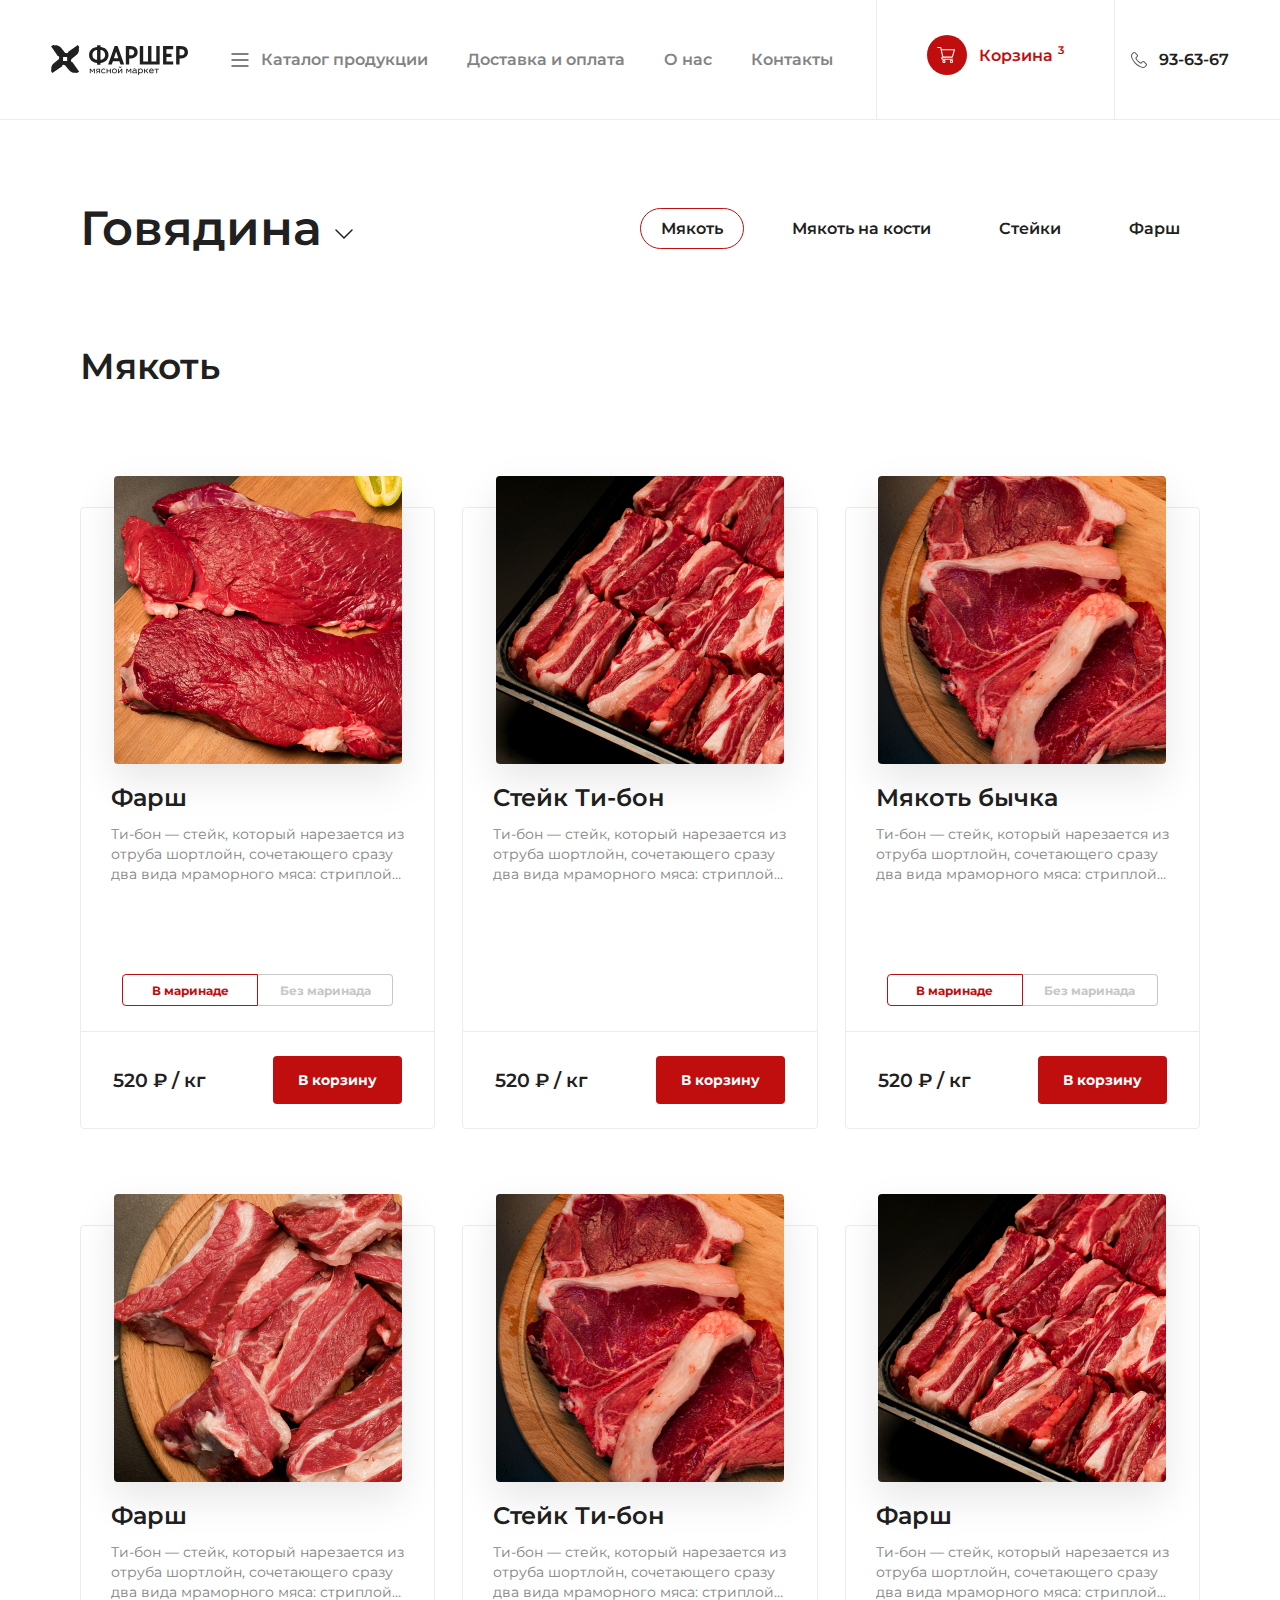
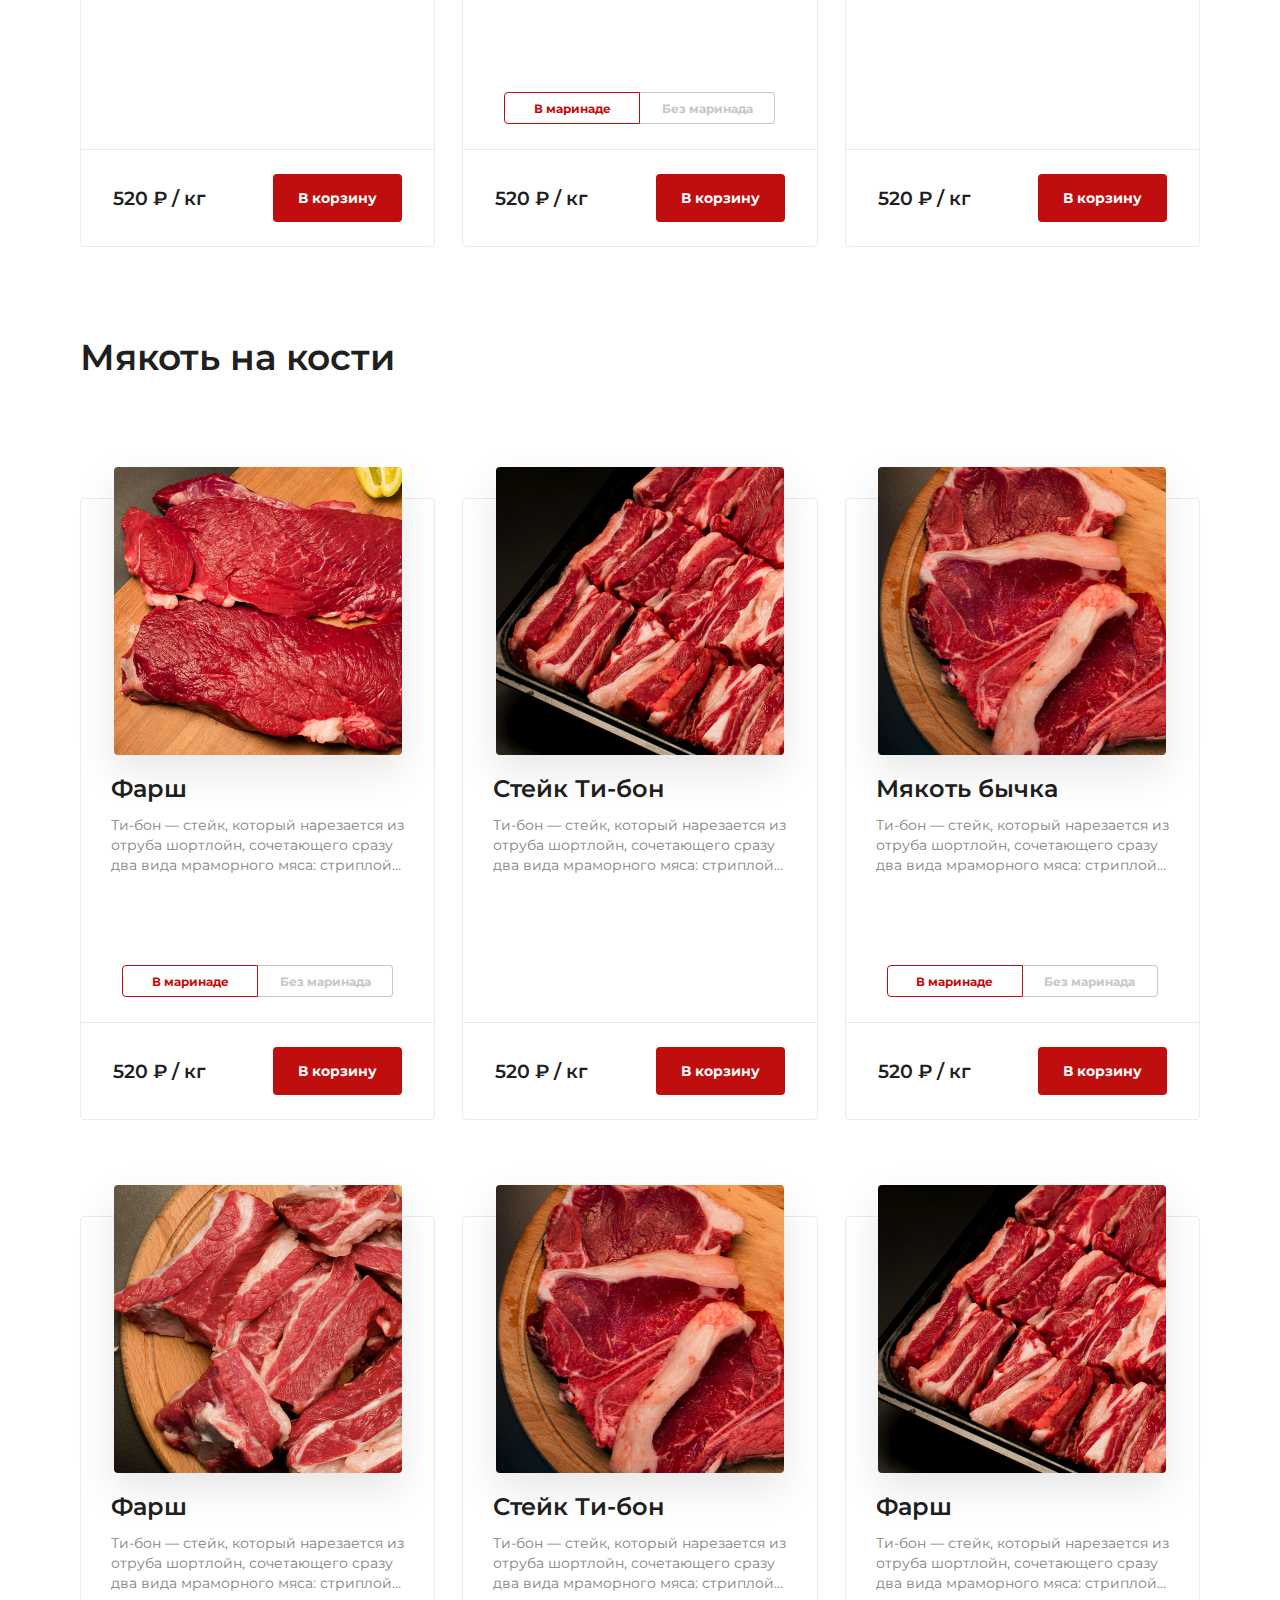
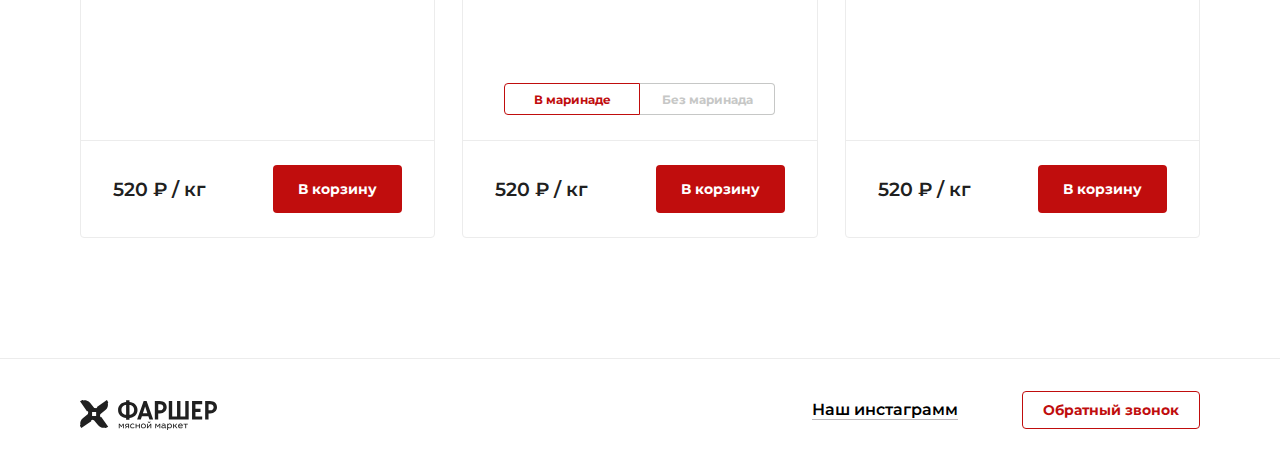
<file: catalog.html>
<!DOCTYPE html>
<html lang="ru">
<head>
  <meta charset="utf-8">
  <meta name="viewport" content="width=device-width, initial-scale=1, shrink-to-fit=no">
  <meta name="description" content="">
  <meta name="author" content="">
  <title>Фаршер</title>

  <!-- Fonts Google Montserrat -->
  <link href="https://fonts.googleapis.com/css?family=Montserrat:400,500,600,700i&amp;subset=cyrillic" rel="stylesheet">

  <!-- Custom styles for this site -->
  <link href="css/main.css" rel="stylesheet">
  <link href="css/media.css" rel="stylesheet">
</head>

<body>
<header class="header header_catalog">
  <div class="in_header flex border-bottom">
    <div class="logo">
      <a href="index.html">
        <svg width="137" height="30" viewBox="0 0 137 30" fill="none" xmlns="http://www.w3.org/2000/svg">
          <path d="M49.4829 17.9285V19.6299H46.0998V17.9285C41.794 17.6648 38.0692 14.6916 38.0692 9.93194C38.0692 5.06168 41.9136 2.19481 46.0998 1.93109V0.22969H49.4829V1.93109C53.6862 2.19481 57.5178 5.06168 57.5178 9.93194C57.5178 14.6916 53.7887 17.6648 49.4829 17.9285ZM46.0998 5.10421C43.8829 5.23607 41.448 6.80561 41.448 9.94896C41.448 13.0923 43.8829 14.6576 46.0998 14.7895V5.10421ZM54.1347 9.93194C54.1347 6.77159 51.7298 5.21906 49.4829 5.0872V14.7724C51.7298 14.6406 54.1347 13.1136 54.1347 9.93194Z" fill="#202020"/>
          <path d="M68.3591 16.2442H61.909L60.8026 19.6129H57.1034L63.6603 1.0889H66.6163L73.1731 19.6129H69.4697L68.3591 16.2442ZM67.3552 13.2965L65.134 6.61421L62.9128 13.2965H67.3552Z" fill="#202020"/>
          <path d="M86.6885 7.29902C86.6885 10.6125 84.0444 13.5091 79.8539 13.5091H78.2136V19.6129H74.8305V1.0889H79.4652C84.4672 1.0889 86.6885 3.98554 86.6885 7.29902ZM83.3054 7.29902C83.3054 5.37644 81.8786 4.245 80.0547 4.245H78.2307V10.353H80.0547C80.4708 10.3695 80.8861 10.3032 81.2762 10.1579C81.6662 10.0126 82.0233 9.79126 82.3264 9.50686C82.6295 9.22246 82.8726 8.8807 83.0414 8.50159C83.2103 8.12249 83.3014 7.71365 83.3096 7.29902H83.3054Z" fill="#202020"/>
          <path d="M108.67 1.0889V19.6129H88.8029V1.0889H92.1817V16.4568H97.0471V1.0889H100.426V16.4568H105.291V1.0889H108.67Z" fill="#202020"/>
          <path d="M115.436 4.25351V8.77074H120.511V11.9311H115.436V16.4568H122.181V19.6129H112.053V1.0889H122.181V4.25351H115.436Z" fill="#202020"/>
          <path d="M136.999 7.29902C136.999 10.6125 134.355 13.5091 130.165 13.5091H128.524V19.6129H125.171V1.0889H129.772C134.778 1.0889 136.999 3.98554 136.999 7.29902ZM133.616 7.29902C133.616 5.37644 132.189 4.245 130.365 4.245H128.542V10.353H130.365C130.781 10.3689 131.196 10.3022 131.586 10.1566C131.975 10.0111 132.332 9.78963 132.634 9.50529C132.937 9.22095 133.18 8.87939 133.348 8.50057C133.517 8.12175 133.608 7.71328 133.616 7.29902Z" fill="#202020"/>
          <path d="M20.7864 17.2395L19.932 15.9932C20.1299 15.4017 20.2351 14.7833 20.2439 14.1599L25.4296 9.98724C26.4172 9.19056 27.1607 8.13423 27.576 6.93807C27.9913 5.74192 28.0616 4.45383 27.779 3.21991L27.9584 3.09655C28.0651 3.02078 28.1449 2.91324 28.1864 2.78942C28.2278 2.6656 28.2287 2.53187 28.189 2.40749C27.9608 1.72889 27.6372 1.0859 27.2279 0.497661L26.8606 0L16.9547 6.87792L17.305 7.37559L16.0235 8.26457C15.4471 8.0748 14.8451 7.97298 14.238 7.96257L10.0476 2.81157C9.24901 1.82738 8.18918 1.086 6.98855 0.671699C5.78793 0.257396 4.49467 0.186783 3.25575 0.467886L3.13188 0.293492C3.05716 0.185651 2.94925 0.104928 2.82442 0.0634966C2.6996 0.0220652 2.56463 0.0221726 2.43988 0.0638026C1.75785 0.287844 1.11188 0.608748 0.521935 1.01659L0.0136156 1.36538L6.92932 11.2293L7.4291 10.8805L8.28341 12.1225C8.0855 12.7155 7.98033 13.3352 7.97159 13.96L2.80724 18.1327C1.81657 18.9264 1.06955 19.9811 0.651191 21.1767C0.232828 22.3724 0.159924 23.6609 0.440775 24.8958L0.261368 25.0191C0.153069 25.0935 0.0720021 25.201 0.0303945 25.3253C-0.011213 25.4496 -0.0111051 25.584 0.0307019 25.7082C0.255392 26.3883 0.579221 27.0317 0.99181 27.618L1.34208 28.1157L11.2607 21.2378L10.9104 20.7401L12.1919 19.8511C12.7689 20.0388 13.3706 20.1406 13.9774 20.1531L18.1679 25.3084C18.9676 26.291 20.0277 27.031 21.2281 27.4445C22.4285 27.8579 23.7212 27.9284 24.9597 27.6478L25.0836 27.8265C25.1597 27.9327 25.2677 28.0122 25.392 28.0535C25.5164 28.0948 25.6507 28.0957 25.7756 28.0561C26.4571 27.8289 27.1028 27.5067 27.6935 27.0991L28.2061 26.7546L21.2861 16.8907L20.7864 17.2395ZM16.1389 16.0783H12.0766V12.0374H16.1389V16.0783Z" fill="#202020"/>
          <path d="M41.3413 25.9464L42.8363 23.6878H43.8316V28.239H42.9773V24.8703H42.8961L41.5249 26.9162H41.0978L39.7351 24.8703H39.6454V28.239H38.7911V23.6835H39.8035L41.3413 25.9464Z" fill="#202020"/>
          <path d="M48.1758 26.5674C47.7925 26.7454 47.3769 26.8439 46.9541 26.8567L45.9161 28.239H44.8653L46.1468 26.6865C45.8436 26.605 45.5781 26.4217 45.395 26.1676C45.2066 25.9114 45.1089 25.6003 45.1173 25.2829C45.1133 25.0589 45.1585 24.8368 45.2498 24.6321C45.3471 24.4314 45.4941 24.2587 45.6769 24.1302C45.8682 23.9788 46.0873 23.8661 46.3219 23.7984C46.5995 23.7186 46.8874 23.6799 47.1763 23.6835H49.0814V28.239H48.2271L48.1758 26.5674ZM47.1891 24.4151C46.8696 24.3922 46.5514 24.4744 46.2835 24.6491C46.1848 24.722 46.1055 24.8179 46.0526 24.9284C45.9997 25.0389 45.9749 25.1606 45.9802 25.2829C45.9714 25.4038 45.993 25.5251 46.0429 25.6357C46.0929 25.7464 46.1697 25.8429 46.2664 25.9166C46.4877 26.0873 46.7646 26.1706 47.0438 26.1506C47.4413 26.1556 47.8327 26.0527 48.1758 25.8528V24.4151H47.1891Z" fill="#202020"/>
          <path d="M53.4085 24.4704C53.1558 24.3767 52.8879 24.3305 52.6183 24.3343C52.4096 24.3337 52.2025 24.3712 52.0074 24.4449C51.8151 24.512 51.6395 24.6191 51.4921 24.7592C51.3448 24.8994 51.2292 25.0692 51.1531 25.2573C51.0679 25.4696 51.0258 25.6966 51.0292 25.9251C51.0082 26.3678 51.1614 26.8012 51.4564 27.1331C51.6087 27.2845 51.7912 27.4024 51.992 27.4793C52.1928 27.5562 52.4076 27.5904 52.6225 27.5798C52.891 27.5775 53.157 27.5285 53.4085 27.4351C53.6453 27.3386 53.8592 27.1937 54.0364 27.0098L54.5661 27.5542C54.328 27.8265 54.0256 28.0355 53.6862 28.1625C52.9955 28.4078 52.241 28.4078 51.5504 28.1625C51.2653 28.0492 51.0086 27.8749 50.7986 27.6521C50.5855 27.4398 50.426 27.1804 50.333 26.8949C50.2238 26.5979 50.1688 26.2839 50.1706 25.9677C50.1638 25.6298 50.2309 25.2946 50.3671 24.9851C50.473 24.7079 50.636 24.4558 50.8455 24.245C51.0663 24.0343 51.3279 23.8707 51.6144 23.7644C51.9182 23.6479 52.2415 23.5902 52.567 23.5942C52.9339 23.5862 53.299 23.6468 53.6434 23.7729C53.9488 23.878 54.2253 24.0528 54.4508 24.2833L53.9681 24.8533C53.8054 24.6942 53.616 24.5646 53.4085 24.4704Z" fill="#202020"/>
          <path d="M56.484 25.5508H58.9616V23.6835H59.8501V28.239H58.9616V26.2994H56.484V28.239H55.5956V23.6835H56.484V25.5508Z" fill="#202020"/>
          <path d="M64.4121 23.7558C64.7059 23.8643 64.9747 24.0307 65.2024 24.245C65.4246 24.4596 65.598 24.7193 65.7107 25.0064C65.8308 25.3142 65.8916 25.6417 65.8901 25.9719C65.8918 26.2961 65.8279 26.6172 65.7021 26.9162C65.5832 27.2011 65.409 27.4598 65.1895 27.6776C64.9642 27.8949 64.6968 28.0642 64.4036 28.1752C64.086 28.2964 63.7484 28.357 63.4083 28.3539C63.0609 28.362 62.7153 28.3013 62.3917 28.1752C62.0994 28.0702 61.8319 27.9066 61.6057 27.6946C61.3826 27.4773 61.2092 27.2147 61.0974 26.9247C60.9773 26.6184 60.9164 26.2922 60.918 25.9634C60.9172 25.6388 60.9781 25.317 61.0974 25.0149C61.215 24.7237 61.3942 24.4611 61.6228 24.245C61.8431 24.0225 62.11 23.8512 62.4045 23.7431C62.7253 23.6228 63.0655 23.5623 63.4083 23.5644C63.7522 23.5625 64.0932 23.6275 64.4121 23.7558ZM62.7334 24.4364C62.5464 24.515 62.3766 24.6291 62.2336 24.7724C62.0888 24.9231 61.9781 25.103 61.909 25.2999C61.8286 25.5118 61.7895 25.737 61.7936 25.9634C61.7895 26.1913 61.8286 26.4179 61.909 26.6312C61.9827 26.8233 62.093 26.9995 62.2336 27.1502C62.3811 27.2931 62.5533 27.4084 62.7419 27.4904C63.1743 27.6436 63.6465 27.6436 64.0789 27.4904C64.2668 27.4093 64.4378 27.2939 64.583 27.1502C64.7266 27.0026 64.836 26.8255 64.9034 26.6312C64.9852 26.4181 65.0258 26.1915 65.023 25.9634C65.0268 25.7394 64.9862 25.5168 64.9034 25.3084C64.8304 25.1181 64.7217 24.9434 64.583 24.7937C64.4392 24.6422 64.2644 24.5233 64.0704 24.4449C63.8601 24.3599 63.6352 24.3165 63.4083 24.3173C63.1782 24.3187 62.95 24.359 62.7334 24.4364Z" fill="#202020"/>
          <path d="M70.4222 24.9724L67.7952 28.239H66.9793V23.6835H67.8337V27.0055L70.4949 23.6835H71.2808V28.239H70.4265L70.4222 24.9724ZM68.6709 22.0247C68.7296 22.0826 68.7999 22.1276 68.8771 22.1569C68.9543 22.1862 69.0369 22.1991 69.1194 22.1948C69.202 22.1999 69.2848 22.1874 69.3621 22.158C69.4395 22.1287 69.5097 22.0832 69.5679 22.0247C69.6321 21.9657 69.6832 21.894 69.7178 21.8141C69.7523 21.7342 69.7697 21.648 69.7687 21.561H70.4949C70.4891 21.7515 70.447 21.9391 70.371 22.114C70.3025 22.272 70.2055 22.4162 70.0848 22.5393C69.9593 22.6487 69.8144 22.7338 69.6576 22.7903C69.4913 22.8533 69.3144 22.8836 69.1365 22.8796C68.9572 22.8836 68.7789 22.8533 68.6111 22.7903C68.4504 22.7423 68.3039 22.6561 68.1839 22.5393C68.0567 22.4216 67.9587 22.276 67.8977 22.114C67.8221 21.9395 67.7843 21.7511 67.7867 21.561H68.4872C68.4838 21.6468 68.4983 21.7323 68.5299 21.8122C68.5616 21.892 68.6096 21.9644 68.6709 22.0247Z" fill="#202020"/>
          <path d="M77.7865 25.9464L79.2815 23.6878H80.2811V28.239H79.4268V24.8703H79.3456L77.9744 26.9162H77.5473L76.1803 24.8703H76.0906V28.239H75.2577V23.6835H76.2701L77.7865 25.9464Z" fill="#202020"/>
          <path d="M82.5578 23.7006C82.8734 23.6134 83.2 23.5718 83.5275 23.5772C84.0902 23.5293 84.6495 23.7017 85.0866 24.0578C85.2569 24.2373 85.3887 24.4494 85.4739 24.6812C85.559 24.913 85.5959 25.1597 85.5821 25.4062V27.0778C85.5692 27.2264 85.6036 27.3752 85.6804 27.5032C85.7135 27.5392 85.7537 27.5681 85.7985 27.5878C85.8434 27.6076 85.8919 27.6179 85.9409 27.618C86.0052 27.6188 86.069 27.6073 86.1289 27.584L86.21 28.2433C86.0668 28.3083 85.9103 28.3389 85.753 28.3326C85.5497 28.3417 85.3494 28.2817 85.1849 28.1625C85.0947 28.0895 85.0211 27.9983 84.9688 27.8949C84.9166 27.7915 84.8868 27.6783 84.8816 27.5627C84.6746 27.8314 84.4039 28.0447 84.0938 28.1835C83.7837 28.3223 83.4438 28.3823 83.1046 28.3581C82.6442 28.3847 82.1895 28.2458 81.8231 27.9668C81.6642 27.8269 81.5395 27.6525 81.4588 27.4571C81.3781 27.2617 81.3435 27.0505 81.3575 26.8396C81.3518 26.6286 81.3987 26.4194 81.4941 26.2308C81.5896 26.0423 81.7305 25.8802 81.9043 25.7593C82.3493 25.4763 82.8722 25.3395 83.3993 25.3679C83.6401 25.365 83.8805 25.3864 84.117 25.4317C84.3262 25.4726 84.533 25.5251 84.7363 25.5891V25.3424C84.7457 25.2051 84.725 25.0674 84.6756 24.9388C84.6262 24.8103 84.5492 24.694 84.4501 24.598C84.1919 24.4082 83.8729 24.319 83.5531 24.3471C83.0113 24.3485 82.4783 24.4845 82.0025 24.7427L81.6523 24.1174C81.9302 23.9318 82.2358 23.7912 82.5578 23.7006ZM83.4122 26.0613C83.0925 26.0332 82.7721 26.1077 82.498 26.2739C82.4144 26.3442 82.3472 26.4318 82.3011 26.5306C82.255 26.6294 82.2311 26.7371 82.2311 26.846C82.2311 26.955 82.255 27.0626 82.3011 27.1614C82.3472 27.2602 82.4144 27.3478 82.498 27.4181C82.7312 27.556 83.0005 27.6211 83.2712 27.6053C83.465 27.6074 83.658 27.5801 83.8436 27.5245C84.0093 27.4625 84.1671 27.3811 84.3135 27.282C84.4404 27.1816 84.5464 27.0573 84.6253 26.9162C84.7057 26.7751 84.7456 26.6147 84.7406 26.4526V26.2569C84.318 26.1171 83.8744 26.0509 83.4292 26.0613H83.4122Z" fill="#202020"/>
          <path d="M87.9571 24.513C88.1342 24.2047 88.3967 23.9537 88.7132 23.7899C89.0326 23.6419 89.3819 23.5691 89.7341 23.5772C90.0379 23.5742 90.3395 23.6291 90.6226 23.7388C90.8823 23.8453 91.1177 24.003 91.3146 24.2025C91.5013 24.4179 91.6461 24.666 91.7418 24.9341C91.8441 25.2486 91.8946 25.5775 91.8913 25.9081C91.9031 26.2706 91.8331 26.6311 91.6862 26.963C91.5685 27.2433 91.3939 27.4965 91.1734 27.7065C90.9529 27.9166 90.6912 28.0791 90.4047 28.1838C90.1184 28.2926 89.8142 28.3474 89.5077 28.3454C89.2411 28.3484 88.9753 28.3155 88.7175 28.2476C88.4694 28.1774 88.2353 28.0652 88.0255 27.9158V30H87.1712V23.6835H87.8589L87.9571 24.513ZM89.4479 27.5883C89.6687 27.5911 89.8878 27.5506 90.0929 27.4692C90.2811 27.3952 90.4503 27.2804 90.5884 27.1331C90.7283 26.9763 90.837 26.7944 90.9088 26.5972C90.9912 26.3681 91.0303 26.1259 91.0241 25.8826C91.0243 25.671 90.9941 25.4604 90.9344 25.2573C90.8736 25.0753 90.7762 24.9074 90.6482 24.7639C90.5237 24.6265 90.3707 24.5176 90.1997 24.4449C90.0146 24.3619 89.8132 24.3212 89.6102 24.3258C89.2591 24.3175 88.9152 24.4252 88.632 24.6321C88.3611 24.8575 88.156 25.1513 88.0383 25.4828V27.1076C88.435 27.4311 88.9353 27.6017 89.4479 27.5883Z" fill="#202020"/>
          <path d="M93.8775 25.4785L94.7319 25.3977L96.1458 23.6963H97.2307L95.4751 25.7507L97.4486 28.2518H96.3807L94.7831 26.2059H93.8775V28.2518H93.0232V23.6835H93.8775V25.4785Z" fill="#202020"/>
          <path d="M99.4947 27.2225C99.8147 27.4666 100.211 27.5901 100.614 27.5712C100.903 27.5708 101.19 27.5307 101.468 27.4522C101.737 27.3633 101.99 27.2342 102.22 27.0693L102.617 27.6861C102.335 27.9105 102.018 28.0859 101.677 28.205C101.326 28.2988 100.964 28.346 100.601 28.3454C100.248 28.3522 99.8969 28.2975 99.563 28.1838C99.2741 28.0836 99.0101 27.9227 98.789 27.7121C98.5679 27.5015 98.3949 27.246 98.2816 26.963C98.1648 26.6458 98.1083 26.3097 98.115 25.9719C98.1113 25.6443 98.1723 25.3192 98.2944 25.0149C98.4061 24.7246 98.578 24.4609 98.7988 24.2411C99.0195 24.0212 99.2843 23.8501 99.5759 23.7388C99.8996 23.6186 100.243 23.558 100.588 23.5602C100.888 23.5578 101.187 23.6097 101.468 23.7133C101.723 23.8033 101.955 23.9486 102.147 24.1387C102.335 24.329 102.481 24.5565 102.575 24.8065C102.683 25.0771 102.738 25.3659 102.737 25.6572C102.737 25.755 102.737 25.8443 102.737 25.9422C102.727 26.0325 102.712 26.122 102.69 26.2101H99.0035C99.0133 26.403 99.0619 26.5919 99.1462 26.7658C99.2306 26.9396 99.3491 27.0949 99.4947 27.2225ZM101.541 24.6704C101.409 24.5515 101.254 24.4608 101.086 24.4038C100.918 24.3467 100.74 24.3245 100.563 24.3386C100.194 24.3275 99.8328 24.4448 99.5417 24.6704C99.2778 24.9003 99.1063 25.2176 99.059 25.5636H101.891C101.895 25.2318 101.77 24.9114 101.541 24.6704Z" fill="#202020"/>
          <path d="M107.82 24.4364H106.133V28.239H105.253V24.4364H103.544V23.6835H107.816L107.82 24.4364Z" fill="#202020"/>
          </svg>
        </a>
      <a href="#0" class="menu-btn">
        <span></span>
      </a>
    </div>
    <div class="center flex nav_cart">
      <div class="header_nav center">
        <nav class="header_nav-menu flex">
          <ul class="header_list flex">
            <li id="has_mega_menu" class="item border-bottom">
              <a href="#0" id="catalog_open">
                <svg width="18" height="14" viewBox="0 0 18 14" fill="none" xmlns="http://www.w3.org/2000/svg">
                <path d="M0.998535 0.25C0.584322 0.25 0.248535 0.585786 0.248535 1C0.248535 1.41421 0.584322 1.75 0.998535 1.75V0.25ZM16.9985 1.75C17.4127 1.75 17.7485 1.41421 17.7485 1C17.7485 0.585786 17.4127 0.25 16.9985 0.25V1.75ZM0.998535 6.25C0.584322 6.25 0.248535 6.58579 0.248535 7C0.248535 7.41421 0.584322 7.75 0.998535 7.75V6.25ZM16.9985 7.75C17.4127 7.75 17.7485 7.41421 17.7485 7C17.7485 6.58579 17.4127 6.25 16.9985 6.25V7.75ZM0.998535 12.25C0.584322 12.25 0.248535 12.5858 0.248535 13C0.248535 13.4142 0.584322 13.75 0.998535 13.75V12.25ZM16.9985 13.75C17.4127 13.75 17.7485 13.4142 17.7485 13C17.7485 12.5858 17.4127 12.25 16.9985 12.25V13.75ZM0.998535 1.75H16.9985V0.25H0.998535V1.75ZM0.998535 7.75H16.9985V6.25H0.998535V7.75ZM0.998535 13.75H16.9985V12.25H0.998535V13.75Z" fill="#555555"/>
                </svg>
              Каталог продукции</a>
              <div class="dropdown">
                <div  class="dropdown_list center flex">
                  <ul class="dropdown_item">
                    <li class="dropdown_item_catalog">
                      <svg width="26" height="20" viewBox="0 0 26 20" fill="none" xmlns="http://www.w3.org/2000/svg">
                      <path d="M4.33325 4.34794H3.46659V5.21752H4.33325V4.34794Z" fill="#C00D0D"/>
                      <path d="M25.969 14.1866L25.31 12.534C25.2081 12.2783 25.189 12.0018 25.2545 11.7362L25.9864 8.80141C25.9951 8.76707 25.9994 8.7314 25.9994 8.69573V7.3914H25.1327V8.64224L24.413 11.5253C24.3029 11.9709 24.3345 12.4313 24.5048 12.857L25.1045 14.3613L23.5203 19.1304H22.6186L23.3916 14.8605C23.4176 14.72 23.3725 14.5761 23.272 14.4752L21.001 12.1966C20.591 11.7861 20.3653 11.2392 20.3657 10.6566V9.56526H19.4991V10.6566C19.4986 11.4718 19.815 12.2374 20.3887 12.8122L22.4989 14.9295L21.673 19.4878C21.6496 19.6148 21.6843 19.7447 21.7666 19.8439C21.8489 19.9426 21.9707 20 22.0994 20H23.8327C24.0194 20 24.185 19.8804 24.2443 19.703L25.9776 14.4857C26.0102 14.3879 26.0072 14.2822 25.969 14.1866Z" fill="#C00D0D"/>
                      <path d="M22.0994 2.17405H6.01189C5.81862 1.42492 5.13919 0.86971 4.33321 0.86971H1.47937L0.739661 0.127563C0.615707 0.00278437 0.428989 -0.0341549 0.267356 0.0332018C0.105724 0.10061 0 0.259321 0 0.434948V0.917553C0 2.08972 0.950702 3.04362 2.11895 3.04362H2.63416L0.316308 6.36489C-0.0728185 6.9253 -0.104454 7.66969 0.2409 8.26968C0.570208 8.81404 1.18642 9.13926 1.7939 9.131H4.70974C4.86228 9.13273 5.00396 9.21578 5.10278 9.38316L7.7998 13.1827V19.5652C7.7998 19.8057 7.99393 20 8.23311 20H9.96638C10.1709 20 10.3473 19.857 10.3902 19.6565L11.6169 13.9131H21.6661V13.0436H11.2664C11.0619 13.0436 10.8855 13.1866 10.8426 13.387L9.61585 19.1304H8.66641V13.0436C8.66641 12.9531 8.63823 12.8649 8.58582 12.7914L5.83076 8.91319C5.60194 8.51582 5.176 8.26622 4.71451 8.26102H1.78527C1.46201 8.27539 1.15047 8.09798 0.986248 7.82626C0.813343 7.52539 0.829389 7.14668 1.02657 6.86278L3.8215 2.85847C3.91422 2.72543 3.92549 2.55195 3.85095 2.40801C3.7764 2.26453 3.62823 2.1741 3.4666 2.1741H2.11895C1.7285 2.1741 1.37969 1.99409 1.14961 1.71238C1.19729 1.73022 1.24797 1.73934 1.29997 1.73934H4.33321C4.81115 1.73934 5.19987 2.12931 5.19987 2.60891C5.19987 2.84889 5.394 3.04367 5.63317 3.04367H22.0994C23.7716 3.04367 25.1327 4.4089 25.1327 6.08711V7.44795H25.9993V6.08711C25.9993 3.9297 24.25 2.17405 22.0994 2.17405Z" fill="#C00D0D"/>
                      <path d="M25.1327 6.52188L25.1327 7.3914C25.1327 7.87094 24.744 8.26103 24.266 8.26103C23.788 8.26103 23.3993 7.87105 23.3993 7.39145V6.95669C23.3993 5.99754 22.622 5.21759 21.6661 5.21759H20.3661V6.08717H21.6661C22.144 6.08717 22.5327 6.47714 22.5327 6.95674V7.3915C22.5327 8.35065 23.3101 9.1306 24.266 9.1306C25.2219 9.1306 25.9994 8.35054 25.9994 7.3914L25.9993 6.52183L25.1327 6.52188Z" fill="#C00D0D"/>
                      </svg>
                      <a href="#0">Говядина</a>
                      <a class="dropdown-item_toggle menu-plus_minus menu-plus_minus_active" href="#0"><span></span></a>
                    </li>
                    <ul class="list_item">
                      <li><a href="catalog.html#cat_meat">Мякоть</a></li>
                      <li><a href="catalog.html#cat_meat_dice">Мякоть на кости</a></li>
                      <li><a href="catalog.html">Стейки</a></li>
                      <li><a href="catalog.html">Фарш</a></li>
                    </ul>
                  </ul>
                  <ul class="dropdown_item">
                    <li class="dropdown_item_catalog">
                      <svg width="30" height="20" viewBox="0 0 30 20" fill="none" xmlns="http://www.w3.org/2000/svg">
                      <path d="M29.8534 8.71126L27.4949 6.46511C27.3844 4.1952 25.4099 2.38141 22.9999 2.38141H11.8234C11.1034 1.00477 9.56097 0.000502065 8.10498 0.000502065H4.53149C4.08799 -0.0094865 3.64801 0.130019 3.27999 0.378561L0.899513 1.9928C0.332035 2.37851 -0.00446689 3.00516 4.48e-05 3.66658C4.48e-05 4.79563 0.964551 5.71413 2.15001 5.71413H5.49998C6.87845 5.71413 7.99998 4.64608 7.99998 3.33322H6.99997C6.99997 4.12081 6.32696 4.76175 5.49998 4.76175H2.15001C1.51603 4.76175 1 4.27036 1 3.66368C0.997481 3.30895 1.17701 2.97464 1.48 2.7694L3.86 1.15516C4.05653 1.02229 4.27948 0.930387 4.53002 0.952764H8.10498C9.25898 0.952764 10.546 1.86702 11.0355 3.03412C11.1115 3.21509 11.2955 3.33361 11.4999 3.33361H22.9999C24.9294 3.33361 26.4999 4.82883 26.4999 6.66684C26.4999 6.793 26.5529 6.91398 26.6463 7.00304L28.7418 8.99869C28.3093 9.23345 27.5933 9.41442 26.8534 8.71059L26.1464 9.38389C26.7499 9.95865 27.3748 10.1634 27.9479 10.1634C28.7664 10.1634 29.4759 9.74343 29.8534 9.38434C30.0489 9.19841 30.0489 8.89747 29.8534 8.71126Z" fill="#C00D0D"/>
                      <path d="M5 1.90481H3.99998V2.85719H5V1.90481Z" fill="#C00D0D"/>
                      <path d="M9.59999 13.5235L8.1 15.4282C8.03502 15.5106 7.99998 15.6106 7.99998 15.7139V19.0471H6.99997V13.533C6.99997 13.3392 6.87645 13.1644 6.68749 13.0916C5.358 12.5797 4.49949 11.3659 4.50002 9.99977V5.23802H3.50001V9.99977C3.49948 11.6469 4.47002 13.1211 6.00001 13.8411V19.5238C6.00001 19.7871 6.22402 19.9999 6.49999 19.9999H8.49996C8.77594 19.9999 8.99994 19.7866 8.99994 19.5238V15.8729L10.3999 14.0944L9.59999 13.5235Z" fill="#C00D0D"/>
                      <path d="M27.9994 11.4288V9.52412H26.9994V11.4288C26.9994 12.2164 26.3264 12.8573 25.4994 12.8573C25.2844 12.8573 25.0934 12.9888 25.0254 13.1831C24.9573 13.3774 25.0273 13.5916 25.1998 13.7145L26.9998 15.0001V19.0476H25.9998V15.7144C25.9998 15.4511 25.7764 15.2382 25.4998 15.2382H24.4998C22.8453 15.2382 21.4999 13.9569 21.4999 12.3812V10.0003H20.4998V12.3812C20.4998 14.4816 22.2943 16.1906 24.4998 16.1906H24.9998V19.5238C24.9998 19.7872 25.2233 20 25.4998 20H27.4998C27.7763 20 27.9997 19.7867 27.9987 19.5238V14.7621C27.9987 14.6121 27.9247 14.4707 27.7988 14.3811L26.6347 13.5497C27.4444 13.1549 27.9994 12.3521 27.9994 11.4288Z" fill="#C00D0D"/>
                      <path d="M11.4999 13.3335C10.1215 13.3335 8.99994 12.2655 8.99994 10.9526V10.0002H7.99993V10.9526C7.99993 12.7902 9.56994 14.2858 11.4999 14.2858H20.9998V13.3335L11.4999 13.3335Z" fill="#C00D0D"/>
                      <path d="M8.49996 1.90526V3.25238C7.91795 3.05573 7.49995 2.52623 7.49995 1.90526H6.49993C6.49993 3.21806 7.62141 4.28617 8.99994 4.28617C9.27591 4.28617 9.49992 4.07283 9.49992 3.81001V1.90532L8.49996 1.90526Z" fill="#C00D0D"/>
                      </svg>
                      <a href="#0">Баранина</a>
                      <a class="dropdown-item_toggle menu-plus_minus menu-plus_minus_active" href="#0"><span></span></a>
                    </li>
                    <ul class="list_item">
                      <li><a href="catalog.html#cat_meat">Мякоть</a></li>
                      <li><a href="catalog.html#cat_meat_dice">Мякоть на кости</a></li>
                      <li><a href="catalog.html">Стейки</a></li>
                      <li><a href="catalog.html">Фарш</a></li>
                    </ul>
                  </ul>
                  <ul class="dropdown_item">
                    <li class="dropdown_item_catalog">
                      <svg width="23" height="20" viewBox="0 0 23 20" fill="none" xmlns="http://www.w3.org/2000/svg">
                      <path d="M3.27751 1.91804C3.17055 1.84953 3.03448 1.83768 2.91567 1.88693L0.232354 2.99773C0.0912999 3.05587 6.38095e-05 3.1899 6.38095e-05 3.33799C6.38095e-05 3.48609 0.0912999 3.62012 0.232354 3.67826L2.91567 4.78906C2.96396 4.80906 3.01535 4.81904 3.06669 4.81904C3.14068 4.81904 3.21426 4.7983 3.27751 4.75795C3.38523 4.68944 3.45001 4.57319 3.45001 4.44879V2.2272C3.45001 2.1028 3.38523 1.98655 3.27751 1.91804ZM2.68338 3.88714L1.35666 3.33804L2.68338 2.78858V3.88714Z" fill="#C00D0D"/>
                      <path d="M5.75 1.85693C5.11597 1.85693 4.6 2.35532 4.6 2.96773C4.6 3.58014 5.11597 4.07853 5.75 4.07853C6.38402 4.07853 6.89999 3.58014 6.89999 2.96773C6.89999 2.35532 6.38407 1.85693 5.75 1.85693ZM5.75 3.33802C5.53878 3.33802 5.36668 3.17179 5.36668 2.96777C5.36668 2.76375 5.53878 2.59752 5.75 2.59752C5.96122 2.59752 6.13331 2.76375 6.13331 2.96777C6.13331 3.17179 5.96122 3.33802 5.75 3.33802Z" fill="#C00D0D"/>
                      <path d="M10.7334 16.6676H9.96667V19.6297H10.7334V16.6676Z" fill="#C00D0D"/>
                      <path d="M14.5667 19.2595H8.43335V20H14.5667V19.2595Z" fill="#C00D0D"/>
                      <path d="M13.0334 16.6676H12.2667V19.6297H13.0334V16.6676Z" fill="#C00D0D"/>
                      <path d="M11.5 17.7784H10.35V18.5189H11.5V17.7784Z" fill="#C00D0D"/>
                      <path d="M13.8 17.7784H12.65V18.5189H13.8V17.7784Z" fill="#C00D0D"/>
                      <path d="M3.25914 4.12852C3.14108 4.06226 2.99504 4.06187 2.87618 4.12778L0.866378 5.23897C0.340435 5.5322 0.0084628 6.07875 6.24286e-05 6.67042V6.84146C-0.00380084 7.28652 0.171753 7.70602 0.49492 8.02373C0.818088 8.34104 1.2497 8.51803 1.71351 8.52172H1.72501C2.67646 8.52172 3.45001 7.77453 3.45001 6.85552L3.45001 4.44879C3.45001 4.31701 3.37719 4.19482 3.25914 4.12852ZM2.68337 6.85552C2.68337 7.36614 2.25365 7.78117 1.72506 7.78117V8.15142L1.71702 7.78117C1.46096 7.77896 1.22135 7.68081 1.04157 7.5046C0.862156 7.32835 0.764406 7.09508 0.766742 6.84481V6.67558C0.771324 6.34864 0.956491 6.0439 1.24857 5.88097L2.68337 5.08749V6.85552Z" fill="#C00D0D"/>
                      <path d="M23 0.3759V0.00564899H19.55C19.5496 0.00564899 19.5496 0.00564899 19.5488 0.00564899C16.841 0.00564899 14.3381 1.53187 13.1744 3.89344L11.4999 7.29026L8.82471 1.86658C8.33098 0.817268 7.28601 0.10484 6.08848 0.00638656C5.23174 -0.0462027 4.40989 0.227418 3.76819 0.774311C3.12648 1.32155 2.74352 2.07728 2.68988 2.90149C2.6853 2.96774 2.68337 3.03439 2.68337 3.10104V8.70722C2.68607 13.2982 6.55464 17.0356 11.3083 17.0378C15.9283 17.0378 19.6784 13.0604 19.9211 9.61326C21.6495 9.43405 23 8.01666 23 6.30013V5.92988H21.7162C22.4986 5.31855 23 4.38366 23 3.33804V2.96779H21.7162C22.4986 2.35646 23 1.42152 23 0.3759ZM22.2061 3.70829C22.0194 4.96275 20.8997 5.92988 19.55 5.92988V6.67043H22.2061C22.0194 7.92489 20.8997 8.89202 19.55 8.89202H19.1666V9.26227C19.1666 12.4292 15.5403 16.2973 11.3083 16.2973C6.97744 16.2951 3.45194 12.8901 3.45005 8.70687V3.10104C3.45005 3.05032 3.45158 2.99994 3.45504 2.94848C3.49569 2.32049 3.78701 1.74587 4.27535 1.32967C4.72538 0.946441 5.29234 0.740206 5.88036 0.740206C5.93058 0.740206 5.98117 0.741682 6.03215 0.744632C6.94487 0.819785 7.74758 1.36707 8.12973 2.17903L11.5004 9.0123L13.8667 4.21179C14.9044 2.10644 17.1346 0.746108 19.5488 0.746108C19.5492 0.746108 19.5496 0.746108 19.55 0.746108H22.2061C22.0194 2.00057 20.8997 2.9677 19.55 2.9677V3.70825L22.2061 3.70829Z" fill="#C00D0D"/>
                      <path d="M12.65 8.89201V9.63255H17.1549C16.8015 10.7122 15.7496 11.4824 14.5467 11.4839L14.5394 12.2244C14.5421 12.2244 14.5444 12.2244 14.5475 12.2244H15.6216C15.2681 13.3053 14.2143 14.0758 13.0099 14.0758C13.0087 14.0758 13.0076 14.0758 13.0064 14.0758H11.4999C8.75221 14.0758 6.51664 11.9164 6.51664 9.26235V8.8921H5.74996V9.26235C5.74996 12.3248 8.32941 14.8163 11.4999 14.8163H13.006C13.0076 14.8163 13.0087 14.8163 13.0103 14.8163C14.7452 14.8163 16.2368 13.5656 16.4794 11.906L16.5197 11.6295C17.3078 11.1063 17.8713 10.2795 18.0127 9.3142L18.0745 8.8921L12.65 8.89201Z" fill="#C00D0D"/>
                      </svg>
                      <a href="#0">Курятина</a>
                      <a class="dropdown-item_toggle menu-plus_minus menu-plus_minus_active" href="#0"><span></span></a>
                    </li>
                    <ul class="list_item">
                      <li><a href="catalog.html#cat_meat">Мякоть</a></li>
                      <li><a href="catalog.html#cat_meat_dice">Мякоть на кости</a></li>
                      <li><a href="catalog.html">Стейки</a></li>
                      <li><a href="catalog.html">Фарш</a></li>
                    </ul>
                  </ul>
                </div>
              </div>
            </li>
            <li class="item"><a href="#0">Доставка и оплата</a></li>
            <li class="item"><a href="#0">О нас</a></li>
            <li class="item flex call_us">
              <a href="#0">Контакты</a>
              <a class="link">Позвонить нам</a></li>
          </ul>
        </nav>
      </div>
      <div class="header_cart-list">
        <a class="flex" href="#0"><span class="cart flex">
          <svg width="19" height="16" viewBox="0 0 19 16" xmlns="http://www.w3.org/2000/svg">
            <path d="M5.86467 10.6668L5.86759 10.6667H15.3422C15.5802 10.6667 15.7896 10.5088 15.855 10.2799L17.9884 2.81319C18.0344 2.65222 18.0022 2.47917 17.9015 2.34556C17.8007 2.21194 17.643 2.13333 17.4756 2.13333H4.63459L4.25332 0.417639C4.19901 0.173611 3.98261 0 3.73259 0H0.53239C0.237789 0 -0.000976562 0.23875 -0.000976562 0.533333C-0.000976562 0.827917 0.237789 1.06667 0.53239 1.06667H3.30479C3.37229 1.37069 5.12935 9.27708 5.23046 9.73195C4.66362 9.97833 4.26596 10.5435 4.26596 11.2C4.26596 12.0822 4.98378 12.8 5.86606 12.8H15.5378C15.8324 12.8 16.0712 12.5613 16.0712 12.2667C16.0712 11.9721 15.8324 11.7333 15.5378 11.7333H5.86606C5.57201 11.7333 5.33269 11.494 5.33269 11.2C5.33269 10.9064 5.57118 10.6675 5.86467 10.6668ZM16.7685 3.2L14.9398 9.6H6.29387L4.87155 3.2H16.7685Z" fill="CurrentColor"/>
            <path d="M5.33252 14.4C5.33252 15.2823 6.05034 16 6.93262 16C7.8149 16 8.53272 15.2823 8.53272 14.4C8.53272 13.5178 7.8149 12.8 6.93262 12.8C6.05034 12.8 5.33252 13.5178 5.33252 14.4ZM6.93262 13.8667C7.22667 13.8667 7.46599 14.106 7.46599 14.4C7.46599 14.6941 7.22667 14.9334 6.93262 14.9334C6.63857 14.9334 6.39925 14.6941 6.39925 14.4C6.39925 14.106 6.63857 13.8667 6.93262 13.8667Z" fill="CurrentColor"/>
            <path d="M12.8711 14.4C12.8711 15.2823 13.5889 16 14.4712 16C15.3535 16 16.0713 15.2823 16.0713 14.4C16.0713 13.5178 15.3535 12.8 14.4712 12.8C13.5889 12.8 12.8711 13.5178 12.8711 14.4ZM14.4712 13.8667C14.7652 13.8667 15.0046 14.106 15.0046 14.4C15.0046 14.6941 14.7652 14.9334 14.4712 14.9334C14.1771 14.9334 13.9378 14.6941 13.9378 14.4C13.9378 14.106 14.1771 13.8667 14.4712 13.8667Z" fill="CurrentColor"/>
            </svg>
          </span>Корзина <sup> 3</sup>
        </a>
        <div class="header-cart_popup">
          <div class="cart_popup_blocks">
            <div class="cart_popup_blocks_img">
              <img src="img/cards_goods/card_2.png" alt="">
            </div>
            <div class="cart_popup_block">
              <div class="cart_popup_title">Стейк Ти-бон</div>
              <div class="cart_popup_text">В маринаде</div>
            </div>
            <div class="cart_popup_info">
              <div class="cart_popup_price">1 720 ₽</div>
              <div class="cart_popup_number"><img src="img/icons/icon_close.svg"> 3 кг</div>
            </div>
            <a href="#0" class="popup_block_close"><img src="img/icons/icon_close.svg"></a>
          </div>
          <div class="cart_popup_blocks">
            <div class="cart_popup_blocks_img">
              <img src="img/cards_goods/card_4.png" alt="">
            </div>
            <div class="cart_popup_block">
              <div class="cart_popup_title">Стейк Ти-бон</div>
              <div class="cart_popup_text">В маринаде</div>
            </div>
            <div class="cart_popup_info">
              <div class="cart_popup_price">1 645 ₽</div>
              <div class="cart_popup_number"><img src="img/icons/icon_close.svg"> 2 кг</div>
            </div>
            <a href="#0" class="popup_block_close"><img src="img/icons/icon_close.svg"></a>
          </div>
          <div class="cart_popup_blocks">
            <div class="cart_popup_blocks_img">
              <img src="img/cards_goods/card_5.png" alt="">
            </div>
            <div class="cart_popup_block">
              <div class="cart_popup_title">Стейк Ти-бон</div>
              <div class="cart_popup_text">В маринаде</div>
            </div>
            <div class="cart_popup_info">
              <div class="cart_popup_price">1 720 ₽</div>
              <div class="cart_popup_number"><img src="img/icons/icon_close.svg"> 4 кг</div>
            </div>
            <a href="#0" class="popup_block_close"><img src="img/icons/icon_close.svg"></a>
          </div>
          <div class="cart_popup_last flex">
            <div class="cart_popup_summ">
              Итого 
              <span class="cart_all_summ">5 785 ₽</span> 
            </div>
            <a href="#0" class="popup_enter">Оформить заказ</a>
          </div>
        </div>
      </div>
    </div>
    <div class="header_phone">
      <a  class="phone" href="tel:936367">
        <svg width="17" height="16" viewBox="0 0 17 16" fill="none" xmlns="http://www.w3.org/2000/svg">
          <path d="M14.4673 9.53763C14.1181 9.17563 13.6969 8.98208 13.2505 8.98208C12.8076 8.98208 12.3828 9.17204 12.0192 9.53405L10.8815 10.6631C10.7879 10.6129 10.6943 10.5663 10.6043 10.5197C10.4747 10.4552 10.3523 10.3943 10.2479 10.3297C9.18223 9.65591 8.21377 8.77778 7.28492 7.64158C6.83489 7.07527 6.53247 6.59857 6.31286 6.1147C6.60808 5.84588 6.8817 5.56631 7.14811 5.29749C7.24892 5.19713 7.34972 5.09319 7.45053 4.99283C8.20657 4.24014 8.20657 3.26523 7.45053 2.51254L6.46767 1.53405C6.35606 1.42294 6.24086 1.30824 6.13285 1.19355C5.91684 0.971326 5.69002 0.741935 5.45601 0.526882C5.10679 0.182796 4.68917 0 4.24994 0C3.81071 0 3.38589 0.182796 3.02587 0.526882C3.02227 0.530466 3.02227 0.530466 3.01867 0.53405L1.7946 1.76344C1.33377 2.22222 1.07095 2.78136 1.01335 3.43011C0.926944 4.4767 1.23656 5.45161 1.47418 6.08961C2.05741 7.65591 2.92866 9.10753 4.22834 10.6631C5.80523 12.5376 7.70254 14.0179 9.86987 15.0609C10.6979 15.4516 11.8032 15.914 13.0381 15.9928C13.1137 15.9964 13.1929 16 13.2649 16C14.0965 16 14.795 15.7025 15.3422 15.1111C15.3458 15.1039 15.353 15.1004 15.3566 15.0932C15.5438 14.8674 15.7598 14.6631 15.9866 14.4444C16.1414 14.2975 16.2999 14.1434 16.4547 13.9821C16.8111 13.6129 16.9983 13.1828 16.9983 12.7419C16.9983 12.2975 16.8075 11.871 16.4439 11.5125L14.4673 9.53763ZM15.7562 13.3118C15.7526 13.3154 15.7526 13.3118 15.7562 13.3118C15.6158 13.4624 15.4718 13.5986 15.317 13.7491C15.083 13.9713 14.8454 14.2043 14.6222 14.466C14.2585 14.853 13.8301 15.0358 13.2685 15.0358C13.2145 15.0358 13.1569 15.0358 13.1029 15.0323C12.0336 14.9642 11.0399 14.5484 10.2947 14.1935C8.25698 13.2115 6.46767 11.8172 4.98078 10.0502C3.75311 8.57706 2.93226 7.21505 2.38863 5.75269C2.05381 4.86022 1.9314 4.16487 1.98541 3.50896C2.02141 3.08961 2.18342 2.74194 2.48224 2.44444L3.70991 1.22222C3.88632 1.05735 4.07353 0.967742 4.25714 0.967742C4.48395 0.967742 4.66756 1.10394 4.78277 1.21864C4.78637 1.22222 4.78997 1.22581 4.79357 1.22939C5.01318 1.43369 5.222 1.64516 5.44161 1.87097C5.55322 1.98566 5.66842 2.10036 5.78363 2.21864L6.76649 3.19713C7.14811 3.57706 7.14811 3.92832 6.76649 4.30824C6.66208 4.41219 6.56128 4.51613 6.45687 4.61649C6.15445 4.92473 5.86644 5.21147 5.55322 5.49104C5.54602 5.49821 5.53882 5.50179 5.53522 5.50896C5.2256 5.8172 5.2832 6.11828 5.348 6.32258C5.3516 6.33333 5.35521 6.34409 5.35881 6.35484C5.61442 6.97133 5.97444 7.55197 6.52167 8.24373L6.52527 8.24731C7.51893 9.46595 8.56659 10.4158 9.72226 11.1434C9.86987 11.2366 10.0211 11.3118 10.1651 11.3835C10.2947 11.448 10.4171 11.509 10.5215 11.5735C10.5359 11.5806 10.5503 11.5914 10.5647 11.5986C10.6871 11.6595 10.8023 11.6882 10.9211 11.6882C11.22 11.6882 11.4072 11.5018 11.4684 11.4409L12.6996 10.2151C12.822 10.0932 13.0165 9.94624 13.2433 9.94624C13.4665 9.94624 13.6501 10.086 13.7617 10.2079C13.7653 10.2115 13.7653 10.2115 13.7689 10.2151L15.7526 12.19C16.1234 12.5556 16.1234 12.9319 15.7562 13.3118Z" fill="#555555"/>
          </svg>
      93-63-67</a>
    </div>
  </div>
</header>

<div class="floating_cart">
  <a class="flex" href="#0">
    <svg width="29" height="25" viewBox="0 0 19 16" xmlns="http://www.w3.org/2000/svg">
      <path d="M5.86467 10.6668L5.86759 10.6667H15.3422C15.5802 10.6667 15.7896 10.5088 15.855 10.2799L17.9884 2.81319C18.0344 2.65222 18.0022 2.47917 17.9015 2.34556C17.8007 2.21194 17.643 2.13333 17.4756 2.13333H4.63459L4.25332 0.417639C4.19901 0.173611 3.98261 0 3.73259 0H0.53239C0.237789 0 -0.000976562 0.23875 -0.000976562 0.533333C-0.000976562 0.827917 0.237789 1.06667 0.53239 1.06667H3.30479C3.37229 1.37069 5.12935 9.27708 5.23046 9.73195C4.66362 9.97833 4.26596 10.5435 4.26596 11.2C4.26596 12.0822 4.98378 12.8 5.86606 12.8H15.5378C15.8324 12.8 16.0712 12.5613 16.0712 12.2667C16.0712 11.9721 15.8324 11.7333 15.5378 11.7333H5.86606C5.57201 11.7333 5.33269 11.494 5.33269 11.2C5.33269 10.9064 5.57118 10.6675 5.86467 10.6668ZM16.7685 3.2L14.9398 9.6H6.29387L4.87155 3.2H16.7685Z" fill="CurrentColor"/>
      <path d="M5.33252 14.4C5.33252 15.2823 6.05034 16 6.93262 16C7.8149 16 8.53272 15.2823 8.53272 14.4C8.53272 13.5178 7.8149 12.8 6.93262 12.8C6.05034 12.8 5.33252 13.5178 5.33252 14.4ZM6.93262 13.8667C7.22667 13.8667 7.46599 14.106 7.46599 14.4C7.46599 14.6941 7.22667 14.9334 6.93262 14.9334C6.63857 14.9334 6.39925 14.6941 6.39925 14.4C6.39925 14.106 6.63857 13.8667 6.93262 13.8667Z" fill="CurrentColor"/>
      <path d="M12.8711 14.4C12.8711 15.2823 13.5889 16 14.4712 16C15.3535 16 16.0713 15.2823 16.0713 14.4C16.0713 13.5178 15.3535 12.8 14.4712 12.8C13.5889 12.8 12.8711 13.5178 12.8711 14.4ZM14.4712 13.8667C14.7652 13.8667 15.0046 14.106 15.0046 14.4C15.0046 14.6941 14.7652 14.9334 14.4712 14.9334C14.1771 14.9334 13.9378 14.6941 13.9378 14.4C13.9378 14.106 14.1771 13.8667 14.4712 13.8667Z" fill="CurrentColor"/>
      </svg>
  </a>
</div>

<article>
  <div class="catalog">
    <div class="categories flex">
      <div class="center cat_menu flex">
        <div class="dropdown_categories">
          <div class="dropdown_categories_head">
            <a class="drop_cat_menu_item drop_cat_menu_item_active" id="cat_meat_head" href="#0">Говядина
              <svg width="18" height="11" viewBox="0 0 18 11" fill="none" xmlns="http://www.w3.org/2000/svg">
              <path d="M1 1L9 9L17 1" stroke="#202020" stroke-width="1.5" stroke-linecap="round"/>
              </svg>
            </a>
          </div>
          <ul class="dropdown_categories_item">
            <li><a class="drop_cat_menu_item" id="cat_mutton" href="#0">Баранина</a></li>
            <li><a class="drop_cat_menu_item" id="cat_chicken" href="#0">Курятина</a></li>
          </ul>
        </div>
        <div class="categories_item">
          <ul class="flex">
            <li><a class="top mPS2id-highlight" href="#cat_meat">Мякоть</a></li>
            <li><a class="top" href="#cat_meat_dice">Мякоть на кости</a></li>
            <li><a class="top" href="#0">Стейки</a></li>
            <li><a class="top" href="#0">Фарш</a></li>
          </ul>
        </div>
      </div>
    </div>
    
    <div id="cat_meat"  class="tabs meet_item" style="display: block;">
      <div class="catalog_head">
        <div class="center">
          <h3>Мякоть</h3>
        </div>
      </div>
      <div class="center">

        <div class="card">
          <div class="card_descr">
            <div class="c-img">
              <img src="img/cards_goods/card_2.png">
            </div>
            <div>
              <h2>Фарш</h2>
              <p>Ти-бон — стейк, который нарезается из отруба шортлойн, сочетающего сразу два вида мраморного мяса: стриплойн и вырезку.</p>
            </div>
            <div class="marinade">
              <a href="#0" class="marinade_active">В маринаде</a>
              <a href="#0">Без маринада</a>
            </div>
          </div>
          <div class="salary_cart">
            <div class="salary">520 &#x20bd; / кг</div>
            <a href="#0" class="in_cart">В корзину</a>
          </div>
        </div>

        <div class="card">
          <div class="card_descr">
            <div class="c-img">
              <img src="img/cards_goods/card_3.png">
            </div>
            <div>
              <h2>Стейк Ти-бон</h2>
              <p>Ти-бон — стейк, который нарезается из отруба шортлойн, сочетающего сразу два вида мраморного мяса: стриплойн и вырезку.</p>
            </div>
          </div>
          <div class="salary_cart">
            <div class="salary">520 &#x20bd; / кг</div>
            <a href="#0" class="in_cart">В корзину</a>
          </div>
        </div>

        <div class="card">
          <div class="card_descr">
            <div class="c-img">
              <img src="img/cards_goods/card_4.png">
            </div>
            <div>
              <h2>Мякоть бычка</h2>
              <p>Ти-бон — стейк, который нарезается из отруба шортлойн, сочетающего сразу два вида мраморного мяса: стриплойн и вырезку.</p>
            </div>
            <div class="marinade">
              <a href="#0" class="marinade_active">В маринаде</a>
              <a href="#0">Без маринада</a>
            </div>
          </div>
          <div class="salary_cart">
            <div class="salary">520 &#x20bd; / кг</div>
            <a href="#0" class="in_cart">В корзину</a>
          </div>
        </div>

        <div class="card">
          <div class="card_descr">
            <div class="c-img">
              <img src="img/cards_goods/card_5.png">
            </div>
            <div>
              <h2>Фарш</h2>
              <p>Ти-бон — стейк, который нарезается из отруба шортлойн, сочетающего сразу два вида мраморного мяса: стриплойн и вырезку.</p>
            </div>
          </div>
          <div class="salary_cart">
            <div class="salary">520 &#x20bd; / кг</div>
            <a href="#0" class="in_cart">В корзину</a>
          </div>
        </div>

        <div class="card">
          <div class="card_descr">
            <div class="c-img">
              <img src="img/cards_goods/card_4.png">
            </div>
            <div>
              <h2>Стейк Ти-бон</h2>
              <p>Ти-бон — стейк, который нарезается из отруба шортлойн, сочетающего сразу два вида мраморного мяса: стриплойн и вырезку.</p>
            </div>
            <div class="marinade">
              <a href="#0" class="marinade_active">В маринаде</a>
              <a href="#0">Без маринада</a>
            </div>
          </div>
          <div class="salary_cart">
            <div class="salary">520 &#x20bd; / кг</div>
            <a href="#0" class="in_cart">В корзину</a>
          </div>
        </div>

        <div class="card">
          <div class="card_descr">
            <div class="c-img">
              <img src="img/cards_goods/card_3.png">
            </div>
            <div>
              <h2>Фарш</h2>
              <p>Ти-бон — стейк, который нарезается из отруба шортлойн, сочетающего сразу два вида мраморного мяса: стриплойн и вырезку.</p>
            </div>
          </div>
          <div class="salary_cart">
            <div class="salary">520 &#x20bd; / кг</div>
            <a href="#0" class="in_cart">В корзину</a>
          </div>
        </div>

      </div>
    </div>


    <div id="cat_meat_dice" class="tabs meet_item" style="display: block;">
      <div class="catalog_head">
        <div class="center">
          <h3>Мякоть на кости</h3>
        </div>
      </div>
      <div class="center">

        <div class="card">
          <div class="card_descr">
            <div class="c-img">
              <img src="img/cards_goods/card_2.png">
            </div>
            <div>
              <h2>Фарш</h2>
              <p>Ти-бон — стейк, который нарезается из отруба шортлойн, сочетающего сразу два вида мраморного мяса: стриплойн и вырезку.</p>
            </div>
            <div class="marinade">
              <a href="#0" class="marinade_active">В маринаде</a>
              <a href="#0">Без маринада</a>
            </div>
          </div>
          <div class="salary_cart">
            <div class="salary">520 &#x20bd; / кг</div>
            <a href="#0" class="in_cart">В корзину</a>
          </div>
        </div>

        <div class="card">
          <div class="card_descr">
            <div class="c-img">
              <img src="img/cards_goods/card_3.png">
            </div>
            <div>
              <h2>Стейк Ти-бон</h2>
              <p>Ти-бон — стейк, который нарезается из отруба шортлойн, сочетающего сразу два вида мраморного мяса: стриплойн и вырезку.</p>
            </div>
          </div>
          <div class="salary_cart">
            <div class="salary">520 &#x20bd; / кг</div>
            <a href="#0" class="in_cart">В корзину</a>
          </div>
        </div>

        <div class="card">
          <div class="card_descr">
            <div class="c-img">
              <img src="img/cards_goods/card_4.png">
            </div>
            <div>
              <h2>Мякоть бычка</h2>
              <p>Ти-бон — стейк, который нарезается из отруба шортлойн, сочетающего сразу два вида мраморного мяса: стриплойн и вырезку.</p>
            </div>
            <div class="marinade">
              <a href="#0" class="marinade_active">В маринаде</a>
              <a href="#0">Без маринада</a>
            </div>
          </div>
          <div class="salary_cart">
            <div class="salary">520 &#x20bd; / кг</div>
            <a href="#0" class="in_cart">В корзину</a>
          </div>
        </div>

        <div class="card">
          <div class="card_descr">
            <div class="c-img">
              <img src="img/cards_goods/card_5.png">
            </div>
            <div>
              <h2>Фарш</h2>
              <p>Ти-бон — стейк, который нарезается из отруба шортлойн, сочетающего сразу два вида мраморного мяса: стриплойн и вырезку.</p>
            </div>
          </div>
          <div class="salary_cart">
            <div class="salary">520 &#x20bd; / кг</div>
            <a href="#0" class="in_cart">В корзину</a>
          </div>
        </div>

        <div class="card">
          <div class="card_descr">
            <div class="c-img">
              <img src="img/cards_goods/card_4.png">
            </div>
            <div>
              <h2>Стейк Ти-бон</h2>
              <p>Ти-бон — стейк, который нарезается из отруба шортлойн, сочетающего сразу два вида мраморного мяса: стриплойн и вырезку.</p>
            </div>
            <div class="marinade">
              <a href="#0" class="marinade_active">В маринаде</a>
              <a href="#0">Без маринада</a>
            </div>
          </div>
          <div class="salary_cart">
            <div class="salary">520 &#x20bd; / кг</div>
            <a href="#0" class="in_cart">В корзину</a>
          </div>
        </div>

        <div class="card">
          <div class="card_descr">
            <div class="c-img">
              <img src="img/cards_goods/card_3.png">
            </div>
            <div>
              <h2>Фарш</h2>
              <p>Ти-бон — стейк, который нарезается из отруба шортлойн, сочетающего сразу два вида мраморного мяса: стриплойн и вырезку.</p>
            </div>
          </div>
          <div class="salary_cart">
            <div class="salary">520 &#x20bd; / кг</div>
            <a href="#0" class="in_cart">В корзину</a>
          </div>
        </div>

      </div>
    </div>

  </div>
</article>

<footer>
  <div class="center">
    <div class="flex">
      <div class="logo">
        <a href="#0">
          <svg width="137" height="30" viewBox="0 0 137 30" fill="none" xmlns="http://www.w3.org/2000/svg">
            <path d="M49.4829 17.9285V19.6299H46.0998V17.9285C41.794 17.6648 38.0692 14.6916 38.0692 9.93194C38.0692 5.06168 41.9136 2.19481 46.0998 1.93109V0.22969H49.4829V1.93109C53.6862 2.19481 57.5178 5.06168 57.5178 9.93194C57.5178 14.6916 53.7887 17.6648 49.4829 17.9285ZM46.0998 5.10421C43.8829 5.23607 41.448 6.80561 41.448 9.94896C41.448 13.0923 43.8829 14.6576 46.0998 14.7895V5.10421ZM54.1347 9.93194C54.1347 6.77159 51.7298 5.21906 49.4829 5.0872V14.7724C51.7298 14.6406 54.1347 13.1136 54.1347 9.93194Z" fill="#202020"/>
            <path d="M68.3591 16.2442H61.909L60.8026 19.6129H57.1034L63.6603 1.0889H66.6163L73.1731 19.6129H69.4697L68.3591 16.2442ZM67.3552 13.2965L65.134 6.61421L62.9128 13.2965H67.3552Z" fill="#202020"/>
            <path d="M86.6885 7.29902C86.6885 10.6125 84.0444 13.5091 79.8539 13.5091H78.2136V19.6129H74.8305V1.0889H79.4652C84.4672 1.0889 86.6885 3.98554 86.6885 7.29902ZM83.3054 7.29902C83.3054 5.37644 81.8786 4.245 80.0547 4.245H78.2307V10.353H80.0547C80.4708 10.3695 80.8861 10.3032 81.2762 10.1579C81.6662 10.0126 82.0233 9.79126 82.3264 9.50686C82.6295 9.22246 82.8726 8.8807 83.0414 8.50159C83.2103 8.12249 83.3014 7.71365 83.3096 7.29902H83.3054Z" fill="#202020"/>
            <path d="M108.67 1.0889V19.6129H88.8029V1.0889H92.1817V16.4568H97.0471V1.0889H100.426V16.4568H105.291V1.0889H108.67Z" fill="#202020"/>
            <path d="M115.436 4.25351V8.77074H120.511V11.9311H115.436V16.4568H122.181V19.6129H112.053V1.0889H122.181V4.25351H115.436Z" fill="#202020"/>
            <path d="M136.999 7.29902C136.999 10.6125 134.355 13.5091 130.165 13.5091H128.524V19.6129H125.171V1.0889H129.772C134.778 1.0889 136.999 3.98554 136.999 7.29902ZM133.616 7.29902C133.616 5.37644 132.189 4.245 130.365 4.245H128.542V10.353H130.365C130.781 10.3689 131.196 10.3022 131.586 10.1566C131.975 10.0111 132.332 9.78963 132.634 9.50529C132.937 9.22095 133.18 8.87939 133.348 8.50057C133.517 8.12175 133.608 7.71328 133.616 7.29902Z" fill="#202020"/>
            <path d="M20.7864 17.2395L19.932 15.9932C20.1299 15.4017 20.2351 14.7833 20.2439 14.1599L25.4296 9.98724C26.4172 9.19056 27.1607 8.13423 27.576 6.93807C27.9913 5.74192 28.0616 4.45383 27.779 3.21991L27.9584 3.09655C28.0651 3.02078 28.1449 2.91324 28.1864 2.78942C28.2278 2.6656 28.2287 2.53187 28.189 2.40749C27.9608 1.72889 27.6372 1.0859 27.2279 0.497661L26.8606 0L16.9547 6.87792L17.305 7.37559L16.0235 8.26457C15.4471 8.0748 14.8451 7.97298 14.238 7.96257L10.0476 2.81157C9.24901 1.82738 8.18918 1.086 6.98855 0.671699C5.78793 0.257396 4.49467 0.186783 3.25575 0.467886L3.13188 0.293492C3.05716 0.185651 2.94925 0.104928 2.82442 0.0634966C2.6996 0.0220652 2.56463 0.0221726 2.43988 0.0638026C1.75785 0.287844 1.11188 0.608748 0.521935 1.01659L0.0136156 1.36538L6.92932 11.2293L7.4291 10.8805L8.28341 12.1225C8.0855 12.7155 7.98033 13.3352 7.97159 13.96L2.80724 18.1327C1.81657 18.9264 1.06955 19.9811 0.651191 21.1767C0.232828 22.3724 0.159924 23.6609 0.440775 24.8958L0.261368 25.0191C0.153069 25.0935 0.0720021 25.201 0.0303945 25.3253C-0.011213 25.4496 -0.0111051 25.584 0.0307019 25.7082C0.255392 26.3883 0.579221 27.0317 0.99181 27.618L1.34208 28.1157L11.2607 21.2378L10.9104 20.7401L12.1919 19.8511C12.7689 20.0388 13.3706 20.1406 13.9774 20.1531L18.1679 25.3084C18.9676 26.291 20.0277 27.031 21.2281 27.4445C22.4285 27.8579 23.7212 27.9284 24.9597 27.6478L25.0836 27.8265C25.1597 27.9327 25.2677 28.0122 25.392 28.0535C25.5164 28.0948 25.6507 28.0957 25.7756 28.0561C26.4571 27.8289 27.1028 27.5067 27.6935 27.0991L28.2061 26.7546L21.2861 16.8907L20.7864 17.2395ZM16.1389 16.0783H12.0766V12.0374H16.1389V16.0783Z" fill="#202020"/>
            <path d="M41.3413 25.9464L42.8363 23.6878H43.8316V28.239H42.9773V24.8703H42.8961L41.5249 26.9162H41.0978L39.7351 24.8703H39.6454V28.239H38.7911V23.6835H39.8035L41.3413 25.9464Z" fill="#202020"/>
            <path d="M48.1758 26.5674C47.7925 26.7454 47.3769 26.8439 46.9541 26.8567L45.9161 28.239H44.8653L46.1468 26.6865C45.8436 26.605 45.5781 26.4217 45.395 26.1676C45.2066 25.9114 45.1089 25.6003 45.1173 25.2829C45.1133 25.0589 45.1585 24.8368 45.2498 24.6321C45.3471 24.4314 45.4941 24.2587 45.6769 24.1302C45.8682 23.9788 46.0873 23.8661 46.3219 23.7984C46.5995 23.7186 46.8874 23.6799 47.1763 23.6835H49.0814V28.239H48.2271L48.1758 26.5674ZM47.1891 24.4151C46.8696 24.3922 46.5514 24.4744 46.2835 24.6491C46.1848 24.722 46.1055 24.8179 46.0526 24.9284C45.9997 25.0389 45.9749 25.1606 45.9802 25.2829C45.9714 25.4038 45.993 25.5251 46.0429 25.6357C46.0929 25.7464 46.1697 25.8429 46.2664 25.9166C46.4877 26.0873 46.7646 26.1706 47.0438 26.1506C47.4413 26.1556 47.8327 26.0527 48.1758 25.8528V24.4151H47.1891Z" fill="#202020"/>
            <path d="M53.4085 24.4704C53.1558 24.3767 52.8879 24.3305 52.6183 24.3343C52.4096 24.3337 52.2025 24.3712 52.0074 24.4449C51.8151 24.512 51.6395 24.6191 51.4921 24.7592C51.3448 24.8994 51.2292 25.0692 51.1531 25.2573C51.0679 25.4696 51.0258 25.6966 51.0292 25.9251C51.0082 26.3678 51.1614 26.8012 51.4564 27.1331C51.6087 27.2845 51.7912 27.4024 51.992 27.4793C52.1928 27.5562 52.4076 27.5904 52.6225 27.5798C52.891 27.5775 53.157 27.5285 53.4085 27.4351C53.6453 27.3386 53.8592 27.1937 54.0364 27.0098L54.5661 27.5542C54.328 27.8265 54.0256 28.0355 53.6862 28.1625C52.9955 28.4078 52.241 28.4078 51.5504 28.1625C51.2653 28.0492 51.0086 27.8749 50.7986 27.6521C50.5855 27.4398 50.426 27.1804 50.333 26.8949C50.2238 26.5979 50.1688 26.2839 50.1706 25.9677C50.1638 25.6298 50.2309 25.2946 50.3671 24.9851C50.473 24.7079 50.636 24.4558 50.8455 24.245C51.0663 24.0343 51.3279 23.8707 51.6144 23.7644C51.9182 23.6479 52.2415 23.5902 52.567 23.5942C52.9339 23.5862 53.299 23.6468 53.6434 23.7729C53.9488 23.878 54.2253 24.0528 54.4508 24.2833L53.9681 24.8533C53.8054 24.6942 53.616 24.5646 53.4085 24.4704Z" fill="#202020"/>
            <path d="M56.484 25.5508H58.9616V23.6835H59.8501V28.239H58.9616V26.2994H56.484V28.239H55.5956V23.6835H56.484V25.5508Z" fill="#202020"/>
            <path d="M64.4121 23.7558C64.7059 23.8643 64.9747 24.0307 65.2024 24.245C65.4246 24.4596 65.598 24.7193 65.7107 25.0064C65.8308 25.3142 65.8916 25.6417 65.8901 25.9719C65.8918 26.2961 65.8279 26.6172 65.7021 26.9162C65.5832 27.2011 65.409 27.4598 65.1895 27.6776C64.9642 27.8949 64.6968 28.0642 64.4036 28.1752C64.086 28.2964 63.7484 28.357 63.4083 28.3539C63.0609 28.362 62.7153 28.3013 62.3917 28.1752C62.0994 28.0702 61.8319 27.9066 61.6057 27.6946C61.3826 27.4773 61.2092 27.2147 61.0974 26.9247C60.9773 26.6184 60.9164 26.2922 60.918 25.9634C60.9172 25.6388 60.9781 25.317 61.0974 25.0149C61.215 24.7237 61.3942 24.4611 61.6228 24.245C61.8431 24.0225 62.11 23.8512 62.4045 23.7431C62.7253 23.6228 63.0655 23.5623 63.4083 23.5644C63.7522 23.5625 64.0932 23.6275 64.4121 23.7558ZM62.7334 24.4364C62.5464 24.515 62.3766 24.6291 62.2336 24.7724C62.0888 24.9231 61.9781 25.103 61.909 25.2999C61.8286 25.5118 61.7895 25.737 61.7936 25.9634C61.7895 26.1913 61.8286 26.4179 61.909 26.6312C61.9827 26.8233 62.093 26.9995 62.2336 27.1502C62.3811 27.2931 62.5533 27.4084 62.7419 27.4904C63.1743 27.6436 63.6465 27.6436 64.0789 27.4904C64.2668 27.4093 64.4378 27.2939 64.583 27.1502C64.7266 27.0026 64.836 26.8255 64.9034 26.6312C64.9852 26.4181 65.0258 26.1915 65.023 25.9634C65.0268 25.7394 64.9862 25.5168 64.9034 25.3084C64.8304 25.1181 64.7217 24.9434 64.583 24.7937C64.4392 24.6422 64.2644 24.5233 64.0704 24.4449C63.8601 24.3599 63.6352 24.3165 63.4083 24.3173C63.1782 24.3187 62.95 24.359 62.7334 24.4364Z" fill="#202020"/>
            <path d="M70.4222 24.9724L67.7952 28.239H66.9793V23.6835H67.8337V27.0055L70.4949 23.6835H71.2808V28.239H70.4265L70.4222 24.9724ZM68.6709 22.0247C68.7296 22.0826 68.7999 22.1276 68.8771 22.1569C68.9543 22.1862 69.0369 22.1991 69.1194 22.1948C69.202 22.1999 69.2848 22.1874 69.3621 22.158C69.4395 22.1287 69.5097 22.0832 69.5679 22.0247C69.6321 21.9657 69.6832 21.894 69.7178 21.8141C69.7523 21.7342 69.7697 21.648 69.7687 21.561H70.4949C70.4891 21.7515 70.447 21.9391 70.371 22.114C70.3025 22.272 70.2055 22.4162 70.0848 22.5393C69.9593 22.6487 69.8144 22.7338 69.6576 22.7903C69.4913 22.8533 69.3144 22.8836 69.1365 22.8796C68.9572 22.8836 68.7789 22.8533 68.6111 22.7903C68.4504 22.7423 68.3039 22.6561 68.1839 22.5393C68.0567 22.4216 67.9587 22.276 67.8977 22.114C67.8221 21.9395 67.7843 21.7511 67.7867 21.561H68.4872C68.4838 21.6468 68.4983 21.7323 68.5299 21.8122C68.5616 21.892 68.6096 21.9644 68.6709 22.0247Z" fill="#202020"/>
            <path d="M77.7865 25.9464L79.2815 23.6878H80.2811V28.239H79.4268V24.8703H79.3456L77.9744 26.9162H77.5473L76.1803 24.8703H76.0906V28.239H75.2577V23.6835H76.2701L77.7865 25.9464Z" fill="#202020"/>
            <path d="M82.5578 23.7006C82.8734 23.6134 83.2 23.5718 83.5275 23.5772C84.0902 23.5293 84.6495 23.7017 85.0866 24.0578C85.2569 24.2373 85.3887 24.4494 85.4739 24.6812C85.559 24.913 85.5959 25.1597 85.5821 25.4062V27.0778C85.5692 27.2264 85.6036 27.3752 85.6804 27.5032C85.7135 27.5392 85.7537 27.5681 85.7985 27.5878C85.8434 27.6076 85.8919 27.6179 85.9409 27.618C86.0052 27.6188 86.069 27.6073 86.1289 27.584L86.21 28.2433C86.0668 28.3083 85.9103 28.3389 85.753 28.3326C85.5497 28.3417 85.3494 28.2817 85.1849 28.1625C85.0947 28.0895 85.0211 27.9983 84.9688 27.8949C84.9166 27.7915 84.8868 27.6783 84.8816 27.5627C84.6746 27.8314 84.4039 28.0447 84.0938 28.1835C83.7837 28.3223 83.4438 28.3823 83.1046 28.3581C82.6442 28.3847 82.1895 28.2458 81.8231 27.9668C81.6642 27.8269 81.5395 27.6525 81.4588 27.4571C81.3781 27.2617 81.3435 27.0505 81.3575 26.8396C81.3518 26.6286 81.3987 26.4194 81.4941 26.2308C81.5896 26.0423 81.7305 25.8802 81.9043 25.7593C82.3493 25.4763 82.8722 25.3395 83.3993 25.3679C83.6401 25.365 83.8805 25.3864 84.117 25.4317C84.3262 25.4726 84.533 25.5251 84.7363 25.5891V25.3424C84.7457 25.2051 84.725 25.0674 84.6756 24.9388C84.6262 24.8103 84.5492 24.694 84.4501 24.598C84.1919 24.4082 83.8729 24.319 83.5531 24.3471C83.0113 24.3485 82.4783 24.4845 82.0025 24.7427L81.6523 24.1174C81.9302 23.9318 82.2358 23.7912 82.5578 23.7006ZM83.4122 26.0613C83.0925 26.0332 82.7721 26.1077 82.498 26.2739C82.4144 26.3442 82.3472 26.4318 82.3011 26.5306C82.255 26.6294 82.2311 26.7371 82.2311 26.846C82.2311 26.955 82.255 27.0626 82.3011 27.1614C82.3472 27.2602 82.4144 27.3478 82.498 27.4181C82.7312 27.556 83.0005 27.6211 83.2712 27.6053C83.465 27.6074 83.658 27.5801 83.8436 27.5245C84.0093 27.4625 84.1671 27.3811 84.3135 27.282C84.4404 27.1816 84.5464 27.0573 84.6253 26.9162C84.7057 26.7751 84.7456 26.6147 84.7406 26.4526V26.2569C84.318 26.1171 83.8744 26.0509 83.4292 26.0613H83.4122Z" fill="#202020"/>
            <path d="M87.9571 24.513C88.1342 24.2047 88.3967 23.9537 88.7132 23.7899C89.0326 23.6419 89.3819 23.5691 89.7341 23.5772C90.0379 23.5742 90.3395 23.6291 90.6226 23.7388C90.8823 23.8453 91.1177 24.003 91.3146 24.2025C91.5013 24.4179 91.6461 24.666 91.7418 24.9341C91.8441 25.2486 91.8946 25.5775 91.8913 25.9081C91.9031 26.2706 91.8331 26.6311 91.6862 26.963C91.5685 27.2433 91.3939 27.4965 91.1734 27.7065C90.9529 27.9166 90.6912 28.0791 90.4047 28.1838C90.1184 28.2926 89.8142 28.3474 89.5077 28.3454C89.2411 28.3484 88.9753 28.3155 88.7175 28.2476C88.4694 28.1774 88.2353 28.0652 88.0255 27.9158V30H87.1712V23.6835H87.8589L87.9571 24.513ZM89.4479 27.5883C89.6687 27.5911 89.8878 27.5506 90.0929 27.4692C90.2811 27.3952 90.4503 27.2804 90.5884 27.1331C90.7283 26.9763 90.837 26.7944 90.9088 26.5972C90.9912 26.3681 91.0303 26.1259 91.0241 25.8826C91.0243 25.671 90.9941 25.4604 90.9344 25.2573C90.8736 25.0753 90.7762 24.9074 90.6482 24.7639C90.5237 24.6265 90.3707 24.5176 90.1997 24.4449C90.0146 24.3619 89.8132 24.3212 89.6102 24.3258C89.2591 24.3175 88.9152 24.4252 88.632 24.6321C88.3611 24.8575 88.156 25.1513 88.0383 25.4828V27.1076C88.435 27.4311 88.9353 27.6017 89.4479 27.5883Z" fill="#202020"/>
            <path d="M93.8775 25.4785L94.7319 25.3977L96.1458 23.6963H97.2307L95.4751 25.7507L97.4486 28.2518H96.3807L94.7831 26.2059H93.8775V28.2518H93.0232V23.6835H93.8775V25.4785Z" fill="#202020"/>
            <path d="M99.4947 27.2225C99.8147 27.4666 100.211 27.5901 100.614 27.5712C100.903 27.5708 101.19 27.5307 101.468 27.4522C101.737 27.3633 101.99 27.2342 102.22 27.0693L102.617 27.6861C102.335 27.9105 102.018 28.0859 101.677 28.205C101.326 28.2988 100.964 28.346 100.601 28.3454C100.248 28.3522 99.8969 28.2975 99.563 28.1838C99.2741 28.0836 99.0101 27.9227 98.789 27.7121C98.5679 27.5015 98.3949 27.246 98.2816 26.963C98.1648 26.6458 98.1083 26.3097 98.115 25.9719C98.1113 25.6443 98.1723 25.3192 98.2944 25.0149C98.4061 24.7246 98.578 24.4609 98.7988 24.2411C99.0195 24.0212 99.2843 23.8501 99.5759 23.7388C99.8996 23.6186 100.243 23.558 100.588 23.5602C100.888 23.5578 101.187 23.6097 101.468 23.7133C101.723 23.8033 101.955 23.9486 102.147 24.1387C102.335 24.329 102.481 24.5565 102.575 24.8065C102.683 25.0771 102.738 25.3659 102.737 25.6572C102.737 25.755 102.737 25.8443 102.737 25.9422C102.727 26.0325 102.712 26.122 102.69 26.2101H99.0035C99.0133 26.403 99.0619 26.5919 99.1462 26.7658C99.2306 26.9396 99.3491 27.0949 99.4947 27.2225ZM101.541 24.6704C101.409 24.5515 101.254 24.4608 101.086 24.4038C100.918 24.3467 100.74 24.3245 100.563 24.3386C100.194 24.3275 99.8328 24.4448 99.5417 24.6704C99.2778 24.9003 99.1063 25.2176 99.059 25.5636H101.891C101.895 25.2318 101.77 24.9114 101.541 24.6704Z" fill="#202020"/>
            <path d="M107.82 24.4364H106.133V28.239H105.253V24.4364H103.544V23.6835H107.816L107.82 24.4364Z" fill="#202020"/>
          </svg>
        </a>
      </div>
      <div class="communication">
        <div class="instagram"><a href="#0">Наш инстаграмм</a></div>
        <div class="callback_block">
          <a href="#0" class="link">Обратный звонок</a>
        </div>
      </div>
    </div>
  </div>
</footer>




  















<script src="js/jquery-3.3.1.min.js"></script>
<script src="js/main.js"></script>
<script src="libs/jquery.malihu.PageScroll2id.min.js"></script>

</body>
</html>
</file>
<file: css/main.css>
*{
  margin: 0;
  padding: 0;
  outline: none;
  --grey: #838383;
  --lgrey: #ececec;
  --dark: #202020;
  --white: #ffffff;
  --red: #c00d0d;
}
/* var(--grey) */
/* var(--lgrey) */
/* var(--dark) */
/* var(--white) */
/* var(--red) */
html{
  font-size: 16px;
  font-weight: 600;
}
body{
  font-family: 'Montserrat', sans-serif;
}
.center{
  max-width: 1120px;
  margin: auto;
  width: 100%;
}
a{
  text-decoration: none;
}
.in_header.border-bottom::after{
  position: absolute;
  display: block;
  left: 0%;
  top: 100%;
  content: '';
  border-bottom: 1px solid var(--lgrey);
  width: 100%;
}
.flex{
  display: -webkit-flex;
  display: -moz-flex;
  display: -ms-flex;
  display: -o-flex;
  display: flex;
}
ul, ol{
  list-style-type: none;
}
img{
  max-width: 100%;
  height: auto;
}
header{
  margin-bottom: 145px;
}
.header_mobile_menu{
  position: fixed;
  top: 0;
  bottom: -30px;
  right: 0;
  left: 0;
  overflow: hidden;
  background: white;
  z-index: 9;
}
.in_header {
  justify-content: space-between;
  padding: 0 4%;
  align-items: center;
}
.in_header .logo img{
  vertical-align: middle;
}
.in_header img{
  margin-right: 12px;
}
.header_nav-menu .flex{
  justify-content: center;
}
.header_nav-menu .header_list{
  width: 74%;
  justify-content: space-between;
}
.header_list svg{
  margin-right: 12px;
}
.in_header a{
  display: -webkit-flex;
  display: -moz-flex;
  display: -ms-flex;
  display: -o-flex;
  display: flex;
  -ms-align-items: center;
  align-items: center;
  font-size: 16px;
  color: var(--grey);
}
.header_phone a{
  color: var(--dark);
  white-space: nowrap;
}
.header_phone img{
  vertical-align: middle;
}
.header_phone svg{
  margin-right: 12px;
}
.header_list > li{
  padding: 50px 0;
}
.header_list > li > a:hover{
  color: var(--dark);
}
.header_cart-list a{
  color: var(--red);
}
.header_cart-list{
  position: relative;
  border-right: 1px solid var(--lgrey);
  border-left: 1px solid var(--lgrey);
}
.header_cart-list a{
  padding: 35px 50px;
}
.header_cart-list span.cart{
  justify-content: center;
  -ms-align-items: center;
  align-items: center;
  width: 40px;
  height: 40px;
  background: var(--red);
  border-radius: 50%;
  position: relative;
  margin-right: 12px;
}
.header_cart-list svg{
  color: var(--white);
}
.header_cart-list a{
  -ms-align-items: center;
  align-items: center;
}
.in_header{
  border-bottom: 1px solid #ececec;
  position: relative;
}
.call_us .link{
  display: none;
}
.dropdown{
  display: none;
  position: absolute;
  width: 100%;
  top: 100%;
  left: 0%;
  background: white;
  z-index: 99;
  border-top: .1px solid var(--lgrey);
}
.dropdown svg{
  color: var(--red);
}

.dropdown_list{
  justify-content: center;
  padding: 32px 0;
}

.dropdown_item{
  flex-basis: 31%;
  position: relative;
}

.dropdown_item li:first-child {
  margin-bottom: 12px;
}

.dropdown_item li{
  margin-bottom: 10px;
}
.dropdown_item .list_item > li:hover > a{
  color: var(--dark);
}
.dropdown_item li a{
  font-size: 14px;
}
.dropdown_item > li:first-child a{
  color: var(--dark);
  font-size: 16px;  
}
.dropdown_item svg{
  position: absolute;
  width: 30px;
  height: 20px;
  left: -44px;
}

.header-cart_popup {
  position: absolute;
  top: 100%;
  left: -18%;
  z-index: 3;
  width: 320px;
  margin: auto;
  border-radius: 4px;
  border-top: 12px solid transparent;
  z-index: 99;
}
.header-cart_popup .cart_popup_blocks:first-child{
  border-top-right-radius: 4px;
  border-top-left-radius: 4px;
  border: 1px solid #ececec;
}
.header-cart_popup * {
  background-color: var(--white);
}
.header-cart_popup:hover #cart_popup {
  display: block;
}
.cart_popup_blocks{
  border-left: 1px solid var(--lgrey);
  border-right: 1px solid var(--lgrey);
}
.cart_popup_last{
  border: 1px solid var(--lgrey);
  border-top: none;
}
.header_cart:hover #cart_popup {
  display: block;
}
sup{
  font-size: 11px;
  margin: -10px 0 0 5px;
}
.cart_popup_blocks {
  display: -webkit-flex;
  display: -moz-flex;
  display: -ms-flex;
  display: -o-flex;
  display: flex;
  justify-content: space-between;  
  -ms-align-items: center;
  align-items: center;
  padding: 13px;
  border-bottom: 1px solid var(--lgrey);
}
.cart_popup_blocks_img {
  width: 40px;
  margin-right: 10px;
}
.cart_popup_blocks_img img {
  border-radius: 4px;
}
.cart_popup_block {
  margin-right: 27px;
}
.cart_popup_title,
.cart_popup_price  {
  font-weight: 600;
  color: var(--black);
  font-size: 14px;
  margin-bottom: 2px;
}
.cart_popup_title {
  font-weight: 700;
}
.cart_popup_text,
.cart_popup_number {
  font-size: 12px;
  font-weight: 500;
  color: var(--grey);
}
.cart_popup_number img{
  width: 10px;
  height: 10px;
  margin: 0;
  vertical-align: middle;
}
a.popup_block_close {
  margin-left: 17px;
  padding: 0;
  color: var(--dark);
}
.cart_popup_last {
  justify-content: space-between;
  -ms-align-items: center;
  align-items: center;
  padding: 13px;
  font-weight: 600;
  border-bottom-right-radius: 4px;
  border-bottom-left-radius: 4px;
}

.cart_popup_summ {
  white-space: nowrap;
  font-size: 14px;
  color: var(--grey);
}

span.cart_all_summ{
  color: var(--dark);
}

.cart_all_summ {
  margin-left: 4px;
  display: inline-block;
  color: var(--black);
  font-size: 20px;
}

.header-cart_popup .popup_enter {
  display: inline-block;
  width: 50%;
  font-size: 12px;
  text-align: center;
  padding: 9px;
  margin-left: 13px;
  color: var(--white);
  background-color: var(--red);
  border-radius: 4px;
}
.header-cart_popup{
  display: none;
}
.slick {
  position: relative;
}
.slider {
  color: var(--white);
  background-color: black;
  z-index: 5;
}
.controls {
  position: absolute;
  z-index: 5;
  text-align: center;
  top: 81%;
}

.controls-arrows,
.controls-dots {
  text-align: center;
  position: relative;
  display: inline-block;
  vertical-align: middle;
}
.controls-dots .slick-dots {
  position: relative;
  bottom: auto;
}
.controls-arrows .slick-prev, 
.controls-arrows .slick-next {
  position: relative;
  left: auto;
  right: auto;
  display: inline-block;
  top: auto;
  transform: none;
  vertical-align: middle;
}
.controls-arrows .slick-prev:before, 
.controls-arrows .slick-next:before {
  color: #fff;
}
.slick-dotted.slick-slider {
  margin-bottom: 0px;
}

.img_slider{
  height: 864px;
  display: -webkit-flex;
  display: -moz-flex;
  display: -ms-flex;
  display: -o-flex;
  display: flex;
  -ms-align-items: center;
  align-items: center;
  -ms-align-items: center;
  align-items: center;
  background-repeat: no-repeat;
  background-position: right center;
  background-image: url("../img/header_banner.png");
}

.img_slider .slider_descr{
  margin-top: -80px;
}
.slider p{
  font-size: 20px;
  font-weight: 400;
  margin-bottom: 56px;
}
.slider svg{
  color: var(--red);
}
.slider .salary_cart{
  display: -webkit-flex;
  display: -moz-flex;
  display: -ms-flex;
  display: -o-flex;
  display: flex;
}
.slider .salary{
  font-size: 30px;
  font-weight: 500;
  margin-right: 64px;
}
.slider h2{
  font-size: 100px;
  line-height: 137px;
}
.in_cart{
  padding: 15px 45px;
  background: var(--red);
  border-radius: 4px;
  font-size: 14px;
  font-weight: 700;
  color: var(--white);
  -webkit-transition: all .2s;
  -o-transition: all .2s;
  transition: all .2s;
}
.in_cart:hover{
  transform: translateY(-5px);
  background: #D40D0D;
}
.in_cart:active{
  background: #A00000;
}
.floating_cart{
  position: fixed;
  display: -webkit-flex;
  display: -moz-flex;
  display: -ms-flex;
  display: -o-flex;
  display: flex;  
  justify-content: center;
  -ms-align-items: center;
  align-items: center;
  width: 64px;
  height: 64px;
  right: 5%; 
  bottom: 5%;
  z-index: 999; 
  background: var(--red);
  border-radius: 50%;
  margin-right: 12px;
  display: none;  
}
.floating_cart svg{
  width: 29px;
  height: 25px; 
  color: var(--white);
}
.catalog .center{
  display: -webkit-flex;
  display: -moz-flex;
  display: -ms-flex;
  display: -o-flex;
  display: flex;
  -webkit-flex-wrap: wrap;
  -moz-flex-wrap: wrap;
  -ms-flex-wrap: wrap;
  -o-flex-wrap: wrap;
  flex-wrap: wrap;
  justify-content: space-between;
}
.catalog{
  margin-bottom: 120px;
  position: relative;
}
.not_margin{
  margin-bottom: 0;
}
.catalog_tab{
  cursor: pointer;
  border-radius: 4px;
  background: var(--white);
  position: absolute;
  top: -206px;
  left: calc((100% - 722px) / 2);
  box-shadow: 0 8px 16px rgba(0, 0, 0, 0.1);
  z-index: 10;
}
.catalog_tab .tab_item{
  -webkit-transition: all .2s;
  -o-transition: all .2s;
  transition: all .2s;
  text-align: center;
}
.catalog_tab svg{
  width: 50px;
  height: 40px;
  color: #555;
}
.catalog_tab > div:first-child{
  border-top-left-radius: 4px;
  border-bottom-left-radius: 4px;
}
.catalog_tab > div:last-child{
  border-top-right-radius: 4px;
  border-bottom-right-radius: 4px;
  border: none;
}

.catalog_tab > div{
  border-right: 1px solid #f3f3f3;
  padding: 30px 80px;
  background: var(--white);
}

.not_border{
  border-right: 1px solid transparent !important;
}

.tabs{
  display: none;
}
.catalog_tab p{
  font-size: 16px;
  font-weight: 500;
  line-height: 19px;
  color: var(--dark);
}
.catalog_tab .catalog_active svg{
  color: var(--white);
}
.catalog_tab .catalog_active{
  background: var(--red);
  cursor: default;
}
.catalog_tab .catalog_active p{
  color: var(--white);
}
.catalog .card:nth-last-child(-n+1){
  margin-bottom: 0; 
}
.catalog .card:nth-last-child(-n+3){
  margin-bottom: 0;
}
.catalog .in_cart{
  padding: 15px 25px;
}
.catalog .card{
  position: relative;
  display: -webkit-flex;
  display: -moz-flex;
  display: -ms-flex;
  display: -o-flex;
  display: flex;
  -webkit-flex-direction: column;
  -moz-flex-direction: column;
  -ms-flex-direction: column;
  -o-flex-direction: column;
  flex-direction: column;
  justify-content: flex-end;
  height: 620px;
  width: calc((100% - 60px) / 3); 
  border-radius: 4px;
  margin-bottom: 96px;
  border: 1px solid var(--lgrey);
}
.catalog .card img{
  position: absolute;
  top: -32px;
  left: 0;
  right: 0;
  margin: auto;
  border-radius: 4px;
  box-shadow: 0px 16px 40px rgba(0, 0, 0, 0.1);
}
.catalog .card_descr{
  display: -webkit-flex !important;
  display: -moz-flex !important;
  display: -ms-flex !important;
  display: -o-flex !important;
  display: flex !important;
  -webkit-flex-direction: column;
  -moz-flex-direction: column;
  -ms-flex-direction: column;
  -o-flex-direction: column;
  flex-direction: column;
  justify-content: flex-start;
  padding-bottom: 30px;
  padding-left: 30px;
  padding-right: 30px;
  height: 35%;
}
.catalog .salary_cart{
  display: -webkit-flex;
  display: -moz-flex;
  display: -ms-flex;
  display: -o-flex;
  display: flex;
  justify-content: space-between;
  -ms-align-items: center;
  align-items: center;
  padding: 24px 32px;
  border-top: 1px solid  var(--lgrey);
}
.not_marinade{
  display: none;
}
.catalog .salary{
  font-size: 19px;
  line-height: 23px;
  color: var(--dark);
}
.marinade{
  display: -webkit-flex;
  display: -moz-flex;
  display: -ms-flex;
  display: -o-flex;
  display: flex;
  justify-content: center;
  margin-top: 90px;
}
.marinade a{
  text-align: center;
  display: -webkit-flex;
  display: -moz-flex;
  display: -ms-flex;
  display: -o-flex;
  display: flex;
  -ms-align-items: center;
  align-items: center;
  justify-content: center;
  color: #c6c7c6;
  border: 1px solid #c6c7c6;
  width: 134px;
  height: 30px;
  font-size: 12px;
  font-weight: 700;
}
a.marinade_active{
  color: var(--red);
  border: 1px solid var(--red);
}
.marinade a:first-child{
  border-right: none;
}
.marinade a:last-child{
  border-left: none;
}
a.marinade_active:first-child{
  border-right: 1px solid var(--red);
}
a.marinade_active:last-child{
  border-left: 1px solid var(--red);
}
.marinade a:first-child{
  border-top-left-radius: 4px;
  border-bottom-left-radius: 4px;
}
.marinade a:last-child{
  border-top-right-radius: 4px;
  border-bottom-right-radius: 4px;  
}
.card h2{
  color: #202020;
  margin-bottom: 12px;
  font-size: 24px;
  font-weight: 600;
  line-height: 28px;
}
.card p{
  display: -webkit-box;
  -webkit-line-clamp: 3;
  -webkit-box-orient: vertical;
  font-size: 14px;
  font-weight: 400;
  line-height: 20px;
  color: var(--grey);
  overflow: hidden;
}
.in_catalog{
  display: -webkit-flex;
  display: -moz-flex;
  display: -ms-flex;
  display: -o-flex;
  display: flex;
  width: 100%;
}
.in_catalog .link{
  text-align: center;
  margin: 104px auto;
  border-radius: 4px;
  padding: 15px 40px;
  -webkit-transition: all .4s;
  -o-transition: all .4s;
  transition: all .4s;
}
.in_catalog .link:hover{
  background: var(--red);
  color: var(--white);
}
.link{
  -webkit-box-sizing: border-box;
  -moz-box-sizing: border-box;
  box-sizing: border-box;
  border: 1px solid var(--red);
  font-size: 14px;
  font-weight: 700;
  line-height: 16px;
  color: var(--red);
}
.about{
  padding: 104px 0;
  border-top: 1px solid var(--lgrey);
  border-bottom: 1px solid var(--lgrey);
}
.about h2{
  margin-bottom: 80px;
  font-size: 36px;
}
.about_blocks{
  display: -webkit-flex;
  display: -moz-flex;
  display: -ms-flex;
  display: -o-flex;
  display: flex;
  justify-content: space-between;
}
.about_descr{
  width: calc((100% - 90px ) / 4);
}
.about_blocks h6{
  font-size: 14px;
  line-height: 18px;
  color: var(--dark);
  margin: 32px auto 16px;
  min-height: 40px;
}
.about_blocks .descr{
  font-size: 12px;
  font-weight: 400;
  line-height: 17px;
  color: var(--grey);
}
.about_descr .img{
  height: 45px;
  display: flex;
  -ms-align-items: flex-end;
  align-items: flex-end;
}
footer{
  border-top: 1px solid var(--lgrey)
}
footer .flex{
  padding: 41px 0;
  justify-content: space-between;
}
footer .flex:last-child{
  display: -webkit-flex;
  display: -moz-flex;
  display: -ms-flex;
  display: -o-flex;
  display: flex;
  justify-content: space-between;
}
.callback{
  padding: 9px 20px;
  border-radius: 4px;
  border: 1px solid var(--red);
}
.communication{
  display: -webkit-flex;
  display: -moz-flex;
  display: -ms-flex;
  display: -o-flex;
  display: flex;
  white-space: nowrap;
}
.callback_block .link{
  border-radius: 4px;
  padding: 9px 20px;
  margin-left: 64px;
  -webkit-transition: all .3s;
  -o-transition: all .3s;
  transition: all .3s;
}
.link:hover{
  background: var(--red);
  color: var(--white);
}
.instagram a{
  color: #000;
  -webkit-transition: all .3s;
  -o-transition: all .3s;
  transition: all .3s;
  border-bottom: 1px solid #bdbabd;
}
.instagram a:hover{
  border-bottom-color: var(--dark); 
}
/*Burger menu*/
.in_header .menu-btn,
.menu-plus_minus{
  display: none;
  width: 50px;
  height: 50px;
  background: #fff;
  border-radius: 50%;
  position: relative;
}
.menu-btn span,
.menu-btn span:before,
.menu-btn span:after{
  position: absolute;
  top: 50%; 
  margin-top: -1px;
  left: 50%; 
  margin-left: -10px;
  width: 20px;
  height: 1.5px;
  background: #222;
}
.menu-btn_active span{
  height: 0;
}
.menu-btn span:before,
.menu-btn span:after{
  content: '';
  display: block;
  transition: .2s;
}
.menu-btn span:before{
  transform: translateY(-5px);
}
.menu-btn span:after{
  transform: translateY(5px);
}
.menu-btn_active span:before{
  transform: rotate(-45deg);
}
.menu-btn_active span:after{
  transform: rotate(45deg);
}
/*plus minus in dropdown menu*/
.menu-plus_minus span:before,
.menu-plus_minus span:after{
  position: absolute;
  top: 50%; 
  margin-top: -1px;
  left: 50%; 
  margin-left: -10px;
  width: 20px;
  height: 1.7px;
  background: #222;
}
.menu-plus_minus span:before{
  top: 60%;
}
.menu-plus_minus span:after{
  top:40%;
}
.menu-plus_minus_active span{
  height: 0;
}
.menu-plus_minus span:before,
.menu-plus_minus span:after{
  content: '';
  display: block;
  transition: .2s;
}
.menu-plus_minus span:before{
  transform: translateY(-5px);
}
.menu-plus_minus span:after{
  transform: translateY(5px);
}
.menu-plus_minus_active span:before{
  transform: rotate(180deg);
}
.menu-plus_minus_active span:after{
  transform: rotate(270deg);
}
.menu-plus_minus_active span:before{
  top: 50%;
}
.menu-plus_minus_active span:after{
  top: 50%;
}

/*Ниже стили для catalog.html*/
.header_catalog{
  margin-bottom: 80px;
}
.catalog .categories .center{
  -ms-align-items: center;
  align-items: center;
}
.categories a{
  color: var(--dark);
}
.dropdown_categories_item a{
  -webkit-transition: all .1s;
  -o-transition: all .1s;
  transition: all .1s;
}

.dropdown_categories_head a{
  margin-bottom: 64px;
  color: var(--dark);
  font-size: 48px;
  line-height: 56px;
}
.catalog-head{
  margin-bottom: 115px;
}
.dropdown_categories{
  position: relative;
}
.dropdown_categories_item{
  box-shadow: 0 24px 40px rgba(0, 0, 0, 0.1);
  position: absolute;
  z-index: 10;
  top: 140%;
  opacity: 0;
  transform: scaleY(0);
  transform: translateY(-10px);
  transform-origin: top;
  -webkit-transition: all .5s;
  -o-transition: all .5s;
  transition: all .5s;
}
.dropdown_categories .dropdown_categories_item_active{
  transform: scaleY(1);
  z-index: 2;
  display: block;
  opacity: 1;
}
.dropdown_categories_item li:first-child{
  border-top-right-radius: 4px;
  border-top-left-radius: 4px;  
}
.dropdown_categories_item li:last-child{
  border-bottom-right-radius: 4px;
  border-bottom-left-radius: 4px;
}
.dropdown_categories_item li{
  background: var(--white);
  padding: 24px 200px 24px 24px;
  border: 1px solid var(--lgrey);
}
.dropdown_categories_head a svg.rotate_img{
  transform: rotate(180deg);
}
.dropdown_categories_head a svg{
  -webkit-transition: all .5s;
  -o-transition: all .5s;
  transition: all .5s;
  transform: translateY(-5px);
  transform-origin: top;
}
.catalog_head h3{
  color: var(--dark);
  font-size: 36px;
  font-weight: 600;
  line-height: 51px;
  margin-top: 85px;
  margin-bottom: 115px;
}
.catalog .categories_fixed{
  -webkit-transition: all .1s;
  -o-transition: all .1s;
  transition: all .1s;
  padding: 24px 0 17px;
  background: white;
  z-index: 15;
  position: sticky;
  box-shadow: 0 8px 16px rgba(0, 0, 0, 0.1);
  top: -1px;
}
.categories_item{
  flex-basis: 50%;
}
.categories_item ul{
  justify-content: space-between;
}
.categories_item li a{
  font-size: 16px;
  font-weight: 600;
  white-space: nowrap;
  padding: 10px 20px;
  color: var(--dark);
}
.mPS2id-highlight{
  border: 1px solid var(--red);
  border-radius: 24px;
}
/* Ниже стили для cart.html */

footer.footer{
  margin-top: 104px;
}
.cart .cart_title{
  font-size: 48px;
  font-weight: 700;
  line-height: 56px;
  margin-bottom: 33px;
}
.cart_list_item{
  padding-bottom: 32px;
  border-bottom: 1px solid var(--lgrey);
  margin-bottom: 32px;
}
.cart_list_item .descr_cart_img{
  display: -webkit-flex;
  display: -moz-flex;
  display: -ms-flex;
  display: -o-flex;
  display: flex;
}
.cart_list_item img{
  width: 80px;
  height: 80px;
  border-radius: 4px;
  margin-right: 25px;
}
.cart_list_item span{
  color: var(--grey);
}
.cart_list_item svg{
  color: #555;
}
.cart_list_item .descr_cart{
  flex-basis: 90%;
}
.cart_list_item .calc_summ{
  flex-basis: 10%;
}
.cart_list_item .descr_cart_content h6{
  font-size: 20px;
  font-weight: 700;
}
.cart_list_item .descr_cart_content span{
  font-size: 12px;
  font-weight: 500;
}
.cart_list_item .descr_cart_content p{
  font-size: 20px;
  font-weight: 500;
}
.cart_list_item .calc_summ{
  justify-content: flex-end;
  align-items: center;
}
.cart_list_item .what_kg span{
  align-items: center;
  margin-right: 32px;
}
.cart_list_item .what_kg .kg{
  align-items: center;
  font-size: 15px;
  font-weight: 600;
  margin: 0 16px;
}
.cart_list_item .summ_price {
  margin: 0 64px;
}
.cart_list_item .summ_price .del_cart{
  align-items: center;
  justify-content: center;
}
.cart_list_item .calc_summ .price{
  white-space: nowrap;
  font-size: 24px;
  font-weight: 600;
}
.cart_list_item .calc_summ span{
  font-size: 14px;
  font-weight: 500;
  align-items: center;
  margin-right: 32px;
}
.cart_list_item .calc_summ button{
  width: 32px;
  height: 32px;
  outline: none;
  border: 1px solid var(--red);
  border-radius: 4px;
  background: var(--white);
  align-items: center;
  justify-content: center;
}
.result_price{
  -ms-align-items: center;
  align-items: center;
  justify-content: flex-end; 
}
.result_price p{
  color: var(--dark);
  font-size: 32px;
  font-weight: 600;
  line-height: 45px;
}
.result_price span{
  margin-right: 16px;
  color: #555;
  font-size: 24px;
  font-weight: 600;
  line-height: 34px;
}
</file>
<file: css/media.css>
/*==========  Desktop First Method  ==========*/

@media only screen and (max-width : 1500px) {
  
	.header_nav{
		width: 65%;
	}

	.header_nav-menu .header_list{
	  width: 100%;
	  justify-content: space-between;
	}

	.header_nav-menu.flex{
		justify-content: center;
	}

.header_phone a {
    margin-left: 15px;
	}

	.img_slider{
		height: 760px;
		-webkit-background-size: contain;
		background-size: contain;
	}

}

/* Large Devices, Wide Screens */
@media only screen and (max-width : 1200px) {

  .center{
  	width: 90%;
  }

  .header_list > li {
    padding: 45px 0;
  }

  .header_nav-menu .header_list{
    margin: 0 20px;
  }

  .slider h2 {
    font-size: 92px;
    line-height: 117px;
  }

  .slider p {
    font-size: 18px;
    margin-bottom: 40px;
  }

  .slider .salary {
    font-size: 29px;
    margin-right: 50px;
  }

  .header_cart-list a {
    padding: 30px 30px;
  }

  .in_header a{
    font-size: 13px;
  }

  .in_cart {
    padding: 13px 40px;
    font-size: 12px;
  }

  .img_slider{
    height: 550px;
  }

  .catalog_tab > div {
    padding: 25px 65px;
  }

  .catalog_tab{
    left: calc((100% - 632px) / 2);
  }

}


@media only screen and (max-width : 992px) {
	.logo.border:before{
		display: block;
		content: '';
		position: absolute;
		width: 100%;
		top: 55px;
		left: 0;
		border-bottom: 1px solid var(--lgrey);
	}
	.in_header.border-bottom:after{
		top: 10%;
	}
	.header-cart_popup{
		display: none;
	}
	.img_slider {
    height: 460px;
  }
	.border-bottom::after{
		position: absolute;
		display: block;
		left: 0%;
		content: '';
		border-bottom: 1px solid var(--lgrey);
		width: 100%;
	}
	.in_header.border-bottom::after{
		display: none;
	}
  .slider h2 {
    font-size: 80px;
    line-height: 100px;
  }
  .slider p {
    font-size: 17px;
    margin-bottom: 40px;
  }
  .slider .salary {
    font-size: 27px;
    margin-right: 50px;
  }
  .header .in_cart {
    padding: 11px 35px;
    font-size: 12px;
  }
	.header_phone .phone {
		display: none;
	}
	.in_header .menu-btn {
		display: block;
	}
	.in_header a {
    font-size: 18px;
    font-weight: 600;
	}
	#catalog_open {
		display: none;
	}
	.header_list > li {
    padding: 0;
	}
	.header_list > li:not(:first-child){
		margin-left: -55px;
	}
	.header_list > li:nth-child(2){
		margin-top: 24px;
	}
	.header_list > li{
		margin-bottom: 16px;
	}
	.call_us {
		-webkit-flex-direction: row !important;
		-moz-flex-direction: row !important;
		-ms-flex-direction: row !important;
		-o-flex-direction: row !important;
		flex-direction: row !important;
		justify-content: space-between !important;
	}
	.call_us .link{
		display: block;
		color: var(--red);
		border-radius: 4px;
		padding: 8px 24px;
		font-size: 12px;
		font-weight: 700;
		line-height: 14px;
	}
	.header_list .dropdown_item_catalog{
		margin-bottom: 30px;
		display: -webkit-flex;
		display: -moz-flex;
		display: -ms-flex;
		display: -o-flex;
		display: flex;
		align-items: center;
		justify-content: space-between;
	}
	.header_cart-list a{
		padding: 0;
		color: var(--white);
	}
	.header_cart-list{
		border: none;
		background: var(--red);
	}
	.header-cart_popup{
		display: none !important;
	}
	.nav_cart{
		display: none;
	}
	.header_nav-menu{
		padding: 24px 55px 35px;
	}
	.header_nav-menu .header_list{
		margin: 0;
	}
	.in_header .center{
		width: 100%;
	}
	.dropdown_item_catalog .dropdown-item_toggle{
		display: block;
	}
	.dropdown_item .list_item > li:last-child a{
		margin-bottom: 32px;
	}
	.dropdown_list{
		padding: 0;
	}
	.item:hover .dropdown{
	  border-top: none;
	}
	.dropdown{
		display: block;
	}
	.dropdown{
		border-top: none;
		display: block !important;
	}
	.dropdown_item svg{
		left: -55px;
	}
	.dropdown_item > li:first-child a{
		font-size: 24px;
		font-weight: 600;
	}
	.dropdown_item li a{
		font-size: 18px;
		font-weight: 600;
	}
	.list_item{
		display: none;
	}
	.header_cart-list{
		border-radius: 4px;
		justify-content: space-between;
	}
	.header_cart-list svg{
		margin-left: -20px;
	}
	.header_cart-list span.cart {
		height: 0;
	}
	.header_cart-list > a.flex{
		margin-bottom: 20px;
		padding: 16px 24px;
		justify-content: space-between;
	}
	.header_cart-list sup{
		margin: 0;
		margin-right: 10px;
	}	
	.menu-btn{
		display: block;
	}
	.logo{
		display: -webkit-flex;
		display: -moz-flex;
		display: -ms-flex;
		display: -o-flex;
		display: flex;
		justify-content: space-between;
		-ms-align-items: center;
		align-items: center;
		width: 100%;
	}
	.dropdown{
		position: static;
	}
	.in_header {
		-webkit-flex-direction: column;
		-moz-flex-direction: column;
		-ms-flex-direction: column;
		-o-flex-direction: column;
		flex-direction: column;
	  justify-content: flex-start;
	  align-items: flex-start;
	  padding: 0 4%;
	}
	.header_nav-menu .flex {
    flex-direction: column;
    justify-content: stretch;
	}
  .about_blocks{
    -webkit-flex-wrap: wrap;
    -moz-flex-wrap: wrap;
    -ms-flex-wrap: wrap;
    -o-flex-wrap: wrap;
    flex-wrap: wrap;
  }
  .about_descr {
    width: calc((100% - 50px ) / 2);
    margin-bottom: 60px;
  }
  .catalog .card{
    width: calc((100% - 60px) / 2);
  }
  .categories_item li a {
  	padding: 10px 12px;
  }
  .cart_list_item .calc_summ span {
    margin-right: 22px;
	}
  .cart_list_item .what_kg .kg {
    margin: 0 10px;
	}
	.cart_list_item .summ_price {
    margin: 0 30px;
	}
	

}

@media only screen and (max-width : 768px) {
	header.header_catalog{
		margin-bottom: 20px;
	}
	.dropdown_categories_head a svg{
		display: none;
	}
	.dropdown_categories_head{
		margin-right: 30px;
	}
	#cat_meat_head{
		margin: 0;
	}
	.dropdown_categories_item{
		display: block;
	  z-index: 100;
	  opacity: 1;
	}
	.catalog .categories .cat_menu{
		-webkit-flex-direction: column;
		-moz-flex-direction: column;
		-ms-flex-direction: column;
		-o-flex-direction: column;
		flex-direction: column;
		align-items: baseline;
	}
	.dropdown_categories_item li{
		border: none;
	}
	.dropdown_categories_item li a{
    transform: translateY(-10px);	
	}
	.dropdown_categories .drop_cat_menu_item,
	.dropdown_categories .drop_cat_menu_item a{
    color: var(--dark);
    opacity: .24;
    margin-right: 30px;
	  font-size: 25px;
		font-weight: 600;
	}
	.categories_item {
	  transform: translateX(-11px);
    margin-top: 24px;
	}
	.drop_cat_menu_item.drop_cat_menu_item_active{
		color: var(--dark);
		opacity: 1;
	}
	.dropdown_categories{
		display: -webkit-flex;
		display: -moz-flex;
		display: -ms-flex;
		display: -o-flex;
		display: flex;
	}
	.dropdown_categories .dropdown_categories_item_active{
		transform: translateY(10px);
	}
	.dropdown_categories_item{
		box-shadow: none;
		position: static;
		display: -webkit-flex;
		display: -moz-flex;
		display: -ms-flex;
		display: -o-flex;
		display: flex;
		transform: translateY(10px);
		-webkit-flex-direction: row;
		-moz-flex-direction: row;
		-ms-flex-direction: row;
		-o-flex-direction: row;
		flex-direction: row;
	}
	.dropdown_categories_item li{
		padding: 0;
		background: transparent;
		display: -webkit-flex;
		display: -moz-flex;
		display: -ms-flex;
		display: -o-flex;
		display: flex;
		-ms-align-items: center;
		align-items: center;
	}
	.dropdown_categories_item.dropdown_categories_item_active{
		display: -webkit-flex;
		display: -moz-flex;
		display: -ms-flex;
		display: -o-flex;
		display: flex;
		-webkit-flex-direction: row;
		-moz-flex-direction: row;
		-ms-flex-direction: row;
		-o-flex-direction: row;
		flex-direction: row;
	}
	.descr_cart p,
	.what_kg span,
	.summ_price span{
		display: none;
	}
	.cart_list_item .calc_summ .price{
		font-size: 16px;
		font-weight: 500;
		line-height: 19px;	  
	}
	.cart_list_item{
		-webkit-flex-direction: column;
		-moz-flex-direction: column;
		-ms-flex-direction: column;
		-o-flex-direction: column;
		flex-direction: column;
	}
	.cart_list_item .calc_summ{
		justify-content: flex-start;
    transform: translate(100px, -30px);
    width: 200px;
	}
	.cart_list_item	 .del_cart{
    transform: translate(-50px, -56px);
	}


}


@media only screen and (max-width : 675px) {
	.img_slider .slider_descr{
		margin-top: 0;
	}
	.slider svg{
		display: none;
	}
	.controls{
		display: none;
	}
	.img_slider{
	  background-position: 200px 0;
    height: 327px;
	}
	.slider h2 {
    font-size: 60px;
    line-height: 38px;
    margin-bottom: 20px;
  }
  .slider p {
    font-size: 15px;
    margin-bottom: 20px;
  }
  .slider .salary {
    font-size: 24px;
    margin-right: 0;
  }
  .header .in_cart {
  	width: 66px;
    padding: 10px 30px;
    margin-top: 60px;
  }
  .slider .salary_cart{
  	-webkit-flex-direction: column;
  	-moz-flex-direction: column;
  	-ms-flex-direction: column;
  	-o-flex-direction: column;
  	flex-direction: column;
  } 
	.catalog_tab{
		top: -145px;
		width: 100%;
		left: 0;
	}
	.catalog_tab > div:first-child {
    border-top-left-radius: 0;
    border-bottom-left-radius: 0;
	}
	.catalog_tab .tab_item{
		flex-basis: 33.33%;
		padding: 20px 0;
	}
	.catalog_tab svg{
		height: 30px;
	}
  .catalog .center .card:nth-last-child(-n+1) {
    margin-bottom: 0 !important;
  }
  .catalog .card{
    width: 420px;
    margin-bottom: 65px !important;
    margin: auto;
  }
  .communication{
    -webkit-flex-direction: column;
    -moz-flex-direction: column;
    -ms-flex-direction: column;
    -o-flex-direction: column;
    flex-direction: column;
    -ms-align-items: center;
    align-items: center;
  }
  .callback_block .link{
    margin-left: 0;
  }
  .callback_block{
    margin: 40px 0;
  }
  footer .flex:last-child{
    justify-content: space-around;
  }
  .catalog_head h3{
  	margin: 45px 0 85px 0;
  }

}


@media only screen and (max-width : 600px){
	.dropdown_categories .drop_cat_menu_item,
	.dropdown_categories .drop_cat_menu_item a{
		font-size: 18px;
		line-height: 21px;
	}
	.dropdown_categories_item li:last-child a{
		margin-right: 20px;
	}
	.categories_item li a {
		font-size: 12px;
		font-weight: 500;
	}
	.tabs .catalog_head .center{
		justify-content: flex-start;
		max-width: 90%;
	}
	.tabs .catalog_head h3{
		font-size: 28px;
		font-weight: 600;
		line-height: 39px;
	}
	.c-img{
		position: relative;
    height: 0;
    padding-bottom: 65.25%;
    margin-bottom: -45px;
	}
	.catalog .card img {
    position: absolute;
    top: -32px;
    left: 0;
    right: 0;
    margin: auto;
    width: 100%;
    height: calc(100% - 32px);
    object-fit: cover;
    border-radius: 4px;
    box-shadow: 0px 16px 40px rgba(0, 0, 0, 0.1);
	}
	.marinade{
		margin-top: 17px;
	}
	.catalog .salary_cart{
		border-top: none;
		border-bottom: 1px solid var(--lgrey);
		padding-top: 0;
		margin-top: -12px;
	}
	.catalog .card{
		width: 100%;
		height: auto;
		border: none;
		margin-top: 20px;
		justify-content: space-between;
	}
	a.marinade_active{
		color: var(--dark);
		background: var(--lgrey);
	}
	a.marinade_active:first-child{
		border-right: none;
	}
	a.marinade_active:last-child{
		border: none;
	}
	.marinade a{
		box-sizing: border-box;
		border: none;
		font-weight: 500;
	  border: 1px solid var(--lgrey);
	}
	.catalog .in_cart {
    padding: 10px 24px;
	}
	.catalog .salary {
    font-size: 20px;
		font-weight: 500;
		line-height: 23px;
	}
	.tabs.meet_item .center{
		width: 100%;
	}
	.result_price{
		justify-content: space-between;
	}

}


@media only screen and (max-width : 480px) {
	.img_slider{
	  background-position: 150px 0;
    height: 218px;
	}
	.slider h2 {
    font-size: 20px;
    margin-bottom: 0;
  }
  .slider p {
    font-size: 12px;
		font-weight: 400;
		line-height: 14px;
    margin-bottom: 9px;
    width: 60%;
  }
  .slider .salary {
    font-size: 16px;
    margin-right: 0;
  }
  .header .in_cart {
  	width: 66px;
    padding: 8px 24px;
    margin-top: 35px;
  }
  .call_us .link{
  	padding: 8px 15px;
  }
	.catalog .center{
		justify-content: center;
	}
	.catalog_tab .tab_item{
		padding: 10px 0;
	}
	.catalog .card{
		margin-top: 0;
	}
	.card h2{
		font-size: 16px;
		font-weight: 700;
		line-height: 19px;
	}
	.card p{
		font-size: 12px;
		font-weight: 400;
		line-height: 15px;
	}
  .about_descr {
    width: 100%;
  }
	.catalog_tab p{
		font-size: 13px;
		font-weight: 500;
	}
	.tabs.meet_item .center{
		width: 100%;
	}
	.catalog .card{
		width: 100%;
	}
  .communication {
    flex-wrap: wrap;
    justify-content: center;
    -ms-align-items: center;
    align-items: center;
    width: 100%;
	}

  footer .flex:last-child {
    align-items: center;
    justify-content: center;
    flex-direction: column;
  }
  footer .instagram{
    order: 4;
  }

  footer .callback_block {
    width: 100%;
    order: 2;
    text-align: center;
}

  .callback_block .link {
    padding: 15px;
    width: 100%;
    display: block;
  }
	footer .logo{
		justify-content: center;
	}
  .in_catalog .link {
    padding: 15px;
     width: 90%; 
	}
	.dropdown_categories .drop_cat_menu_item,
	.dropdown_categories .drop_cat_menu_item a{
    margin-right: 20px;
    font-size: 16px;
	}
	.categories_item li a{
		padding: 9px 10px;
	}
	.dropdown_categories_head{
		margin-right: 18px;
	}
}

@media only screen and (max-width : 320px) {
	.img_slider{
	  background-position: 100px 0;
    height: 218px;
	}
}


/*==========  Mobile First Method  ==========*/

@media only screen and (min-width : 320px) {

}

@media only screen and (min-width : 480px) {

}

@media only screen and (min-width : 768px) {
	.dropdown_categories_item > li:hover a{
  	color: var(--red);
	}
	.multiple_price{
		display: none;
	}
}

@media only screen and (min-width : 993px) {
	.in_header .menu-btn	{
		display: none;
	}
	.dropdown_item_catalog .dropdown-item_toggle{
		display: none;
	}
	.call_us .link{
		display: none;
	}

	
}

@media only screen and (min-width : 1200px) {

}
</file>
